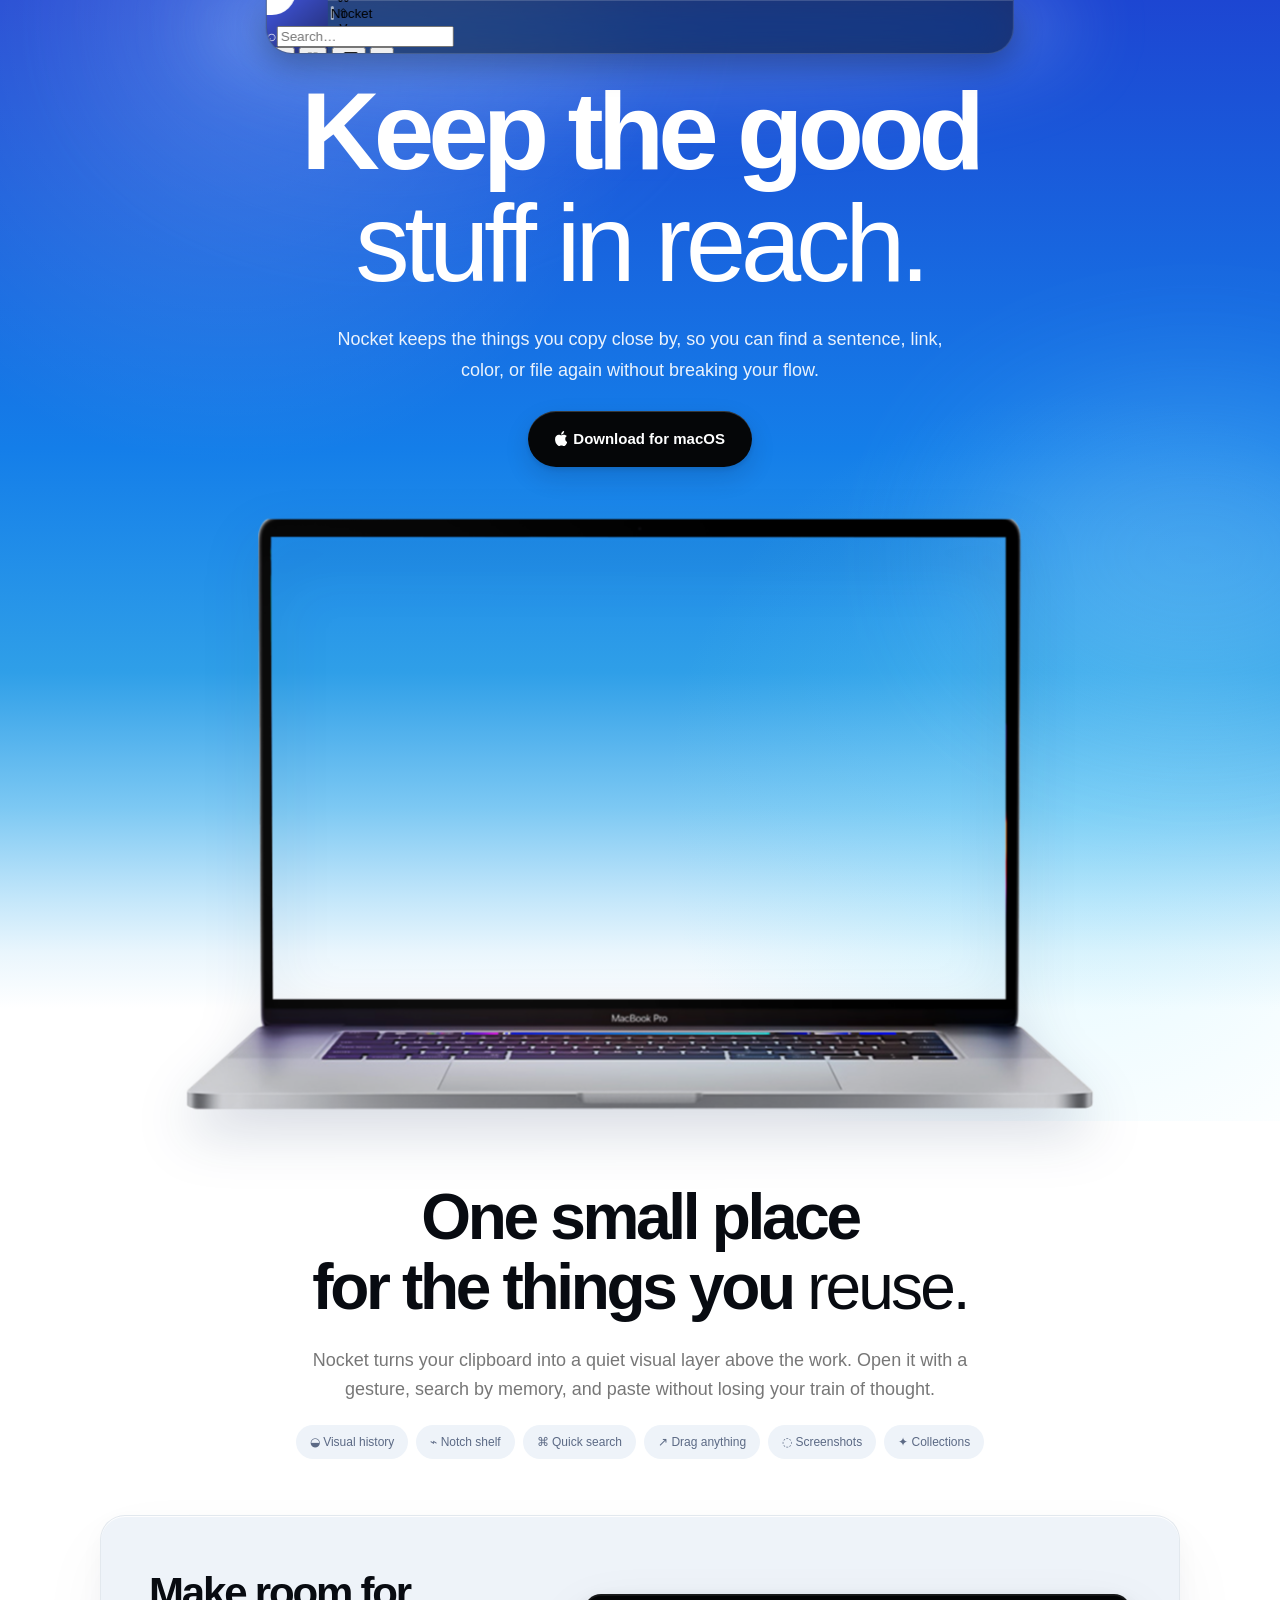
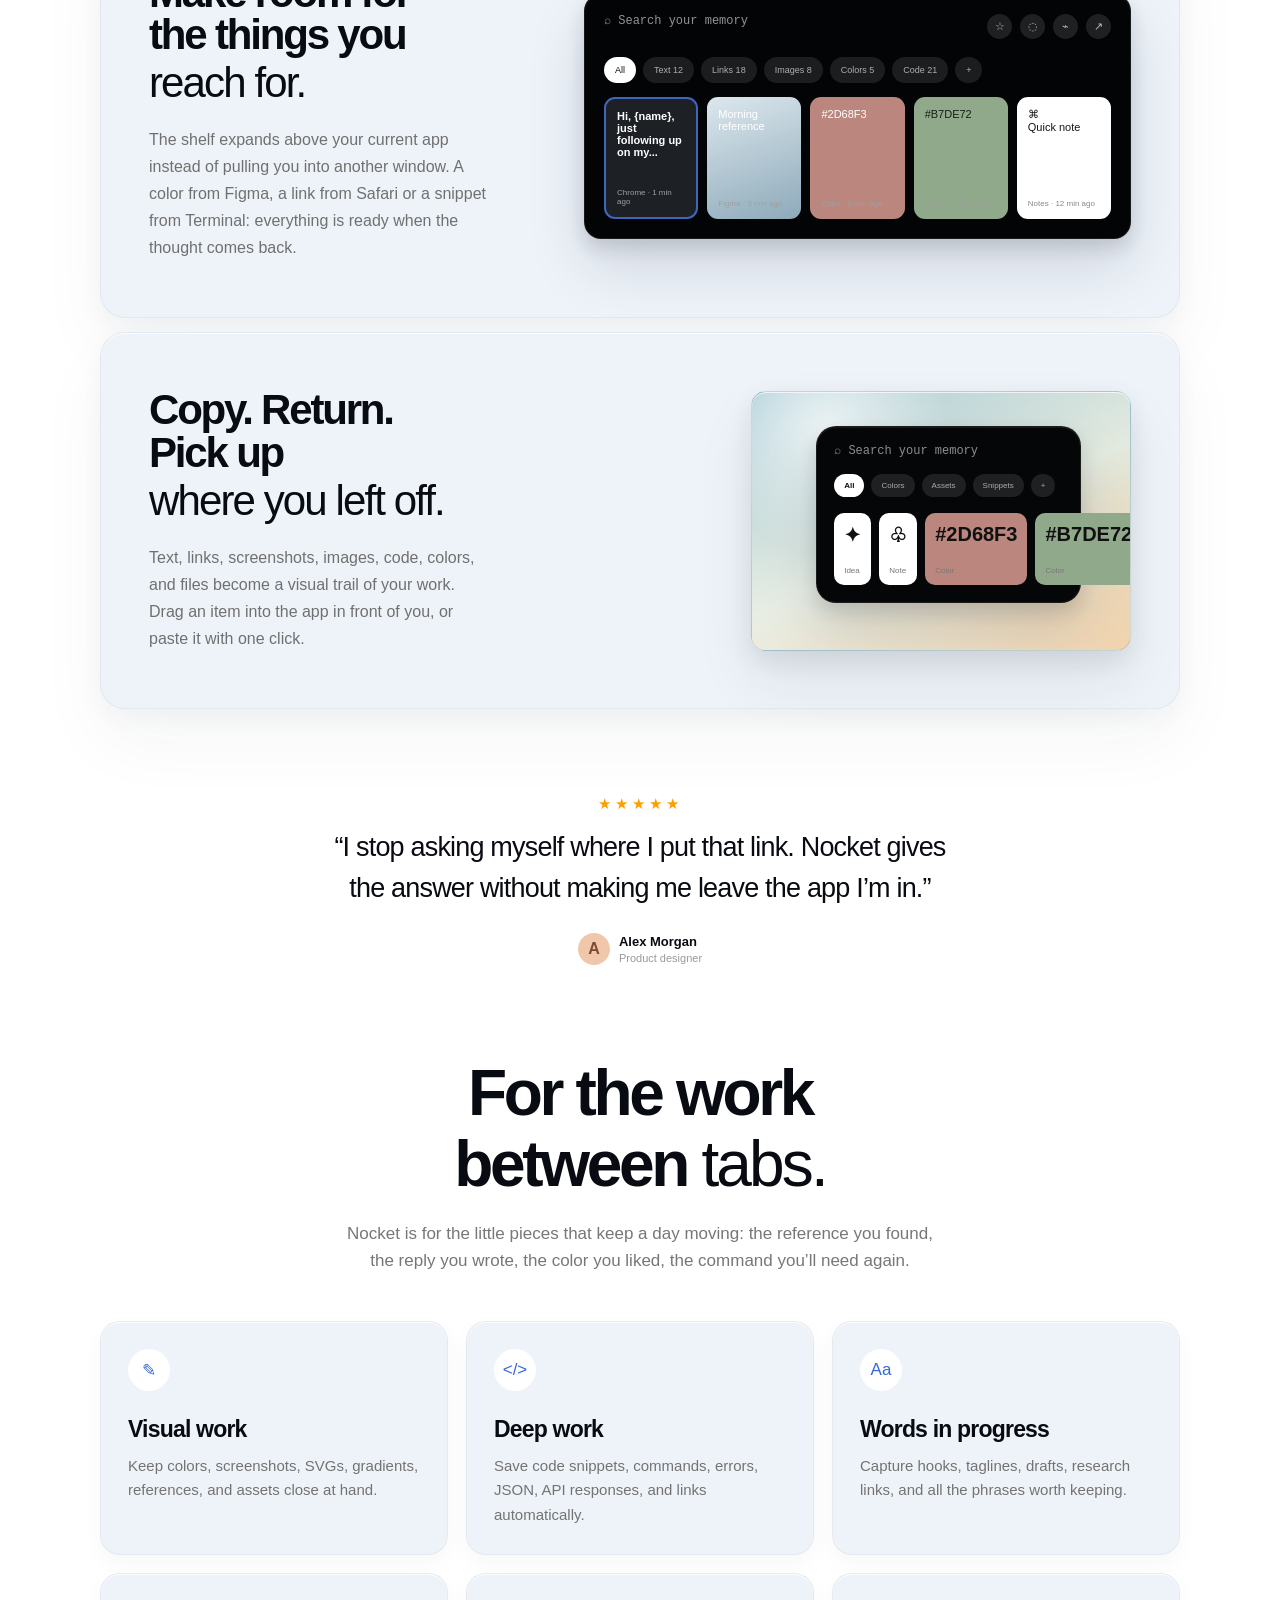
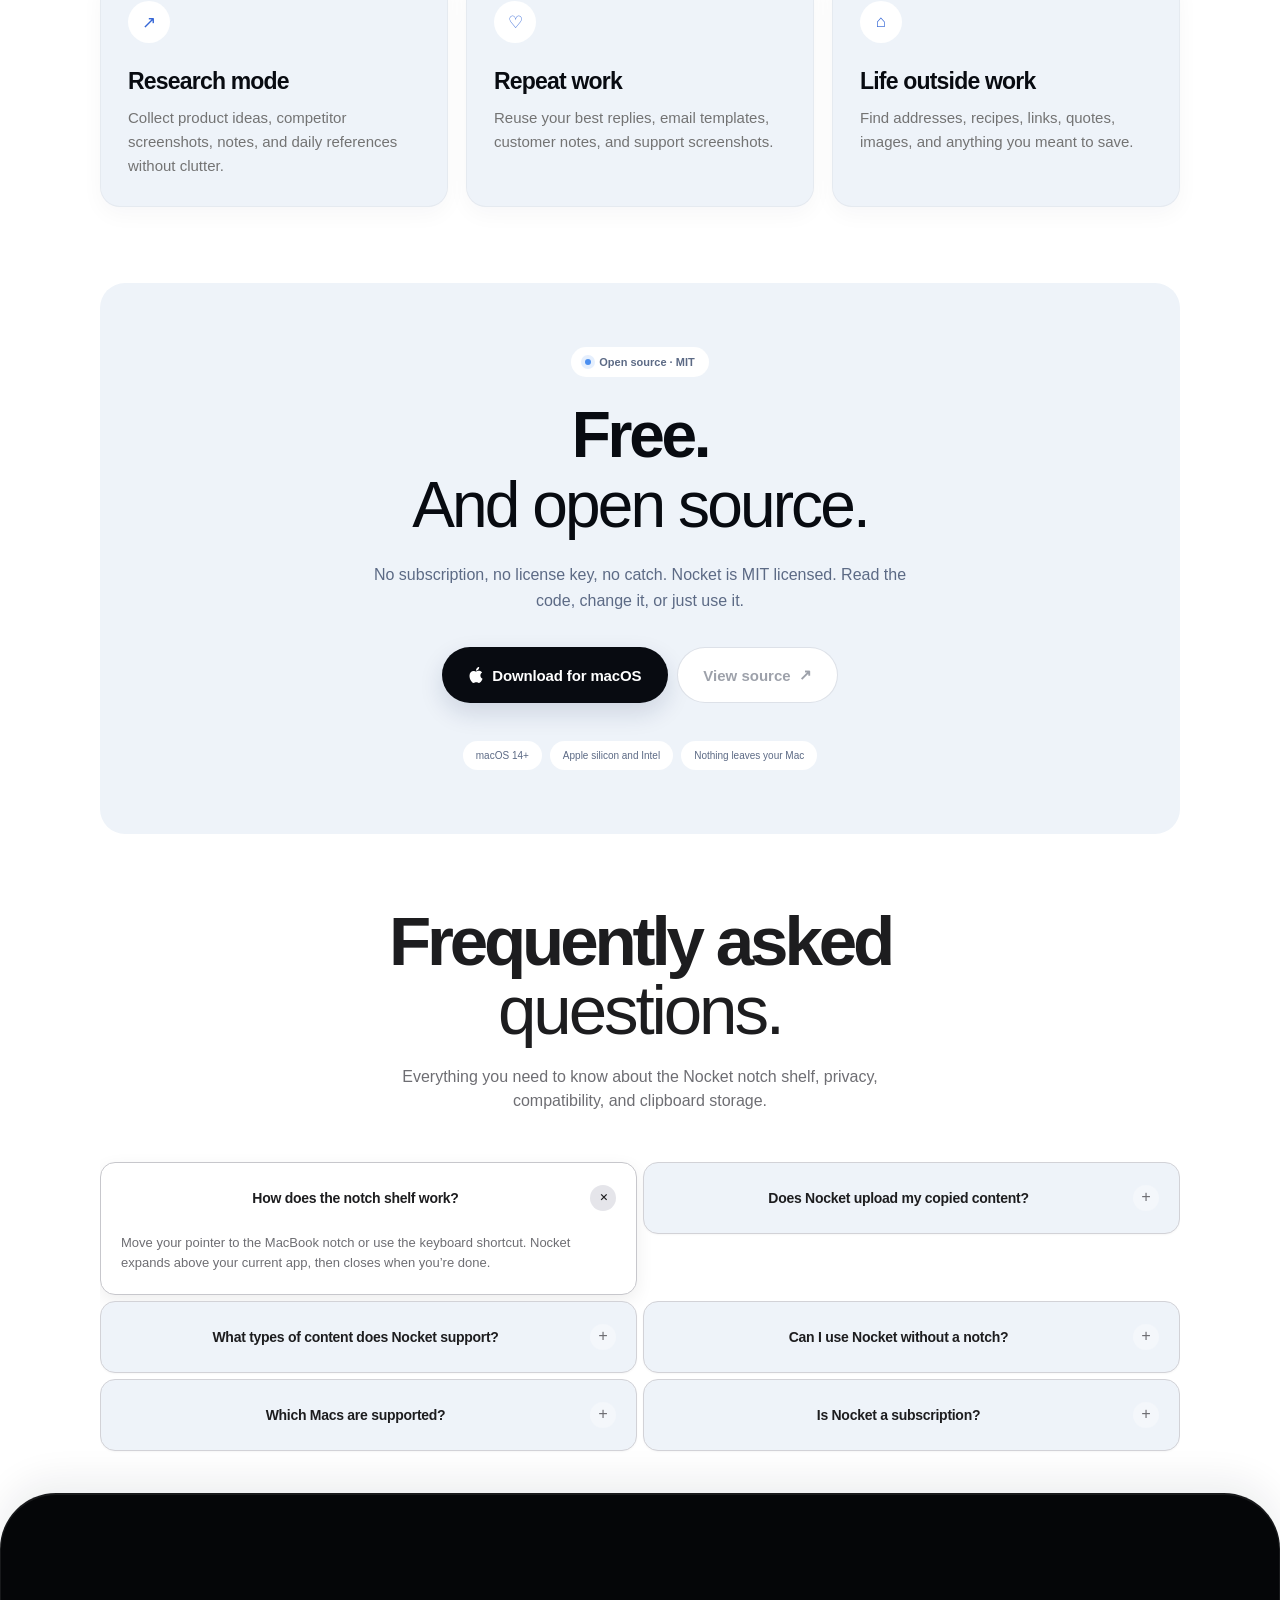
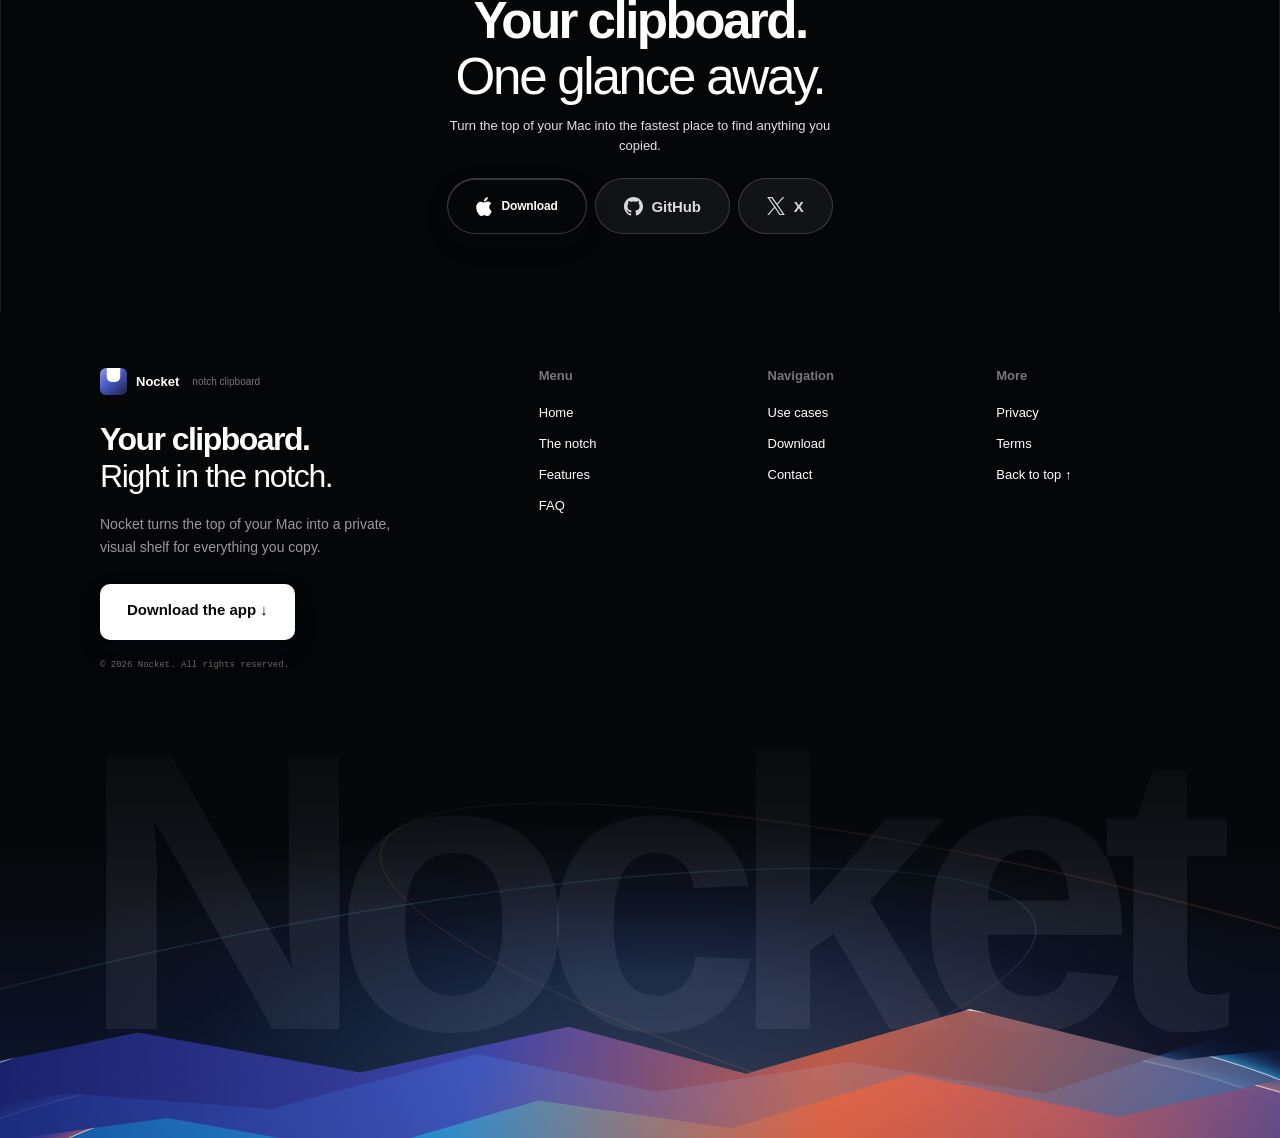
<file: website/index.html>
<!doctype html>
<html lang="en">
  <head>
    <meta charset="UTF-8" />
    <meta name="viewport" content="width=device-width, initial-scale=1.0" />
    <meta name="theme-color" content="#1d46d2" />
    <meta name="description" content="Nocket turns your MacBook notch into a fast, visual clipboard shelf." />
    <title>Nocket: Keep the good stuff in reach.</title>
    <link rel="icon" type="image/svg+xml" href="assets/nocket-icon.svg" />
    <link rel="stylesheet" href="styles.css?v=11" />
  </head>
  <body>
<header class="floating-nav" data-notch-nav>
      <button class="notch-peek-toggle" type="button" aria-expanded="false" aria-controls="notch-nav-shelf" aria-label="Open Nocket shelf">
        <img class="notch-peek-icon" src="assets/nocket-icon.svg" alt="" />
        <span>Nocket</span><kbd>⌘ ⇧ V</kbd>
      </button>
      <section class="notch-nav-shelf" id="notch-nav-shelf" aria-hidden="true" aria-label="Nocket shelf demo">
        <div class="notch-demo-toolbar">
          <label class="notch-demo-search"><span aria-hidden="true">⌕</span><input data-shelf-search type="search" placeholder="Search…" aria-label="Search demo clips" /></label>
          <div class="notch-demo-actions" aria-label="Shelf controls">
            <button type="button" data-shelf-pin aria-pressed="false" title="Pinned clips only">☆</button>
            <button type="button" data-shelf-view aria-pressed="false" title="List view">☷</button>
            <button type="button" data-shelf-clear title="Clear demo history">⌫</button>
            <button type="button" data-shelf-close title="Close shelf" aria-label="Close shelf">×</button>
          </div>
        </div>
        <div class="notch-demo-filters" role="toolbar" aria-label="Demo filters">
          <button class="is-active" type="button" data-shelf-filter="all">History <small>24</small></button>
          <button type="button" data-shelf-filter="text">Text <small>12</small></button>
          <button type="button" data-shelf-filter="link">Links <small>7</small></button>
          <button type="button" data-shelf-filter="color">Colors <small>5</small></button>
          <i aria-hidden="true"></i>
          <button type="button" data-shelf-filter="image">Images <small>3</small></button>
          <button type="button" data-shelf-filter="code">Code <small>4</small></button>
        </div>
        <div class="notch-demo-cards" data-shelf-cards>
          <button class="notch-demo-card demo-text is-pinned" type="button" data-kind="text" data-search="launch notes product copy text"><strong>Launch notes</strong><small>Notes · now</small></button>
          <button class="notch-demo-card demo-image" type="button" data-kind="image" data-search="morning reference image figma"><span>Morning<br />reference</span><small>Figma · 3m</small></button>
          <button class="notch-demo-card demo-color is-pinned" type="button" data-kind="color" data-search="blue color hex 2d68f3"><strong>#2D68F3</strong><small>Color · 6m</small></button>
          <button class="notch-demo-card demo-code" type="button" data-kind="code" data-search="swift command code shelf"><code>⌘ ⇧ V<br />toggleShelf()</code><small>Terminal · 9m</small></button>
          <button class="notch-demo-card demo-link" type="button" data-kind="link" data-search="design handoff figma link"><strong>Design handoff<br />in Figma</strong><small>Safari · 12m</small></button>
        </div>
        <p class="notch-demo-empty" hidden>Copy something and it shows up here.</p>
        <div class="notch-demo-confirm" data-shelf-confirm hidden><span>Clear demo history?</span><small>Only this preview is affected.</small><button type="button" data-shelf-cancel>Cancel</button><button type="button" data-shelf-confirm-clear>Clear</button></div>
      </section>
      <div class="nav-bar" aria-hidden="true">
        <a class="nav-brand" href="#top"><img class="app-icon" src="assets/nocket-icon.svg" alt="" /><strong>Nocket</strong></a><div class="nav-social"><a href="https://x.com/adriannviziteu" target="_blank" rel="noopener" aria-label="Nocket on X"><svg class="cta-icon cta-icon-x" viewBox="0 0 24 24" aria-hidden="true" focusable="false"><path d="M14.234 10.162 22.977 0h-2.072l-7.591 8.824L7.251 0H.258l9.168 13.343L.258 24H2.33l8.016-9.318L16.749 24h6.993zm-2.837 3.299-.929-1.329L3.076 1.56h3.182l5.965 8.532.929 1.329 7.754 11.09h-3.182z"/></svg></a><a href="https://github.com/adrianxviziteu/iPaste" target="_blank" rel="noopener" aria-label="Nocket on GitHub"><svg class="cta-icon cta-icon-github" viewBox="0 0 1024 1024" aria-hidden="true" focusable="false"><path fill-rule="evenodd" clip-rule="evenodd" d="M8 0C3.58 0 0 3.58 0 8C0 11.54 2.29 14.53 5.47 15.59C5.87 15.66 6.02 15.42 6.02 15.21C6.02 15.02 6.01 14.39 6.01 13.72C4 14.09 3.48 13.23 3.32 12.78C3.23 12.55 2.84 11.84 2.5 11.65C2.22 11.5 1.82 11.13 2.49 11.12C3.12 11.11 3.57 11.7 3.72 11.94C4.44 13.15 5.59 12.81 6.05 12.6C6.12 12.08 6.33 11.73 6.56 11.53C4.78 11.33 2.92 10.64 2.92 7.58C2.92 6.71 3.23 5.99 3.74 5.43C3.66 5.23 3.38 4.41 3.82 3.31C3.82 3.31 4.49 3.1 6.02 4.13C6.66 3.95 7.34 3.86 8.02 3.86C8.7 3.86 9.38 3.95 10.02 4.13C11.55 3.09 12.22 3.31 12.22 3.31C12.66 4.41 12.38 5.23 12.3 5.43C12.81 5.99 13.12 6.7 13.12 7.58C13.12 10.65 11.25 11.33 9.47 11.53C9.76 11.78 10.01 12.26 10.01 13.01C10.01 14.08 10 14.94 10 15.21C10 15.42 10.15 15.67 10.55 15.59C13.71 14.53 16 11.53 16 8C16 3.58 12.42 0 8 0Z" transform="scale(64)"/></svg></a></div>
        <nav class="nav-links"><a href="#notch" data-i18n="nav.idea">The idea</a><a href="#features" data-i18n="nav.inside">Inside Nocket</a><a href="#faq" data-i18n="nav.faq">FAQ</a></nav>
        <a class="download-pill download-link" data-download-link href="https://github.com/adrianxviziteu/iPaste/releases/latest/download/iPaste.zip"><svg class="apple-logo" viewBox="0 0 814 1000" aria-hidden="true" focusable="false"><path d="M788.1 340.9c-5.8 4.5-108.2 62.2-108.2 190.5 0 148.4 130.3 200.9 134.2 202.2-.6 3.2-20.7 71.9-68.7 141.9-42.8 61.6-87.5 123.1-155.5 123.1s-85.5-39.5-164-39.5c-76.5 0-103.7 40.8-165.9 40.8s-105.6-57-155.5-127C46.7 790.7 0 663 0 541.8c0-194.4 126.4-297.5 250.8-297.5 66.1 0 121.2 43.4 162.7 43.4 39.5 0 101.1-46 176.3-46 28.5 0 130.9 2.6 198.3 99.2zm-234-181.5c31.1-36.9 53.1-88.1 53.1-139.3 0-7.1-.6-14.3-1.9-20.1-50.6 1.9-110.8 33.7-147.1 75.8-28.5 32.4-55.1 83.6-55.1 135.5 0 7.8 1.3 15.6 1.9 18.1 3.2.6 8.4 1.3 13.6 1.3 45.4 0 102.5-30.4 135.5-71.3z"/></svg><span data-i18n="nav.download">Download</span> <span class="download-arrow">↓</span></a>
              </div>
    </header>

    <main id="top">
      <section class="hero">
        <div class="hero-glow hero-glow-one"></div><div class="hero-glow hero-glow-two"></div>
        <div class="hero-content">
          <h1 data-i18n="hero.title">Keep the good<br /><em>stuff in reach.</em></h1>
          <p data-i18n="hero.lead">Nocket keeps the things you copy close by, so you can find a sentence, link, color, or file again without breaking your flow.</p>
          <a class="hero-button download-link" data-download-link href="https://github.com/adrianxviziteu/iPaste/releases/latest/download/iPaste.zip"><svg class="apple-logo" viewBox="0 0 814 1000" aria-hidden="true" focusable="false"><path d="M788.1 340.9c-5.8 4.5-108.2 62.2-108.2 190.5 0 148.4 130.3 200.9 134.2 202.2-.6 3.2-20.7 71.9-68.7 141.9-42.8 61.6-87.5 123.1-155.5 123.1s-85.5-39.5-164-39.5c-76.5 0-103.7 40.8-165.9 40.8s-105.6-57-155.5-127C46.7 790.7 0 663 0 541.8c0-194.4 126.4-297.5 250.8-297.5 66.1 0 121.2 43.4 162.7 43.4 39.5 0 101.1-46 176.3-46 28.5 0 130.9 2.6 198.3 99.2zm-234-181.5c31.1-36.9 53.1-88.1 53.1-139.3 0-7.1-.6-14.3-1.9-20.1-50.6 1.9-110.8 33.7-147.1 75.8-28.5 32.4-55.1 83.6-55.1 135.5 0 7.8 1.3 15.6 1.9 18.1 3.2.6 8.4 1.3 13.6 1.3 45.4 0 102.5-30.4 135.5-71.3z"/></svg><span data-i18n="hero.cta">Download for macOS</span> <span class="download-arrow">↓</span></a>
        </div>
        <div class="image-macbook" data-macbook-image data-i18n-aria="hero.mockupAria" aria-label="Nocket MacBook mockup">
          <img src="assets/macbook-mockup.png" data-i18n-alt="hero.mockupAlt" alt="MacBook mockup showing Nocket" />
          <div class="image-screen-overlay" aria-hidden="true">
            <div class="overlay-top"><span></span><b>Nocket</b><small>⌘ ⇧ V</small></div>
            <div class="overlay-content"><small data-i18n="overlay.label">CLIPBOARD</small><strong data-i18n="overlay.title">Keep the good<br />stuff in reach.</strong><div class="overlay-search">⌕ <span data-i18n="overlay.search">Search your clipboard</span><i>⌘ K</i></div><div class="overlay-item"><b>Aa</b><span data-i18n="overlay.itemOne">Launch notes</span><small data-i18n="overlay.itemOneTime">now</small></div><div class="overlay-item"><b>↗</b><span data-i18n="overlay.itemTwo">Design handoff in Figma</span><small data-i18n="overlay.itemTwoTime">3m</small></div></div>
          </div>
        </div>
      </section>

      <section class="intro section-white" id="notch"><h2 data-i18n="intro.title">One small place<br />for the things you <em>reuse.</em></h2><p data-i18n="intro.lead">Nocket turns your clipboard into a quiet visual layer above the work. Open it with a gesture, search by memory, and paste without losing your train of thought.</p><div class="feature-tags"><span data-i18n="tag.history">◒ Visual history</span><span data-i18n="tag.shelf">⌁ Notch shelf</span><span data-i18n="tag.search">⌘ Quick search</span><span data-i18n="tag.drag">↗ Drag anything</span><span data-i18n="tag.shots">◌ Screenshots</span><span data-i18n="tag.collections">✦ Collections</span></div></section>

      <section class="feature-panel section-white" id="features"><div class="panel-copy"><h2 data-i18n="features.title">Make room for<br />the things you<br /><em>reach for.</em></h2><p data-i18n="features.lead">The shelf expands above your current app instead of pulling you into another window. A color from Figma, a link from Safari or a snippet from Terminal: everything is ready when the thought comes back.</p></div><div class="wide-app-preview"><div class="wide-toolbar"><span data-i18n="wide.search">⌕ Search your memory</span><div><i>☆</i><i>◌</i><i>⌁</i><i>↗</i></div></div><div class="wide-filters"><span data-i18n="wide.all">All</span><b data-i18n="wide.text">Text 12</b><b data-i18n="wide.links">Links 18</b><b data-i18n="wide.images">Images 8</b><b data-i18n="wide.colors">Colors 5</b><b data-i18n="wide.code">Code 21</b><b>+</b></div><div class="wide-grid"><div class="wide-clip selected"><strong data-i18n="clip.one">Hi, {name},<br />just following up on my...</strong><small data-i18n="clip.oneMeta">Chrome · 1 min ago</small></div><div class="wide-clip sky-clip"><span data-i18n="clip.two">Morning<br />reference</span><small data-i18n="clip.twoMeta">Figma · 3 min ago</small></div><div class="wide-clip pink-clip"><span>#2D68F3</span><small data-i18n="clip.threeMeta">Color · 6 min ago</small></div><div class="wide-clip green-clip"><span>#B7DE72</span><small data-i18n="clip.fourMeta">Color · 8 min ago</small></div><div class="wide-clip white-clip"><span data-i18n="clip.five">⌘<br />Quick note</span><small data-i18n="clip.fiveMeta">Notes · 12 min ago</small></div></div></div></section>

      <section class="feature-panel section-white reverse-panel"><div class="panel-copy"><h2 data-i18n="reverse.title">Copy. Return.<br />Pick up<br /><em>where you left off.</em></h2><p data-i18n="reverse.lead">Text, links, screenshots, images, code, colors, and files become a visual trail of your work. Drag an item into the app in front of you, or paste it with one click.</p></div><div class="notch-preview"><div class="notch-glow"></div><div class="notch-window"><div class="notch-search">⌕ <span data-i18n="notch.search">Search your memory</span></div><div class="notch-pills"><b data-i18n="notch.all">All</b><span data-i18n="notch.colors">Colors</span><span data-i18n="notch.assets">Assets</span><span data-i18n="notch.snippets">Snippets</span><span>+</span></div><div class="notch-items"><div class="notch-item light"><strong>✦</strong><small data-i18n="notch.idea">Idea</small></div><div class="notch-item light"><strong>♧</strong><small data-i18n="notch.note">Note</small></div><div class="notch-item pink"><strong>#2D68F3</strong><small data-i18n="notch.color">Color</small></div><div class="notch-item lime"><strong>#B7DE72</strong><small data-i18n="notch.color">Color</small></div></div></div></div></section>

      <section class="testimonial section-white"><div class="stars">★★★★★</div><blockquote data-i18n="quote.text">“I stop asking myself where I put that link. Nocket gives the answer without making me leave the app I’m in.”</blockquote><div class="testimonial-person"><span class="avatar">A</span><div><strong>Alex Morgan</strong><small data-i18n="quote.role">Product designer</small></div></div></section>

      <section class="audiences section-white" id="use-cases"><h2 data-i18n="use.title">For the work<br />between <em>tabs.</em></h2><p data-i18n="use.lead">Nocket is for the little pieces that keep a day moving: the reference you found, the reply you wrote, the color you liked, the command you’ll need again.</p><div class="audience-grid"><article><span class="audience-icon">✎</span><h3 data-i18n="use.oneTitle">Visual work</h3><p data-i18n="use.oneBody">Keep colors, screenshots, SVGs, gradients, references, and assets close at hand.</p></article><article><span class="audience-icon">&lt;/&gt;</span><h3 data-i18n="use.twoTitle">Deep work</h3><p data-i18n="use.twoBody">Save code snippets, commands, errors, JSON, API responses, and links automatically.</p></article><article><span class="audience-icon">Aa</span><h3 data-i18n="use.threeTitle">Words in progress</h3><p data-i18n="use.threeBody">Capture hooks, taglines, drafts, research links, and all the phrases worth keeping.</p></article><article><span class="audience-icon">↗</span><h3 data-i18n="use.fourTitle">Research mode</h3><p data-i18n="use.fourBody">Collect product ideas, competitor screenshots, notes, and daily references without clutter.</p></article><article><span class="audience-icon">♡</span><h3 data-i18n="use.fiveTitle">Repeat work</h3><p data-i18n="use.fiveBody">Reuse your best replies, email templates, customer notes, and support screenshots.</p></article><article><span class="audience-icon">⌂</span><h3 data-i18n="use.sixTitle">Life outside work</h3><p data-i18n="use.sixBody">Find addresses, recipes, links, quotes, images, and anything you meant to save.</p></article></div></section>

      <section class="pricing" id="pricing"><div class="section-white"><div class="oss-inner"><span class="oss-eyebrow"><i class="oss-dot"></i><span data-i18n="oss.eyebrow">Open source · MIT</span></span><h2 data-i18n="oss.title">Free.<br /><em>And open source.</em></h2><p class="oss-lead" data-i18n="oss.lead">No subscription, no license key, no catch. Nocket is MIT licensed. Read the code, change it, or just use it.</p><div class="oss-actions"><a class="oss-cta download-link" data-download-link href="https://github.com/adrianxviziteu/iPaste/releases/latest/download/iPaste.zip"><svg class="apple-logo" viewBox="0 0 814 1000" aria-hidden="true" focusable="false"><path d="M788.1 340.9c-5.8 4.5-108.2 62.2-108.2 190.5 0 148.4 130.3 200.9 134.2 202.2-.6 3.2-20.7 71.9-68.7 141.9-42.8 61.6-87.5 123.1-155.5 123.1s-85.5-39.5-164-39.5c-76.5 0-103.7 40.8-165.9 40.8s-105.6-57-155.5-127C46.7 790.7 0 663 0 541.8c0-194.4 126.4-297.5 250.8-297.5 66.1 0 121.2 43.4 162.7 43.4 39.5 0 101.1-46 176.3-46 28.5 0 130.9 2.6 198.3 99.2zm-234-181.5c31.1-36.9 53.1-88.1 53.1-139.3 0-7.1-.6-14.3-1.9-20.1-50.6 1.9-110.8 33.7-147.1 75.8-28.5 32.4-55.1 83.6-55.1 135.5 0 7.8 1.3 15.6 1.9 18.1 3.2.6 8.4 1.3 13.6 1.3 45.4 0 102.5-30.4 135.5-71.3z"/></svg><span data-i18n="oss.cta">Download for macOS</span></a><a class="oss-ghost" href="https://github.com/adrianxviziteu/iPaste" target="_blank" rel="noopener"><span data-i18n="oss.source">View source</span> <span>↗</span></a></div><div class="oss-meta"><span data-i18n="oss.metaOne">macOS 14+</span><span data-i18n="oss.metaTwo">Apple silicon and Intel</span><span data-i18n="oss.metaThree">Nothing leaves your Mac</span></div></div></div></section>

      <section class="faq section-white" id="faq"><h2 data-i18n="faq.title">Frequently asked<br /><em>questions.</em></h2><p data-i18n="faq.lead">Everything you need to know about the Nocket notch shelf, privacy, compatibility, and clipboard storage.</p><div class="faq-grid"><details open><summary><span class="faq-q" data-i18n="faq.oneQ">How does the notch shelf work?</span><span>+</span></summary><p data-i18n="faq.oneA">Move your pointer to the MacBook notch or use the keyboard shortcut. Nocket expands above your current app, then closes when you’re done.</p></details><details><summary><span class="faq-q" data-i18n="faq.twoQ">Does Nocket upload my copied content?</span><span>+</span></summary><p data-i18n="faq.twoA">No. Your clipboard history stays on your Mac. Nocket is local first and private by default.</p></details><details><summary><span class="faq-q" data-i18n="faq.threeQ">What types of content does Nocket support?</span><span>+</span></summary><p data-i18n="faq.threeA">Text, links, screenshots, images, code, colors, and files, all organized in a visual history.</p></details><details><summary><span class="faq-q" data-i18n="faq.fourQ">Can I use Nocket without a notch?</span><span>+</span></summary><p data-i18n="faq.fourA">Yes. The notch shelf is the signature experience, while a keyboard shortcut keeps Nocket fast on Macs with any display.</p></details><details><summary><span class="faq-q" data-i18n="faq.fiveQ">Which Macs are supported?</span><span>+</span></summary><p data-i18n="faq.fiveA">Nocket is being built for modern Macs running macOS Sonoma 14 or later.</p></details><details><summary><span class="faq-q" data-i18n="faq.sixQ">Is Nocket a subscription?</span><span>+</span></summary><p data-i18n="faq.sixA">No. Nocket is free and open source under the MIT license: no payment, no account, no catch.</p></details></div></section>

      <section class="download-section" id="download"><div class="download-inner"><h2 data-i18n="dl.title">Your clipboard.<br /><em>One glance away.</em></h2><p data-i18n="dl.lead">Turn the top of your Mac into the fastest place to find anything you copied.</p><div class="download-actions" data-i18n-aria="dl.actionsAria" aria-label="Nocket links"><a class="hero-button cta-action cta-action-primary download-link" data-download-link href="https://github.com/adrianxviziteu/iPaste/releases/latest/download/iPaste.zip"><svg class="cta-icon cta-icon-apple" viewBox="0 0 814 1000" aria-hidden="true" focusable="false"><path d="M788.1 340.9c-5.8 4.5-108.2 62.2-108.2 190.5 0 148.4 130.3 200.9 134.2 202.2-.6 3.2-20.7 71.9-68.7 141.9-42.8 61.6-87.5 123.1-155.5 123.1s-85.5-39.5-164-39.5c-76.5 0-103.7 40.8-165.9 40.8s-105.6-57-155.5-127C46.7 790.7 0 663 0 541.8c0-194.4 126.4-297.5 250.8-297.5 66.1 0 121.2 43.4 162.7 43.4 39.5 0 101.1-46 176.3-46 28.5 0 130.9 2.6 198.3 99.2zm-234-181.5c31.1-36.9 53.1-88.1 53.1-139.3 0-7.1-.6-14.3-1.9-20.1-50.6 1.9-110.8 33.7-147.1 75.8-28.5 32.4-55.1 83.6-55.1 135.5 0 7.8 1.3 15.6 1.9 18.1 3.2.6 8.4 1.3 13.6 1.3 45.4 0 102.5-30.4 135.5-71.3z"/></svg><span data-i18n="dl.cta">Download</span></a><a class="cta-action" href="https://github.com/adrianxviziteu/iPaste" target="_blank" rel="noopener"><svg class="cta-icon cta-icon-github" viewBox="0 0 1024 1024" aria-hidden="true" focusable="false"><path fill-rule="evenodd" clip-rule="evenodd" d="M8 0C3.58 0 0 3.58 0 8C0 11.54 2.29 14.53 5.47 15.59C5.87 15.66 6.02 15.42 6.02 15.21C6.02 15.02 6.01 14.39 6.01 13.72C4 14.09 3.48 13.23 3.32 12.78C3.23 12.55 2.84 11.84 2.5 11.65C2.22 11.5 1.82 11.13 2.49 11.12C3.12 11.11 3.57 11.7 3.72 11.94C4.44 13.15 5.59 12.81 6.05 12.6C6.12 12.08 6.33 11.73 6.56 11.53C4.78 11.33 2.92 10.64 2.92 7.58C2.92 6.71 3.23 5.99 3.74 5.43C3.66 5.23 3.38 4.41 3.82 3.31C3.82 3.31 4.49 3.1 6.02 4.13C6.66 3.95 7.34 3.86 8.02 3.86C8.7 3.86 9.38 3.95 10.02 4.13C11.55 3.09 12.22 3.31 12.22 3.31C12.66 4.41 12.38 5.23 12.3 5.43C12.81 5.99 13.12 6.7 13.12 7.58C13.12 10.65 11.25 11.33 9.47 11.53C9.76 11.78 10.01 12.26 10.01 13.01C10.01 14.08 10 14.94 10 15.21C10 15.42 10.15 15.67 10.55 15.59C13.71 14.53 16 11.53 16 8C16 3.58 12.42 0 8 0Z" transform="scale(64)"/></svg>GitHub</a><a class="cta-action" href="https://x.com/adriannviziteu" target="_blank" rel="noopener" data-i18n-aria="dl.xAria" aria-label="Nocket on X"><svg class="cta-icon cta-icon-x" viewBox="0 0 24 24" aria-hidden="true" focusable="false"><path d="M14.234 10.162 22.977 0h-2.072l-7.591 8.824L7.251 0H.258l9.168 13.343L.258 24H2.33l8.016-9.318L16.749 24h6.993zm-2.837 3.299-.929-1.329L3.076 1.56h3.182l5.965 8.532.929 1.329 7.754 11.09h-3.182z"/></svg>X</a></div><small data-i18n="dl.note">macOS Sonoma 14 or later · Latest build</small></div></section>
    </main>

      <footer class="footer"><div class="footer-inner section-white"><div class="footer-product"><div class="price-title"><img class="app-icon" src="assets/nocket-icon.svg" alt="" /><strong>Nocket</strong><small data-i18n="footer.tagline">notch clipboard</small></div><h2 data-i18n="footer.title">Your clipboard.<br /><em>Right in the notch.</em></h2><p data-i18n="footer.lead">Nocket turns the top of your Mac into a private, visual shelf for everything you copy.</p><a class="footer-button download-link" data-download-link href="https://github.com/adrianxviziteu/iPaste/releases/latest/download/iPaste.zip"><span data-i18n="footer.cta">Download the app</span> ↓</a><small data-i18n="footer.copy">© 2026 Nocket. All rights reserved.</small></div><div class="footer-column"><strong data-i18n="footer.menu">Menu</strong><a href="#top" data-i18n="footer.home">Home</a><a href="#notch" data-i18n="footer.notch">The notch</a><a href="#features" data-i18n="footer.features">Features</a><a href="#faq" data-i18n="footer.faq">FAQ</a></div><div class="footer-column"><strong data-i18n="footer.nav">Navigation</strong><a href="#use-cases" data-i18n="footer.useCases">Use cases</a><a href="#download" data-i18n="footer.download">Download</a><a href="mailto:hello@ipaste.app" data-i18n="footer.contact">Contact</a></div><div class="footer-column"><strong data-i18n="footer.more">More</strong><a href="privacy.html" data-i18n="footer.privacy">Privacy</a><a href="terms.html" data-i18n="footer.terms">Terms</a><a href="#top" data-i18n="footer.top">Back to top ↑</a></div></div><div class="footer-stage" aria-hidden="true"><div class="footer-word">Nocket</div><i class="footer-orbit footer-orbit-one"></i><i class="footer-orbit footer-orbit-two"></i><i class="footer-flow footer-flow-one"></i><i class="footer-flow footer-flow-two"></i><i class="footer-flow footer-flow-three"></i></div></footer>
    <script src="script.js?v=11"></script>
  </body>
</html>
</file>
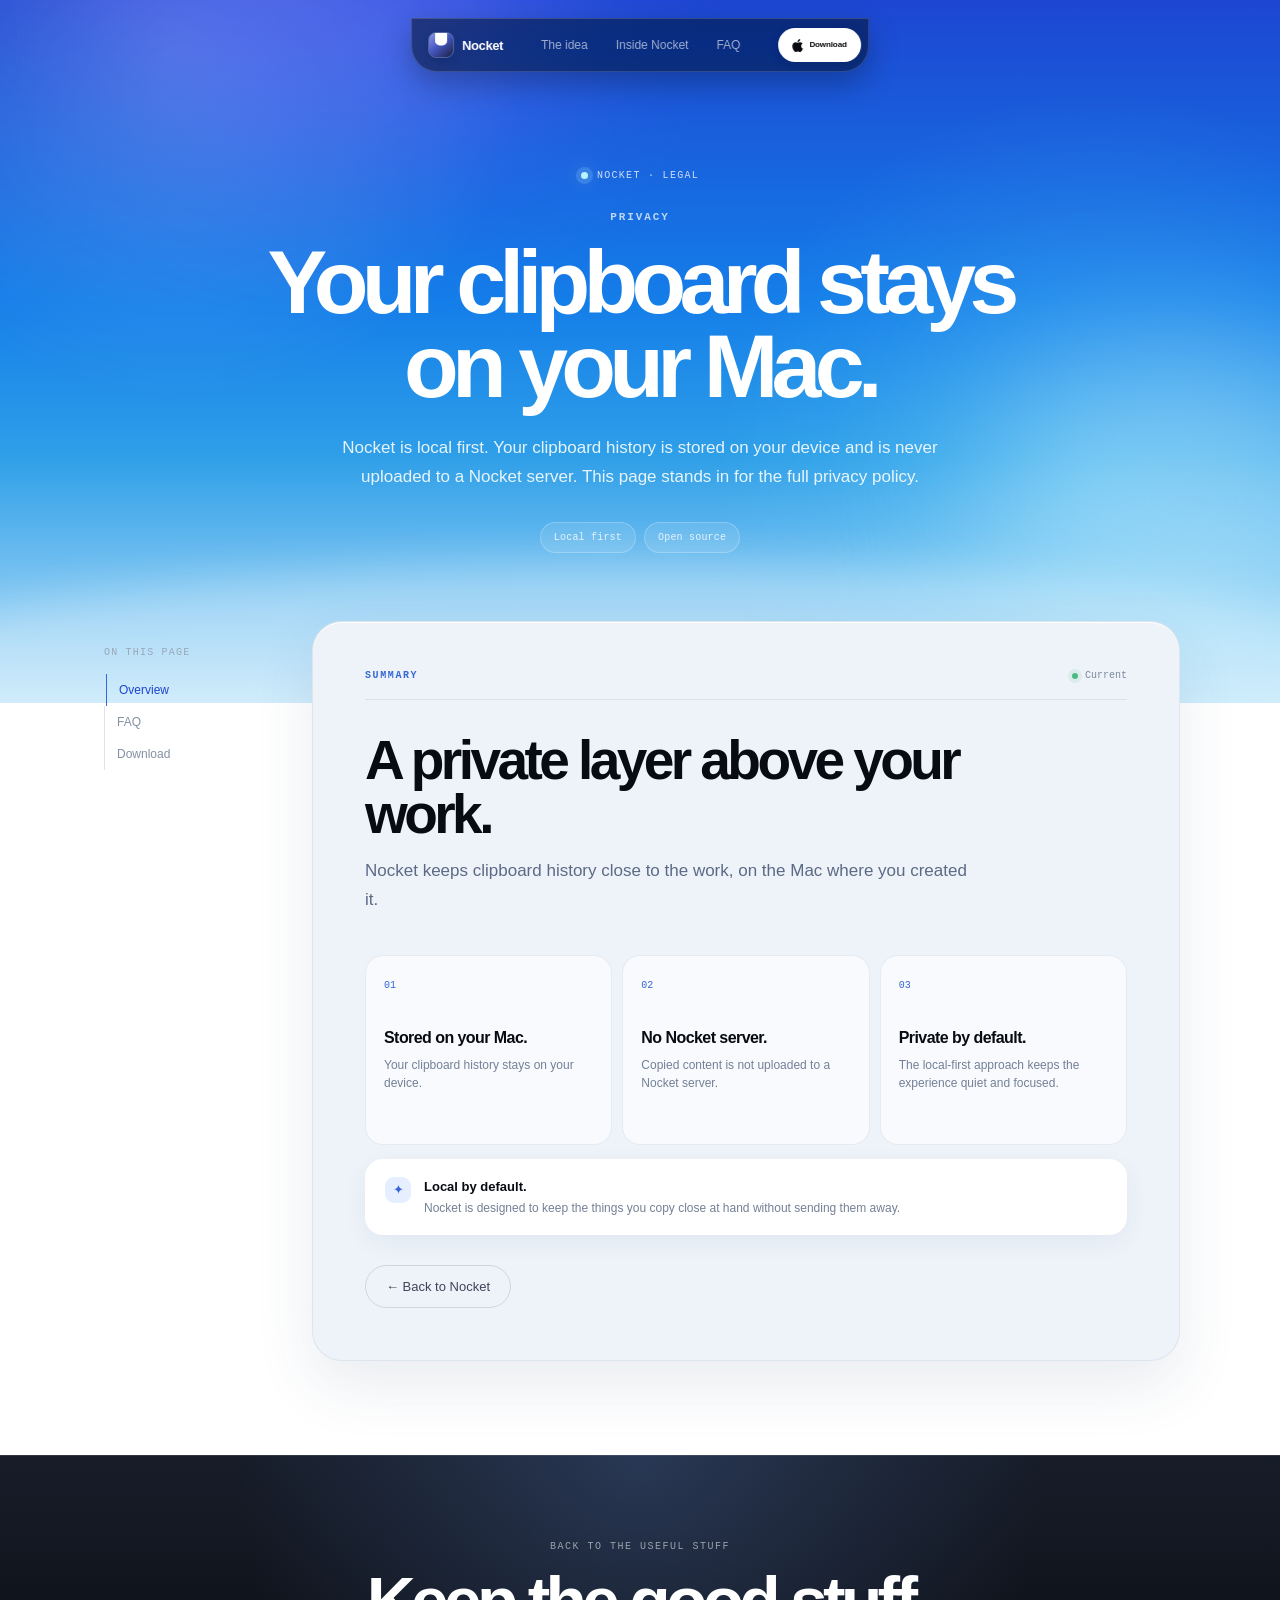
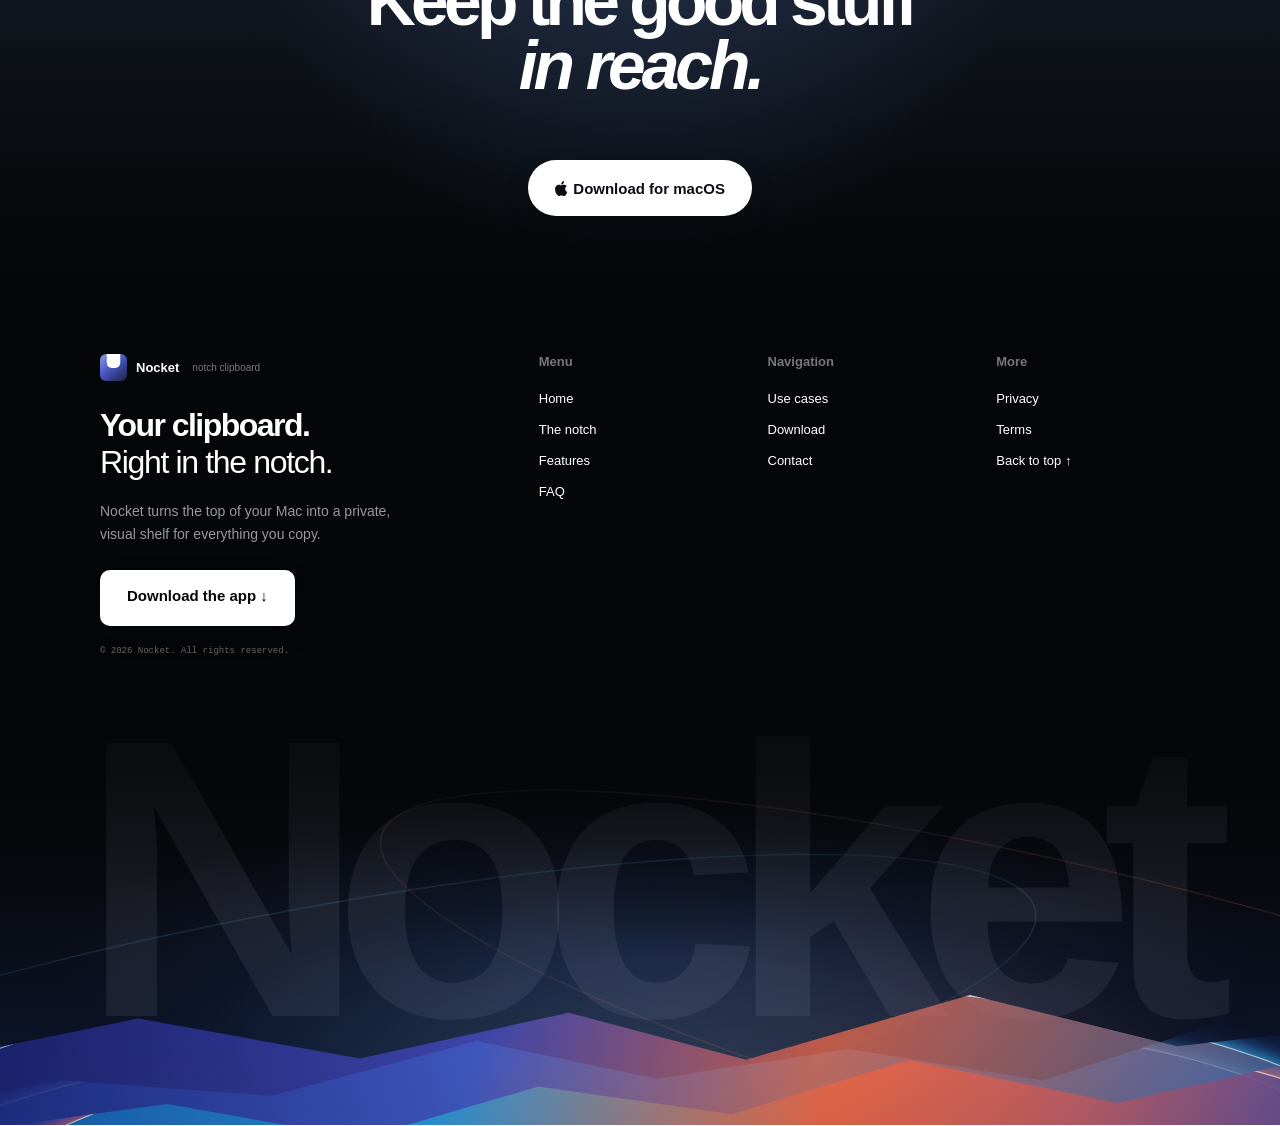
<file: website/privacy.html>
<!doctype html>
<html lang="en">
  <head>
    <meta charset="UTF-8" />
    <meta name="viewport" content="width=device-width,initial-scale=1" />
    <meta name="theme-color" content="#1d46d2" />
    <meta name="description" content="Nocket privacy overview." />
    <title>Nocket: Privacy</title>
    <link rel="icon" type="image/svg+xml" href="assets/nocket-icon.svg" />
    <link rel="stylesheet" href="styles.css?v=11" />
  </head>
  <body class="legal-page legal-privacy">
    <header class="floating-nav legal-nav">
      <div class="nav-bar">
        <a class="nav-brand" href="index.html"><img class="app-icon" src="assets/nocket-icon.svg" alt="" /><strong>Nocket</strong></a>
        <nav class="nav-links"><a href="index.html#notch" data-i18n="nav.idea">The idea</a><a href="index.html#features" data-i18n="nav.inside">Inside Nocket</a><a href="index.html#faq" data-i18n="nav.faq">FAQ</a></nav>
        <a class="download-pill download-link" data-download-link href="https://github.com/adrianxviziteu/iPaste/releases/latest/download/iPaste.zip"><svg class="apple-logo" viewBox="0 0 814 1000" aria-hidden="true" focusable="false"><path d="M788.1 340.9c-5.8 4.5-108.2 62.2-108.2 190.5 0 148.4 130.3 200.9 134.2 202.2-.6 3.2-20.7 71.9-68.7 141.9-42.8 61.6-87.5 123.1-155.5 123.1s-85.5-39.5-164-39.5c-76.5 0-103.7 40.8-165.9 40.8s-105.6-57-155.5-127C46.7 790.7 0 663 0 541.8c0-194.4 126.4-297.5 250.8-297.5 66.1 0 121.2 43.4 162.7 43.4 39.5 0 101.1-46 176.3-46 28.5 0 130.9 2.6 198.3 99.2zm-234-181.5c31.1-36.9 53.1-88.1 53.1-139.3 0-7.1-.6-14.3-1.9-20.1-50.6 1.9-110.8 33.7-147.1 75.8-28.5 32.4-55.1 83.6-55.1 135.5 0 7.8 1.3 15.6 1.9 18.1 3.2.6 8.4 1.3 13.6 1.3 45.4 0 102.5-30.4 135.5-71.3z"/></svg><span data-i18n="nav.download">Download</span></a>
      </div>
    </header>

    <main>
      <section class="legal-hero"><div class="legal-glow legal-glow-one"></div><div class="legal-glow legal-glow-two"></div><div class="legal-hero-inner"><p class="legal-kicker"><span class="legal-kicker-dot"></span><span data-i18n="legal.kicker">Nocket · Legal</span></p><p class="legal-eyebrow" data-i18n="privacy.eyebrow">Privacy</p><h1 data-i18n="privacy.title">Your clipboard stays on your Mac.</h1><p class="legal-lead" data-i18n="privacy.body">Nocket is local first. Your clipboard history is stored on your device and is never uploaded to a Nocket server. This page stands in for the full privacy policy.</p><div class="legal-hero-meta"><span data-i18n="legal.local">Local first</span><span data-i18n="legal.open">Open source</span></div></div></section>

      <section class="legal-content section-white"><div class="legal-layout"><aside class="legal-sidebar"><p data-i18n="legal.onThisPage">On this page</p><a class="is-active" href="#overview" data-i18n="legal.overview">Overview</a><a href="index.html#faq" data-i18n="footer.faq">FAQ</a><a href="index.html#download" data-i18n="footer.download">Download</a></aside><article class="legal-article" id="overview"><div class="legal-article-head"><span class="legal-article-label" data-i18n="legal.summary">Summary</span><span class="legal-article-status"><i></i><span data-i18n="legal.current">Current</span></span></div><h2 data-i18n="privacy.summaryTitle">A private layer above your work.</h2><p class="legal-article-intro" data-i18n="privacy.summaryBody">Nocket keeps clipboard history close to the work, on the Mac where you created it.</p><div class="legal-points"><div><span>01</span><h3 data-i18n="privacy.pointOneTitle">Stored on your Mac.</h3><p data-i18n="privacy.pointOneBody">Your clipboard history stays on your device.</p></div><div><span>02</span><h3 data-i18n="privacy.pointTwoTitle">No Nocket server.</h3><p data-i18n="privacy.pointTwoBody">Copied content is not uploaded to a Nocket server.</p></div><div><span>03</span><h3 data-i18n="privacy.pointThreeTitle">Private by default.</h3><p data-i18n="privacy.pointThreeBody">The local-first approach keeps the experience quiet and focused.</p></div></div><div class="legal-note"><span class="legal-note-mark">✦</span><div><strong data-i18n="privacy.noteTitle">Local by default.</strong><p data-i18n="privacy.noteBody">Nocket is designed to keep the things you copy close at hand without sending them away.</p></div></div><a class="legal-back" href="index.html" data-i18n="legal.back">← Back to Nocket</a></article></div></section>

      <section class="legal-cta"><div class="legal-cta-inner"><p class="legal-cta-label" data-i18n="legal.ctaLabel">Back to the useful stuff</p><h2 data-i18n="legal.ctaTitle">Keep the good stuff<br /><em>in reach.</em></h2><p data-i18n="legal.ctaBody">Your clipboard, one glance away.</p><a class="hero-button" href="index.html#download"><svg class="apple-logo" viewBox="0 0 814 1000" aria-hidden="true" focusable="false"><path d="M788.1 340.9c-5.8 4.5-108.2 62.2-108.2 190.5 0 148.4 130.3 200.9 134.2 202.2-.6 3.2-20.7 71.9-68.7 141.9-42.8 61.6-87.5 123.1-155.5 123.1s-85.5-39.5-164-39.5c-76.5 0-103.7 40.8-165.9 40.8s-105.6-57-155.5-127C46.7 790.7 0 663 0 541.8c0-194.4 126.4-297.5 250.8-297.5 66.1 0 121.2 43.4 162.7 43.4 39.5 0 101.1-46 176.3-46 28.5 0 130.9 2.6 198.3 99.2zm-234-181.5c31.1-36.9 53.1-88.1 53.1-139.3 0-7.1-.6-14.3-1.9-20.1-50.6 1.9-110.8 33.7-147.1 75.8-28.5 32.4-55.1 83.6-55.1 135.5 0 7.8 1.3 15.6 1.9 18.1 3.2.6 8.4 1.3 13.6 1.3 45.4 0 102.5-30.4 135.5-71.3z"/></svg><span data-i18n="nav.downloadMac">Download for macOS</span></a></div></section>
    </main>

    <footer class="footer legal-footer"><div class="footer-inner section-white"><div class="footer-product"><div class="price-title"><img class="app-icon" src="assets/nocket-icon.svg" alt="" /><strong>Nocket</strong><small data-i18n="footer.tagline">notch clipboard</small></div><h2 data-i18n="footer.title">Your clipboard.<br /><em>Right in the notch.</em></h2><p data-i18n="footer.lead">Nocket turns the top of your Mac into a private, visual shelf for everything you copy.</p><a class="footer-button download-link" data-download-link href="https://github.com/adrianxviziteu/iPaste/releases/latest/download/iPaste.zip"><span data-i18n="footer.cta">Download the app</span> ↓</a><small data-i18n="footer.copy">© 2026 Nocket. All rights reserved.</small></div><div class="footer-column"><strong data-i18n="footer.menu">Menu</strong><a href="index.html" data-i18n="footer.home">Home</a><a href="index.html#notch" data-i18n="footer.notch">The notch</a><a href="index.html#features" data-i18n="footer.features">Features</a><a href="index.html#faq" data-i18n="footer.faq">FAQ</a></div><div class="footer-column"><strong data-i18n="footer.nav">Navigation</strong><a href="index.html#use-cases" data-i18n="footer.useCases">Use cases</a><a href="index.html#download" data-i18n="footer.download">Download</a><a href="mailto:hello@ipaste.app" data-i18n="footer.contact">Contact</a></div><div class="footer-column"><strong data-i18n="footer.more">More</strong><a href="privacy.html" data-i18n="footer.privacy">Privacy</a><a href="terms.html" data-i18n="footer.terms">Terms</a><a href="index.html" data-i18n="footer.top">Back to top ↑</a></div></div><div class="footer-stage" aria-hidden="true"><div class="footer-word">Nocket</div><i class="footer-orbit footer-orbit-one"></i><i class="footer-orbit footer-orbit-two"></i><i class="footer-flow footer-flow-one"></i><i class="footer-flow footer-flow-two"></i><i class="footer-flow footer-flow-three"></i></div></footer>
    <script src="script.js?v=11"></script>
  </body>
</html>
</file>
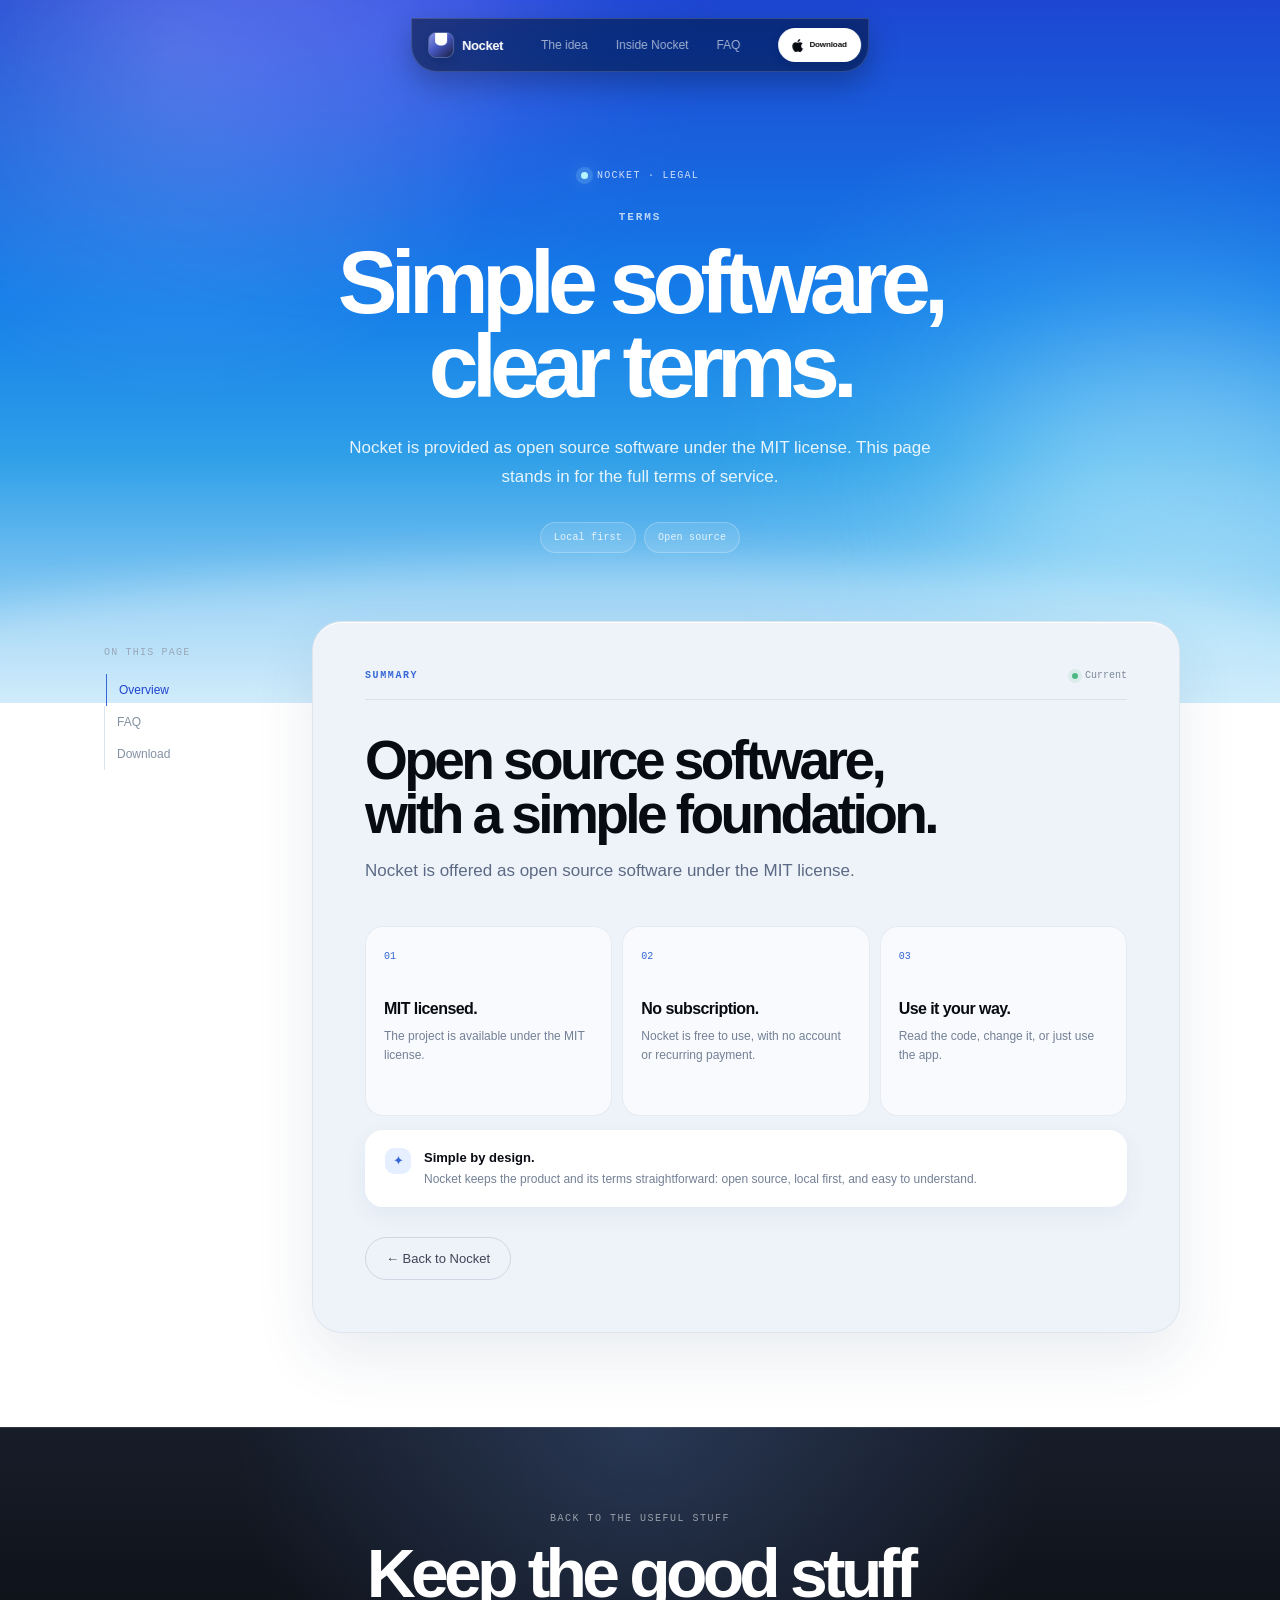
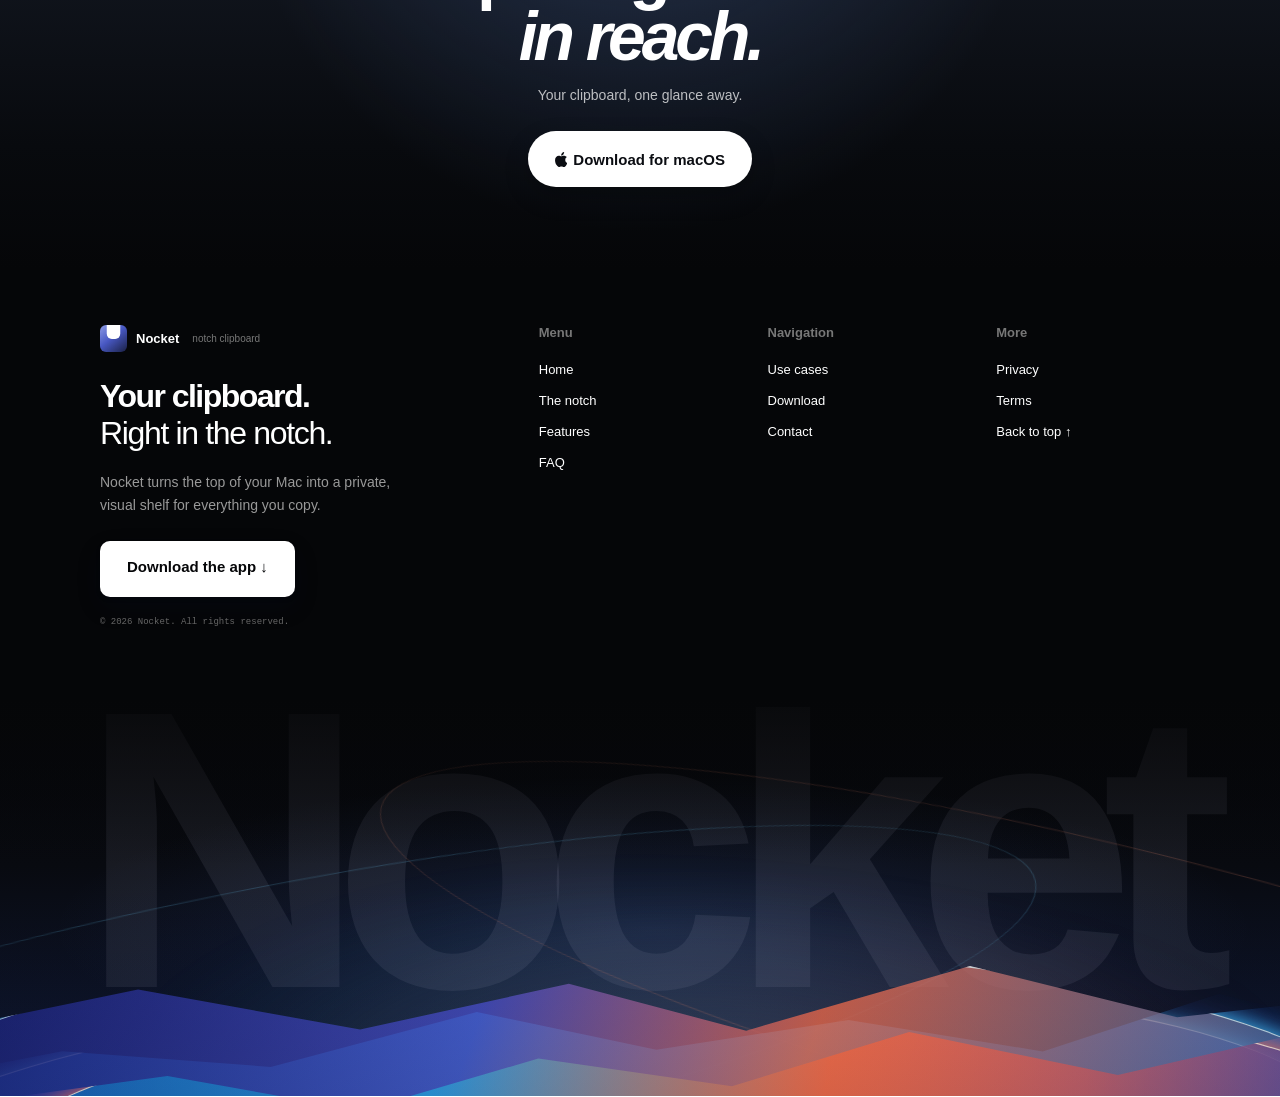
<file: website/terms.html>
<!doctype html>
<html lang="en">
  <head>
    <meta charset="UTF-8" />
    <meta name="viewport" content="width=device-width,initial-scale=1" />
    <meta name="theme-color" content="#1d46d2" />
    <meta name="description" content="Nocket terms overview." />
    <title>Nocket: Terms</title>
    <link rel="icon" type="image/svg+xml" href="assets/nocket-icon.svg" />
    <link rel="stylesheet" href="styles.css?v=11" />
  </head>
  <body class="legal-page legal-terms">
    <header class="floating-nav legal-nav"><div class="nav-bar"><a class="nav-brand" href="index.html"><img class="app-icon" src="assets/nocket-icon.svg" alt="" /><strong>Nocket</strong></a><nav class="nav-links"><a href="index.html#notch" data-i18n="nav.idea">The idea</a><a href="index.html#features" data-i18n="nav.inside">Inside Nocket</a><a href="index.html#faq" data-i18n="nav.faq">FAQ</a></nav><a class="download-pill download-link" data-download-link href="https://github.com/adrianxviziteu/iPaste/releases/latest/download/iPaste.zip"><svg class="apple-logo" viewBox="0 0 814 1000" aria-hidden="true" focusable="false"><path d="M788.1 340.9c-5.8 4.5-108.2 62.2-108.2 190.5 0 148.4 130.3 200.9 134.2 202.2-.6 3.2-20.7 71.9-68.7 141.9-42.8 61.6-87.5 123.1-155.5 123.1s-85.5-39.5-164-39.5c-76.5 0-103.7 40.8-165.9 40.8s-105.6-57-155.5-127C46.7 790.7 0 663 0 541.8c0-194.4 126.4-297.5 250.8-297.5 66.1 0 121.2 43.4 162.7 43.4 39.5 0 101.1-46 176.3-46 28.5 0 130.9 2.6 198.3 99.2zm-234-181.5c31.1-36.9 53.1-88.1 53.1-139.3 0-7.1-.6-14.3-1.9-20.1-50.6 1.9-110.8 33.7-147.1 75.8-28.5 32.4-55.1 83.6-55.1 135.5 0 7.8 1.3 15.6 1.9 18.1 3.2.6 8.4 1.3 13.6 1.3 45.4 0 102.5-30.4 135.5-71.3z"/></svg><span data-i18n="nav.download">Download</span></a></div></header>

    <main>
      <section class="legal-hero"><div class="legal-glow legal-glow-one"></div><div class="legal-glow legal-glow-two"></div><div class="legal-hero-inner"><p class="legal-kicker"><span class="legal-kicker-dot"></span><span data-i18n="legal.kicker">Nocket · Legal</span></p><p class="legal-eyebrow" data-i18n="terms.eyebrow">Terms</p><h1 data-i18n="terms.title">Simple software, clear terms.</h1><p class="legal-lead" data-i18n="terms.body">Nocket is provided as open source software under the MIT license. This page stands in for the full terms of service.</p><div class="legal-hero-meta"><span data-i18n="legal.local">Local first</span><span data-i18n="legal.open">Open source</span></div></div></section>

      <section class="legal-content section-white"><div class="legal-layout"><aside class="legal-sidebar"><p data-i18n="legal.onThisPage">On this page</p><a class="is-active" href="#overview" data-i18n="legal.overview">Overview</a><a href="index.html#faq" data-i18n="footer.faq">FAQ</a><a href="index.html#download" data-i18n="footer.download">Download</a></aside><article class="legal-article" id="overview"><div class="legal-article-head"><span class="legal-article-label" data-i18n="legal.summary">Summary</span><span class="legal-article-status"><i></i><span data-i18n="legal.current">Current</span></span></div><h2 data-i18n="terms.summaryTitle">Open source software, with a simple foundation.</h2><p class="legal-article-intro" data-i18n="terms.summaryBody">Nocket is offered as open source software under the MIT license.</p><div class="legal-points"><div><span>01</span><h3 data-i18n="terms.pointOneTitle">MIT licensed.</h3><p data-i18n="terms.pointOneBody">The project is available under the MIT license.</p></div><div><span>02</span><h3 data-i18n="terms.pointTwoTitle">No subscription.</h3><p data-i18n="terms.pointTwoBody">Nocket is free to use, with no account or recurring payment.</p></div><div><span>03</span><h3 data-i18n="terms.pointThreeTitle">Use it your way.</h3><p data-i18n="terms.pointThreeBody">Read the code, change it, or just use the app.</p></div></div><div class="legal-note"><span class="legal-note-mark">✦</span><div><strong data-i18n="terms.noteTitle">Simple by design.</strong><p data-i18n="terms.noteBody">Nocket keeps the product and its terms straightforward: open source, local first, and easy to understand.</p></div></div><a class="legal-back" href="index.html" data-i18n="legal.back">← Back to Nocket</a></article></div></section>

      <section class="legal-cta"><div class="legal-cta-inner"><p class="legal-cta-label" data-i18n="legal.ctaLabel">Back to the useful stuff</p><h2 data-i18n="legal.ctaTitle">Keep the good stuff<br /><em>in reach.</em></h2><p data-i18n="legal.ctaBody">Your clipboard, one glance away.</p><a class="hero-button" href="index.html#download"><svg class="apple-logo" viewBox="0 0 814 1000" aria-hidden="true" focusable="false"><path d="M788.1 340.9c-5.8 4.5-108.2 62.2-108.2 190.5 0 148.4 130.3 200.9 134.2 202.2-.6 3.2-20.7 71.9-68.7 141.9-42.8 61.6-87.5 123.1-155.5 123.1s-85.5-39.5-164-39.5c-76.5 0-103.7 40.8-165.9 40.8s-105.6-57-155.5-127C46.7 790.7 0 663 0 541.8c0-194.4 126.4-297.5 250.8-297.5 66.1 0 121.2 43.4 162.7 43.4 39.5 0 101.1-46 176.3-46 28.5 0 130.9 2.6 198.3 99.2zm-234-181.5c31.1-36.9 53.1-88.1 53.1-139.3 0-7.1-.6-14.3-1.9-20.1-50.6 1.9-110.8 33.7-147.1 75.8-28.5 32.4-55.1 83.6-55.1 135.5 0 7.8 1.3 15.6 1.9 18.1 3.2.6 8.4 1.3 13.6 1.3 45.4 0 102.5-30.4 135.5-71.3z"/></svg><span data-i18n="nav.downloadMac">Download for macOS</span></a></div></section>
    </main>

    <footer class="footer legal-footer"><div class="footer-inner section-white"><div class="footer-product"><div class="price-title"><img class="app-icon" src="assets/nocket-icon.svg" alt="" /><strong>Nocket</strong><small data-i18n="footer.tagline">notch clipboard</small></div><h2 data-i18n="footer.title">Your clipboard.<br /><em>Right in the notch.</em></h2><p data-i18n="footer.lead">Nocket turns the top of your Mac into a private, visual shelf for everything you copy.</p><a class="footer-button download-link" data-download-link href="https://github.com/adrianxviziteu/iPaste/releases/latest/download/iPaste.zip"><span data-i18n="footer.cta">Download the app</span> ↓</a><small data-i18n="footer.copy">© 2026 Nocket. All rights reserved.</small></div><div class="footer-column"><strong data-i18n="footer.menu">Menu</strong><a href="index.html" data-i18n="footer.home">Home</a><a href="index.html#notch" data-i18n="footer.notch">The notch</a><a href="index.html#features" data-i18n="footer.features">Features</a><a href="index.html#faq" data-i18n="footer.faq">FAQ</a></div><div class="footer-column"><strong data-i18n="footer.nav">Navigation</strong><a href="index.html#use-cases" data-i18n="footer.useCases">Use cases</a><a href="index.html#download" data-i18n="footer.download">Download</a><a href="mailto:hello@ipaste.app" data-i18n="footer.contact">Contact</a></div><div class="footer-column"><strong data-i18n="footer.more">More</strong><a href="privacy.html" data-i18n="footer.privacy">Privacy</a><a href="terms.html" data-i18n="footer.terms">Terms</a><a href="index.html" data-i18n="footer.top">Back to top ↑</a></div></div><div class="footer-stage" aria-hidden="true"><div class="footer-word">Nocket</div><i class="footer-orbit footer-orbit-one"></i><i class="footer-orbit footer-orbit-two"></i><i class="footer-flow footer-flow-one"></i><i class="footer-flow footer-flow-two"></i><i class="footer-flow footer-flow-three"></i></div></footer>
    <script src="script.js?v=11"></script>
  </body>
</html>
</file>
<file: website/styles.css>
:root{--blue:#1f44cf;--blue2:#42b9fa;--ink:#080b11;--gray:#f5f5f5;--line:#e7e7e7;--muted:#747474;--serif:"Playfair Display",Georgia,serif;--sans:"DM Sans",-apple-system,BlinkMacSystemFont,"Segoe UI",sans-serif;--mono:"DM Mono",monospace}*{box-sizing:border-box}html{scroll-behavior:smooth}body{margin:0;color:var(--ink);background:#fff;font-family:var(--sans);-webkit-font-smoothing:antialiased}a{color:inherit}.section-white{width:min(1080px,calc(100% - 64px));margin:0 auto}.floating-nav{position:absolute;top:0;left:50%;z-index:10;display:flex;align-items:center;gap:29px;width:min(710px,calc(100% - 32px));height:54px;padding:7px 10px 7px 14px;border-radius:0 0 19px 19px;background:#050608;color:#fff;transform:translateX(-50%);box-shadow:0 8px 20px rgba(0,0,0,.12)}.nav-brand{display:flex;align-items:center;gap:9px;font-size:14px;text-decoration:none;white-space:nowrap}.app-icon{display:grid;place-items:center;width:31px;height:31px;border-radius:9px;background:linear-gradient(160deg,#aeeeff 0%,#4ec3ff 30%,#1368e7 67%,#2a2cdb 100%);color:#fff;font:italic 23px var(--serif);line-height:1;box-shadow:inset 0 1px 2px rgba(255,255,255,.65)}.nav-links{display:flex;align-items:center;gap:23px;margin-left:auto}.nav-links a{color:#9b9b9b;text-decoration:none;font-size:12px;transition:color .2s}.nav-links a:hover{color:#fff}.download-pill{display:flex;align-items:center;gap:7px;padding:10px 14px;border-radius:10px;background:#fff;color:#080808;text-decoration:none;font-size:11px;font-weight:700;white-space:nowrap}.download-pill span{color:#080808;font-size:8px}.menu-toggle,.mobile-nav{display:none}.hero{position:relative;min-height:950px;padding:80px 24px 0;overflow:hidden;background:linear-gradient(155deg,#2734be 0%,#165fe3 37%,#2fa5f6 70%,#94ddfb 100%);color:#fff;text-align:center}.hero:after{content:"";position:absolute;right:-10%;bottom:-23%;width:120%;height:52%;border-radius:50% 50% 0 0/30% 30% 0 0;background:linear-gradient(180deg,rgba(255,255,255,.12),rgba(255,255,255,.32));filter:blur(14px);pointer-events:none}.hero-glow{position:absolute;border-radius:50%;filter:blur(80px);opacity:.35}.hero-glow-one{top:-140px;left:10%;width:500px;height:320px;background:#746cff}.hero-glow-two{top:400px;right:-140px;width:450px;height:310px;background:#ecf7ff}.hero-content{position:relative;z-index:2}.hero-eyebrow{display:flex;align-items:center;justify-content:center;gap:9px;margin-bottom:25px;font-size:20px;font-weight:600;letter-spacing:-.04em}.apple-mark{font-size:13px;color:#fff}.hero h1{margin:0 auto 27px;font-size:clamp(62px,8.5vw,112px);line-height:.85;letter-spacing:-.09em;font-weight:700}.hero h1 em{font-family:var(--serif);font-style:italic;font-weight:600;letter-spacing:-.08em}.hero-content>p{max-width:570px;margin:0 auto 25px;font-size:16px;line-height:1.65;color:rgba(255,255,255,.9)}.hero-button{display:inline-flex;align-items:center;justify-content:center;gap:6px;border:0;border-radius:100px;padding:15px 21px;background:#050608;color:#fff;cursor:pointer;text-decoration:none;font:600 13px var(--sans);box-shadow:0 4px 0 rgba(255,255,255,.5),0 9px 18px rgba(0,0,0,.16);transition:transform .2s,box-shadow .2s}.hero-button:hover{transform:translateY(-2px);box-shadow:0 5px 0 rgba(255,255,255,.5),0 12px 24px rgba(0,0,0,.2)}.hero-meta{display:flex;justify-content:center;gap:22px;margin-top:23px;color:rgba(9,29,81,.58);font:10px var(--mono)}.hero-shelf{position:absolute;z-index:2;bottom:0;left:50%;width:min(1000px,calc(100% - 64px));height:235px;border-radius:31px 31px 0 0;background:#020304;box-shadow:0 -20px 40px rgba(0,0,0,.13);transform:translateX(-50%);text-align:left;overflow:hidden}.shelf-sides{position:absolute;top:13px;color:#fff;font-size:11px}.shelf-left{left:20px}.shelf-right{right:20px;display:flex;gap:14px;color:#d1e9fb}.shelf-content{margin:20px 145px 0}.shelf-search{display:flex;gap:11px;align-items:center;color:#939393;font-size:13px}.shelf-tabs{display:flex;gap:8px;align-items:center;margin-top:19px}.shelf-tabs span{padding:10px 14px;border-radius:100px;background:#1b1c1d;color:#9b9b9b;font-size:11px;white-space:nowrap}.shelf-tabs span.active{background:#fff;color:#111}.shelf-tabs b{font-weight:400;opacity:.58}.shelf-tabs .add{width:32px;padding:8px;text-align:center;font-size:19px}.shelf-cards{display:flex;gap:10px;margin-top:21px;overflow:hidden}.shelf-card{flex:0 0 150px;height:100px;border-radius:13px;overflow:hidden;background:#242526;color:#fff;position:relative}.shelf-card small{position:absolute;bottom:8px;left:9px;color:#b8b8b8;font-size:8px}.fake-photo{height:100%;padding:13px 10px;background:linear-gradient(150deg,#df9c72,#eecc89 44%,#98c8a9 45%,#5a8b76);font:600 9px var(--mono);color:#fff;line-height:1.3}.photo-two{background:linear-gradient(135deg,#08776e,#2caf91 36%,#e4b75f 37%,#f5dda7 100%)}.text-card{padding:12px}.fake-text{font-size:15px;line-height:1.02}.fake-text em{font-family:var(--serif);font-size:20px}.color-card{background:#1d81f2}.fake-color{height:100%;display:grid;place-items:center;font:11px var(--mono)}.code-card{padding:13px;background:#17223b}.fake-code{font:10px var(--mono);line-height:1.55;color:#b9d3ff}.hero-caption{position:absolute;z-index:3;bottom:12px;left:50%;width:min(1000px,calc(100% - 64px));display:flex;justify-content:space-between;color:rgba(255,255,255,.5);font:9px var(--mono);transform:translateX(-50%)}
.intro{padding:100px 0 85px;text-align:center}.award-row{display:flex;justify-content:center;gap:26px;margin-bottom:56px;color:#b0b0b0;font:9px var(--mono)}.intro h2,.feature-panel h2,.audiences h2,.pricing h2,.faq h2,.download-inner h2{margin:0;font-size:clamp(43px,5vw,69px);line-height:.94;letter-spacing:-.09em}.intro h2 em,.feature-panel h2 em,.audiences h2 em,.pricing h2 em,.faq h2 em,.download-inner h2 em{font-family:var(--serif);font-style:italic;font-weight:600}.intro>p{max-width:640px;margin:26px auto 20px;color:#777;font-size:17px;line-height:1.5}.feature-tags{display:flex;justify-content:center;flex-wrap:wrap;gap:8px;max-width:770px;margin:0 auto}.feature-tags span{padding:9px 13px;border-radius:100px;background:#f5f5f5;color:#7c7c7c;font-size:10px}.feature-panel{display:grid;grid-template-columns:.82fr 1.18fr;gap:55px;align-items:center;padding:78px 48px;margin-bottom:20px;border-radius:25px;background:#f5f5f5}.panel-copy{align-self:start}.panel-copy h2{font-size:42px;line-height:1.02}.panel-copy p{max-width:340px;margin:22px 0 0;color:#707070;font-size:14px;line-height:1.6}.wide-app-preview{min-width:0;padding:19px;border-radius:17px;background:#030405;color:#fff;box-shadow:0 12px 28px rgba(0,0,0,.14)}.wide-toolbar{display:flex;justify-content:space-between;color:#929292;font:12px var(--mono)}.wide-toolbar div{display:flex;gap:8px}.wide-toolbar i{display:grid;place-items:center;width:25px;height:25px;border-radius:50%;background:#1e2022;color:#b9b9b9;font-style:normal;font-size:11px}.wide-filters{display:flex;gap:7px;margin:18px 0 14px;overflow:hidden}.wide-filters>*{padding:8px 11px;border-radius:100px;background:#1b1d1f;color:#aeaeae;font-size:9px;white-space:nowrap;font-weight:400}.wide-filters span{background:#fff;color:#111}.wide-grid{display:grid;grid-template-columns:repeat(5,1fr);gap:9px}.wide-clip{height:122px;display:flex;flex-direction:column;justify-content:space-between;padding:11px;border-radius:11px;background:#1d1f21;font-size:11px}.wide-clip small{color:#a0a0a0;font-size:8px}.wide-clip.selected{border:2px solid #2a83ff;background:#1c2027}.sky-clip{background:linear-gradient(160deg,#c9e5f2,#6eafc9)}.pink-clip{background:#d6688b}.green-clip{background:#b7de72;color:#17300b}.white-clip{background:#fff;color:#151515}.white-clip small{color:#888}.reverse-panel{grid-template-columns:1.18fr .82fr}.notch-preview{height:260px;position:relative;overflow:hidden;border-radius:15px;background:linear-gradient(165deg,#82c6d9,#e1eed0 52%,#f3c78e);box-shadow:0 12px 28px rgba(0,0,0,.11)}.notch-glow{position:absolute;inset:0;background:radial-gradient(circle at 20% 15%,rgba(255,255,255,.75),transparent 33%),linear-gradient(180deg,transparent 50%,rgba(255,255,255,.25))}.notch-window{position:absolute;left:17%;top:34px;width:70%;padding:17px;border-radius:20px;background:#050607;color:#fff;box-shadow:0 18px 30px rgba(0,0,0,.22)}.notch-search{color:#8d8d8d;font:12px var(--mono)}.notch-pills{display:flex;gap:7px;margin:16px 0;overflow:hidden}.notch-pills>*{padding:7px 10px;border-radius:100px;background:#1e2021;color:#ababab;font-size:8px;white-space:nowrap}.notch-pills b{background:#fff;color:#111}.notch-items{display:flex;gap:8px}.notch-item{flex:1;height:72px;display:flex;flex-direction:column;justify-content:space-between;padding:10px;border-radius:10px;background:#fff;color:#111}.notch-item strong{font-size:20px}.notch-item small{font-size:8px;color:#777}.notch-item.pink{background:#d6688b}.notch-item.lime{background:#b7de72}.testimonial{padding:115px 0;text-align:center}.stars{margin-bottom:14px;color:#ff9e00;letter-spacing:4px;font-size:15px}.testimonial blockquote{max-width:620px;margin:0 auto 25px;font-family:var(--serif);font-size:24px;line-height:1.35}.testimonial-person{display:flex;justify-content:center;align-items:center;gap:9px;text-align:left}.avatar{display:grid;place-items:center;width:32px;height:32px;border-radius:50%;background:#f0c7aa;color:#7c4a35;font-weight:700}.testimonial-person strong,.testimonial-person small{display:block}.testimonial-person strong{font-size:11px}.testimonial-person small{margin-top:3px;color:#999;font-size:9px}.audiences{padding:50px 0 125px;text-align:center}.audiences>p{max-width:610px;margin:23px auto 47px;color:#777;font-size:15px;line-height:1.6}.audience-grid{display:grid;grid-template-columns:repeat(3,1fr);gap:18px;text-align:left}.audience-grid article{min-height:220px;padding:27px;border-radius:20px;background:#f5f5f5}.audience-icon{display:grid;place-items:center;width:42px;height:42px;margin-bottom:26px;border-radius:50%;background:#fff;font-size:17px}.audience-grid h3{margin:0 0 11px;font-size:20px;letter-spacing:-.06em}.audience-grid p{margin:0;color:#737373;font-size:13px;line-height:1.55}.pricing{padding:0 0 110px;background:linear-gradient(180deg,#fff 0%,#fff 18%,#afe4fa 59%,#2b45d1 100%)}.pricing-inner{padding-top:110px;text-align:center;background:transparent}.pricing-inner>p{max-width:470px;margin:24px auto 48px;color:#777;font-size:16px;line-height:1.55}.price-card{width:min(400px,100%);margin:0 auto;padding:20px 30px 30px;border-radius:24px;background:#fff;box-shadow:0 15px 45px rgba(23,75,153,.14);text-align:left}.price-title{display:flex;align-items:center;gap:9px;justify-content:center;margin:-8px auto 25px;width:max-content;padding:7px 15px;border-radius:0 0 16px 16px;background:#050608;color:#fff;font-size:13px}.price-title .app-icon{width:27px;height:27px;font-size:19px}.price-title small{margin-left:4px;color:#8d8d8d;font-size:10px}.device-pills{display:flex;overflow:hidden;margin-bottom:18px;border-radius:100px;background:#f3f3f3}.device-pills>*{flex:1;padding:10px 5px;text-align:center;color:#555;font-size:10px;font-weight:400}.device-pills b{border-radius:100px;background:#050608;color:#fff}.price-value{display:flex;justify-content:center;align-items:flex-start;margin:15px 0 13px}.price-value small{margin-top:9px;font:17px var(--mono)}.price-value strong{font-size:75px;letter-spacing:-.12em;line-height:1}.price-note{text-align:center;color:#777;font-size:12px;line-height:1.45}.price-card ul{display:grid;gap:11px;margin:25px 0;padding:0;list-style:none;color:#555;font-size:12px}.price-card li:before{content:"✓";display:inline-grid;place-items:center;width:18px;height:18px;margin-right:8px;border:1px solid #d4d4d4;border-radius:50%;color:#8aa344;font-size:10px}.price-card .hero-button{width:100%;justify-content:center}.faq{padding:120px 0 130px;text-align:center}.faq>p{max-width:580px;margin:23px auto 48px;color:#777;font-size:16px;line-height:1.5}.faq-grid{display:grid;grid-template-columns:1fr 1fr;gap:16px;text-align:left}.faq-grid details{padding:20px 21px;border-radius:12px;background:#f5f5f5}.faq-grid summary{display:flex;justify-content:space-between;cursor:pointer;list-style:none;font-size:12px}.faq-grid summary::-webkit-details-marker{display:none}.faq-grid summary span{font:19px var(--mono)}.faq-grid details[open] summary span{transform:rotate(45deg)}.faq-grid p{margin:14px 20px 0 0;color:#777;font-size:11px;line-height:1.55}.download-section{padding:0 0 0;background:#fff}.download-inner{position:relative;overflow:hidden;padding:90px 20px 100px;background:linear-gradient(145deg,#2761e3,#4bc4fa);color:#fff;text-align:center}.download-inner:before,.download-inner:after{content:"";position:absolute;width:490px;height:230px;border-radius:50%;border:1px solid rgba(255,255,255,.25)}.download-inner:before{top:-105px;left:-100px}.download-inner:after{right:-140px;bottom:-100px}.download-inner>.app-icon{width:43px;height:43px;margin:0 auto 25px;font-size:29px}.download-label{position:relative;z-index:1;color:rgba(255,255,255,.67);font:10px var(--mono);text-transform:uppercase;letter-spacing:.12em}.download-inner h2{position:relative;z-index:1;margin:23px 0 18px;font-size:66px}.download-inner p{position:relative;z-index:1;margin-bottom:25px;color:rgba(255,255,255,.83);font-size:16px}.download-inner .hero-button{position:relative;z-index:1}.download-inner>small{position:relative;z-index:1;display:block;margin-top:15px;color:rgba(255,255,255,.6);font:9px var(--mono)}.footer{overflow:hidden;background:#050608;color:#fff}.footer-inner{display:grid;grid-template-columns:1.5fr .7fr .7fr .7fr;gap:45px;padding:75px 0 100px;background:#050608}.footer-product .price-title{justify-content:flex-start;margin:0 0 28px;padding:0;background:transparent}.footer-product .price-title small{color:#777}.footer-product h2{margin:0 0 21px;font-size:32px;line-height:.93;letter-spacing:-.08em}.footer-product h2 em{font-family:var(--serif);font-style:italic}.footer-product>p{max-width:310px;color:#999;font-size:12px;line-height:1.55}.footer-button{display:inline-block;margin:10px 0 20px;padding:11px 14px;border-radius:10px;background:#fff;color:#050608;text-decoration:none;font-size:11px;font-weight:700}.footer-product>small{display:block;color:#666;font:9px var(--mono)}.footer-column{display:flex;flex-direction:column;gap:16px}.footer-column strong{margin-bottom:6px;color:#777;font-size:12px}.footer-column a{color:#fff;text-decoration:none;font-size:12px}.footer-word{margin:0 auto;color:#111215;font-size:clamp(150px,28vw,400px);font-weight:700;line-height:.72;letter-spacing:-.11em;white-space:nowrap}.modal{position:fixed;inset:0;z-index:20;display:grid;place-items:center;background:rgba(0,0,0,.45);backdrop-filter:blur(5px);opacity:0;pointer-events:none;transition:opacity .2s}.modal.is-open{opacity:1;pointer-events:auto}.modal-card{width:min(420px,calc(100% - 32px));padding:30px;border-radius:20px;background:#fff;box-shadow:0 25px 70px rgba(0,0,0,.2);position:relative}.modal-close{position:absolute;top:12px;right:18px;border:0;background:none;color:#999;font-size:25px;cursor:pointer}.modal-card h2{margin:20px 0 10px;font-size:34px;letter-spacing:-.08em}.modal-card>p{color:#777;font-size:13px;line-height:1.5}.notify-form{margin-top:23px}.notify-form label{display:block;margin-bottom:8px;color:#999;font:9px var(--mono);text-transform:uppercase}.notify-form>div{display:flex;gap:7px}.notify-form input{min-width:0;flex:1;border:1px solid #ddd;border-radius:100px;padding:13px 14px;outline:0;font:12px var(--sans)}.notify-form .hero-button{padding:12px 16px;white-space:nowrap}.notify-form>small{display:block;margin-top:11px;color:#999;font-size:10px}.form-success{margin-top:20px;padding:14px;border-radius:10px;background:#c7f365;font-size:13px;font-weight:700}
@media(max-width:850px){.section-white{width:min(100% - 40px,650px)}.floating-nav{width:calc(100% - 32px)}.nav-links,.download-pill{display:none}.menu-toggle{display:block;margin-left:auto;border:0;background:none;color:#fff;font:600 12px var(--sans)}.mobile-nav{position:absolute;top:61px;right:16px;z-index:15;display:none;flex-direction:column;gap:5px;padding:13px;border-radius:13px;background:#050608;color:#fff;box-shadow:0 15px 30px rgba(0,0,0,.18)}.mobile-nav.is-open{display:flex}.mobile-nav a{padding:7px 9px;text-decoration:none;font-size:12px}.hero{min-height:850px;padding-top:125px}.hero-shelf{width:calc(100% - 40px);height:190px}.shelf-content{margin:16px 65px 0}.shelf-tabs span{padding:8px 10px}.shelf-card{flex-basis:125px;height:80px}.hero-caption{width:calc(100% - 40px);font-size:7px}.award-row{flex-wrap:wrap;gap:15px}.feature-panel{grid-template-columns:1fr;padding:38px 28px}.reverse-panel{grid-template-columns:1fr}.panel-copy h2{font-size:42px}.wide-grid{grid-template-columns:repeat(5,110px);overflow:hidden}.audience-grid{grid-template-columns:1fr 1fr}.footer-inner{grid-template-columns:1.5fr 1fr 1fr;gap:30px}.footer-column:last-child{display:none}}
@media(max-width:600px){.section-white{width:calc(100% - 32px)}.hero{min-height:760px;padding:115px 16px 0}.hero-eyebrow{font-size:16px}.hero h1{font-size:57px}.hero-content>p{font-size:14px}.hero-meta{gap:9px;flex-wrap:wrap;font-size:8px}.hero-shelf{width:calc(100% - 32px);height:155px;border-radius:18px 18px 0 0}.shelf-sides{top:8px;font-size:8px}.shelf-right{right:9px;gap:8px}.shelf-content{margin:14px 24px 0}.shelf-search{font-size:9px}.shelf-tabs{margin-top:12px}.shelf-tabs span{padding:6px 8px;font-size:8px}.shelf-tabs span:nth-child(n+4){display:none}.shelf-cards{margin-top:12px;gap:6px}.shelf-card{flex-basis:92px;height:62px;border-radius:8px}.fake-photo,.fake-text{font-size:7px;padding:7px}.fake-text em{font-size:10px}.shelf-card small{left:6px;bottom:4px;font-size:6px}.hero-caption{bottom:6px;gap:8px}.intro{padding:72px 0}.award-row{font-size:7px;margin-bottom:38px}.intro h2,.feature-panel h2,.audiences h2,.pricing h2,.faq h2{font-size:43px}.intro>p{font-size:14px}.feature-tags span{font-size:8px;padding:8px 9px}.feature-panel{padding:28px 18px;margin-bottom:12px;border-radius:17px}.panel-copy h2{font-size:35px}.panel-copy p{font-size:12px}.wide-app-preview{padding:11px}.wide-filters{margin:12px 0 10px}.wide-filters>*{padding:6px 8px;font-size:7px}.wide-grid{gap:5px}.wide-clip{height:83px;padding:7px;font-size:8px}.wide-clip small{font-size:6px}.notch-preview{height:200px}.notch-window{top:20px;padding:11px}.notch-pills{margin:10px 0}.notch-pills>*{padding:5px 6px;font-size:6px}.notch-item{height:55px;padding:6px}.notch-item strong{font-size:13px}.notch-item small{font-size:6px}.testimonial{padding:70px 0}.testimonial blockquote{font-size:19px}.audiences{padding:30px 0 80px}.audiences>p{font-size:13px}.audience-grid{grid-template-columns:1fr;gap:10px}.audience-grid article{min-height:0;padding:21px}.audience-icon{margin-bottom:15px}.audience-grid h3{font-size:18px}.audience-grid p{font-size:12px}.pricing-inner{padding-top:75px}.pricing-inner>p{font-size:14px}.price-card{padding:18px 20px 24px}.faq{padding:75px 0 90px}.faq>p{font-size:14px}.faq-grid{grid-template-columns:1fr;gap:9px}.faq-grid details{padding:16px}.faq-grid summary{font-size:11px}.download-inner{padding:67px 15px 76px}.download-inner h2{font-size:47px}.footer-inner{grid-template-columns:1fr 1fr;gap:28px;padding:52px 0 75px}.footer-product{grid-column:span 2}.footer-column:last-child{display:flex}.footer-word{font-size:150px}.modal-card{padding:26px 22px}.notify-form>div{flex-direction:column}.notify-form .hero-button{width:100%}}

/* Nocket brand and motion layer */
:root{--brand-midnight:#11183f;--brand-indigo:#5968e9;--brand-cyan:#50d5df;--brand-coral:#ff7a68}
.app-icon{display:block;object-fit:cover;background:none;color:transparent;font-size:0;box-shadow:0 3px 10px rgba(23,31,88,.3)}
.floating-nav{position:fixed;top:14px;border:1px solid rgba(255,255,255,.1);border-radius:18px;background:rgba(5,6,10,.82);box-shadow:0 12px 34px rgba(9,12,28,.17);backdrop-filter:blur(18px) saturate(150%);transition:top .35s ease,width .35s ease,background .35s ease,box-shadow .35s ease}
.floating-nav.is-scrolled{top:9px;width:min(665px,calc(100% - 32px));background:rgba(7,9,17,.94);box-shadow:0 16px 42px rgba(9,12,28,.26)}
.nav-brand strong{letter-spacing:-.045em}
.nav-links a,.download-pill,.footer-column a{transition:color .2s ease,transform .2s ease,opacity .2s ease}
.nav-links a:hover,.footer-column a:hover{transform:translateY(-1px)}
.hero{background:radial-gradient(circle at 13% 12%,rgba(255,122,104,.34),transparent 29%),radial-gradient(circle at 88% 70%,rgba(80,213,223,.4),transparent 33%),linear-gradient(145deg,var(--brand-midnight) 0%,#344397 46%,#4979b7 72%,#75cbd0 100%)}
.hero-glow-one{background:var(--brand-coral);animation:auroraOne 12s ease-in-out infinite alternate}
.hero-glow-two{background:var(--brand-cyan);animation:auroraTwo 15s ease-in-out infinite alternate}
.hero-content{animation:heroArrive .9s cubic-bezier(.2,.8,.2,1) both}
.hero-shelf{animation:shelfArrive 1s .22s cubic-bezier(.2,.8,.2,1) both}
.shelf-card{transition:transform .28s ease,box-shadow .28s ease,filter .28s ease;animation:shelfDrift 5.8s ease-in-out infinite;will-change:translate,transform}
.shelf-card:nth-child(2){animation-delay:-1.2s}.shelf-card:nth-child(3){animation-delay:-2.6s}.shelf-card:nth-child(4){animation-delay:-3.7s}.shelf-card:nth-child(5){animation-delay:-4.8s}
.shelf-card:hover{z-index:2;transform:translateY(-6px) scale(1.035);box-shadow:0 14px 25px rgba(0,0,0,.35);filter:saturate(1.08)}
.shelf-tabs span,.feature-tags span,.wide-clip,.notch-item,.audience-grid article,.faq-grid details,.price-card{transition:transform .28s ease,box-shadow .28s ease,background .28s ease,border-color .28s ease}
.shelf-tabs span:not(.add):hover{transform:translateY(-2px);background:#292c31;color:#fff}.shelf-tabs span.active:hover{background:#fff;color:#111}
.feature-tags span:hover{transform:translateY(-2px);background:#eceeff}
.wide-clip:hover,.notch-item:hover{z-index:2;transform:translateY(-6px) scale(1.025);box-shadow:0 13px 24px rgba(0,0,0,.17)}
.audience-grid article:hover{transform:translateY(-7px);background:#f1f2f8;box-shadow:0 18px 35px rgba(17,24,63,.09)}
.faq-grid details:hover{transform:translateY(-2px);background:#f1f2f8}
.price-card:hover{transform:translateY(-5px);box-shadow:0 24px 58px rgba(28,45,110,.2)}
.pricing{background:linear-gradient(180deg,#fff 0%,#fff 18%,#d9dbff 56%,#5968e9 100%)}
.download-inner{background:radial-gradient(circle at 18% 5%,rgba(255,122,104,.5),transparent 32%),linear-gradient(145deg,var(--brand-midnight),var(--brand-indigo) 58%,#4bbec9)}
.reveal{opacity:0;transform:translateY(30px) scale(.985);transition:opacity .72s cubic-bezier(.2,.8,.2,1),transform .72s cubic-bezier(.2,.8,.2,1);transition-delay:var(--reveal-delay,0ms)}
.reveal.is-visible{opacity:1;transform:translateY(0) scale(1)}
@keyframes heroArrive{from{opacity:0;transform:translateY(22px)}to{opacity:1;transform:translateY(0)}}
@keyframes shelfArrive{from{opacity:0;transform:translate(-50%,48px) scale(.97)}to{opacity:1;transform:translate(-50%,0) scale(1)}}
@keyframes shelfDrift{0%,100%{translate:0 0}50%{translate:0 -5px}}
@keyframes auroraOne{from{transform:translate(-4%,-2%) scale(.95)}to{transform:translate(16%,14%) scale(1.12)}}
@keyframes auroraTwo{from{transform:translate(4%,4%) scale(.96)}to{transform:translate(-15%,-9%) scale(1.08)}}
@media(max-width:850px){.floating-nav{top:10px}.floating-nav.is-scrolled{top:7px}.mobile-nav{position:fixed;top:72px}.app-icon{object-fit:cover}}
@media(prefers-reduced-motion:reduce){html{scroll-behavior:auto}.hero-content,.hero-shelf,.hero-glow,.shelf-card{animation:none!important}.reveal{opacity:1;transform:none;transition:none}.wide-clip,.notch-item,.audience-grid article,.faq-grid details,.price-card,.shelf-tabs span,.feature-tags span{transition:none}}

/* Responsive finishing */
#features,#use-cases,#pricing,#faq,#download{scroll-margin-top:88px}
@media(max-width:850px){
  .floating-nav{z-index:17}
  body.mobile-menu-open{overflow:hidden}
  body.mobile-menu-open:before{content:"";position:fixed;inset:0;z-index:14;background:rgba(8,11,22,.46);backdrop-filter:blur(6px);animation:menuFade .22s ease both}
  .mobile-nav{left:20px;right:20px;top:76px;z-index:16;width:auto;padding:10px;grid-template-columns:1fr 1fr;gap:8px;border:1px solid rgba(255,255,255,.12);border-radius:18px;background:rgba(8,10,18,.94);box-shadow:0 24px 60px rgba(4,6,14,.34);backdrop-filter:blur(20px) saturate(150%)}
  .mobile-nav.is-open{display:grid;animation:menuDrop .28s cubic-bezier(.2,.8,.2,1) both}
  .mobile-nav a{display:flex;align-items:center;justify-content:space-between;min-height:52px;padding:14px;border-radius:12px;background:#141722;color:#f3f4f8;font-size:13px;font-weight:600;letter-spacing:-.02em;transition:background .2s ease,transform .2s ease}
  .mobile-nav a:after{content:"↗";color:#7d88a8;font-size:14px}
  .mobile-nav a:hover{transform:translateY(-1px);background:#1c2030}
  .mobile-nav a:last-child{grid-column:1/-1;background:linear-gradient(115deg,#4d5bd3,#3baeb9)}
  .mobile-nav a:last-child:after{color:#fff}
}
@media(max-width:600px){
  .mobile-nav{left:16px;right:16px;top:72px}
  .mobile-nav a{min-height:48px;padding:12px;font-size:12px}
  .shelf-cards{display:grid;grid-template-columns:repeat(3,minmax(0,1fr));gap:6px;overflow:visible}
  .shelf-card{width:auto;min-width:0;flex-basis:auto}
  .shelf-card:nth-child(n+4){display:none}
  .wide-grid{grid-template-columns:repeat(3,minmax(0,1fr));overflow:visible}
  .wide-clip{width:auto;min-width:0}
  .wide-clip:nth-child(n+4){display:none}
  .wide-filters b:nth-of-type(n+4){display:none}
  .wide-toolbar i:nth-child(n+3){display:none}
  .notch-item:nth-child(n+4){display:none}
  .notch-window{left:12%;width:76%}
  .hero-meta span:first-child{display:none}
}
@media(min-width:700px) and (max-width:850px){
  .floating-nav,.floating-nav.is-scrolled{width:min(710px,calc(100% - 32px))}
  .nav-links{display:flex;gap:17px}
  .download-pill{display:flex}
  .menu-toggle,.mobile-nav{display:none!important}
}
@keyframes menuFade{from{opacity:0}to{opacity:1}}
@keyframes menuDrop{from{opacity:0;transform:translateY(-10px) scale(.98)}to{opacity:1;transform:translateY(0) scale(1)}}
@media(prefers-reduced-motion:reduce){body.mobile-menu-open:before,.mobile-nav.is-open{animation:none!important}}

/* Restrained Nocket palette */
:root{--brand-accent:#3156c7;--brand-ink:#0d1117;--brand-paper:#f3f1ec;--brand-steel:#dbe1e4}
.app-icon{filter:saturate(.78)}
.hero{background:radial-gradient(circle at 18% 8%,rgba(49,86,199,.08),transparent 30%),linear-gradient(180deg,#f4f2ed 0%,#e9ecec 66%,#d7dee1 100%);color:var(--brand-ink)}
.hero:after{background:linear-gradient(180deg,rgba(255,255,255,.08),rgba(255,255,255,.28))}
.hero-glow-one{background:#b8c2cd;opacity:.11}.hero-glow-two{background:#9cabb8;opacity:.1}
.hero-eyebrow,.apple-mark{color:var(--brand-ink)}
.hero-content>p{color:#626b74}
.hero-meta{color:#899199}
.hero-button .apple-mark{color:#fff}
.hero-shelf{box-shadow:0 -18px 45px rgba(13,17,23,.14)}
.shelf-cards,.wide-grid,.notch-items{filter:saturate(.58)}
.fake-photo{background:linear-gradient(150deg,#b9a58f,#d3c7ac 44%,#91a399 45%,#667b71)}
.photo-two{background:linear-gradient(135deg,#567973,#8fa79b 38%,#c0ad8d 39%,#ddd3bf)}
.color-card{background:#3156c7}.pink-clip{background:#a97983}.green-clip{background:#91a27d;color:#172015}.sky-clip{background:linear-gradient(160deg,#d5dcdf,#8ca0aa)}
.notch-preview{background:linear-gradient(165deg,#aebbc0,#e2e3dc 54%,#c9c3b8)}
.notch-item.pink{background:#a97983}.notch-item.lime{background:#91a27d}
.feature-tags span:hover,.audience-grid article:hover,.faq-grid details:hover{background:#efefec}
.wide-clip.selected{border-color:var(--brand-accent)}
.pricing{background:linear-gradient(180deg,#fff 0%,#fff 20%,#f0f1f2 62%,#d9dee2 100%)}
.download-inner{background:var(--brand-ink)}
.download-inner:before,.download-inner:after{border-color:rgba(255,255,255,.11)}
.mobile-nav a:last-child{background:var(--brand-accent)}
@media(max-width:600px){.hero{background:radial-gradient(circle at 50% 2%,rgba(49,86,199,.08),transparent 32%),linear-gradient(180deg,#f4f2ed,#e7ebeb 68%,#d7dee1)}}

/* The navbar is the closed notch; it becomes a floating shelf control on scroll. */
.floating-nav{top:0;border-width:0 1px 1px;border-radius:0 0 23px 23px;background:#07090d;box-shadow:0 10px 26px rgba(13,17,23,.16);transition:top .35s ease,width .35s ease,border-radius .35s ease,background .35s ease,box-shadow .35s ease}
.floating-nav.is-scrolled{top:9px;border-width:1px;border-radius:18px}
.floating-nav:before{content:"";position:absolute;top:8px;left:50%;width:7px;height:7px;border-radius:50%;background:#1e2632;box-shadow:inset 0 0 0 2px #0e1117;transform:translateX(-50%);opacity:.9;pointer-events:none}
.notch-mini,.notch-button-icon{position:relative;display:inline-block;width:26px;height:11px;border-radius:0 0 7px 7px;background:var(--brand-ink)}
.notch-mini:after,.notch-button-icon:after{content:"";position:absolute;top:3px;left:50%;width:3px;height:3px;border-radius:50%;background:#647184;transform:translateX(-50%)}
.notch-button-icon{width:22px;height:9px;background:#fff}
.notch-button-icon:after{top:2px;width:3px;height:3px;background:#8791a0}
.hero-shelf:before{content:"";position:absolute;top:0;left:50%;z-index:3;width:92px;height:11px;border-radius:0 0 10px 10px;background:#15181d;transform:translateX(-50%)}
#notch{scroll-margin-top:88px}
@media(max-width:850px){.floating-nav{top:0}.floating-nav.is-scrolled{top:7px}.mobile-nav{top:64px}}
@media(max-width:600px){.hero h1{font-size:52px}.hero-eyebrow{font-size:14px}.notch-mini{width:23px;height:10px}.mobile-nav{top:64px}}

/* Balanced color: one cool family, one warm accent */
:root{--brand-accent:#3567d6;--brand-warm:#ee9b67;--brand-pale-blue:#e9f0fa;--brand-pale-sand:#f6eee5;--brand-pale-mint:#e8f1ee}
.hero{background:radial-gradient(circle at 13% 10%,rgba(53,103,214,.2),transparent 31%),radial-gradient(circle at 88% 28%,rgba(238,155,103,.18),transparent 30%),linear-gradient(180deg,#f5f1e9 0%,#eaf0f2 63%,#ccdae1 100%)}
.hero-glow-one{background:var(--brand-warm);opacity:.16}.hero-glow-two{background:#6e9ed0;opacity:.16}
.hero h1 em{color:#2f58b2}
.shelf-cards,.wide-grid,.notch-items{filter:saturate(.78)}
.feature-tags span:nth-child(3n+1){background:var(--brand-pale-blue);color:#48628d}
.feature-tags span:nth-child(3n+2){background:var(--brand-pale-sand);color:#83644e}
.feature-tags span:nth-child(3n){background:var(--brand-pale-mint);color:#4d7167}
.feature-panel#features{background:#eef3f9}
.feature-panel.reverse-panel{background:#f6f0e8}
.fake-photo{background:linear-gradient(150deg,#c8a079,#e2c895 44%,#8daf9e 45%,#51786a)}
.photo-two{background:linear-gradient(135deg,#3f746d,#85aa99 38%,#d2aa73 39%,#ead4ad)}
.pink-clip,.notch-item.pink{background:#c78378}.green-clip,.notch-item.lime{background:#8cab85}.sky-clip{background:linear-gradient(160deg,#d9e8ef,#87abc0)}
.notch-preview{background:linear-gradient(155deg,#a8cbd7,#e3eadf 52%,#edc694)}
.audience-grid article:nth-child(3n+1){background:#eef3f9}.audience-grid article:nth-child(3n+2){background:#f7f1e9}.audience-grid article:nth-child(3n){background:#edf3f1}
.audience-grid article:nth-child(3n+1) .audience-icon{color:#3567d6}.audience-grid article:nth-child(3n+2) .audience-icon{color:#bd714b}.audience-grid article:nth-child(3n) .audience-icon{color:#4f8175}
.pricing{background:linear-gradient(180deg,#fff 0%,#fff 18%,#e6eef9 58%,#85a6dc 100%)}
.download-inner{background:radial-gradient(circle at 16% 12%,rgba(53,103,214,.42),transparent 31%),radial-gradient(circle at 86% 80%,rgba(238,155,103,.25),transparent 28%),#0d1117}
.mobile-nav a:last-child{background:#3567d6}
@media(max-width:600px){.hero{background:radial-gradient(circle at 10% 5%,rgba(53,103,214,.18),transparent 32%),radial-gradient(circle at 92% 25%,rgba(238,155,103,.15),transparent 28%),linear-gradient(180deg,#f5f1e9,#e8eef0 68%,#cddbe1)}}

/* Native macOS typography */
:root{--sans:-apple-system,BlinkMacSystemFont,"SF Pro Display","Helvetica Neue",Arial,sans-serif;--serif:-apple-system,BlinkMacSystemFont,"SF Pro Display","Helvetica Neue",Arial,sans-serif;--mono:"SFMono-Regular",SFMono-Regular,Menlo,Monaco,Consolas,monospace}
body{font-family:var(--sans);font-kerning:normal;font-feature-settings:"kern" 1,"liga" 1}
em{font-style:normal}
h1,h2,h3,.footer-product h2{font-weight:700;letter-spacing:-.065em}
h1 em,h2 em,h3 em,.hero h1 em,.intro h2 em,.feature-panel h2 em,.audiences h2 em,.pricing h2 em,.faq h2 em,.download-inner h2 em,.footer-product h2 em{font-family:inherit;font-style:normal;font-weight:500;letter-spacing:-.065em}
.hero h1 em{color:#2f58b2}
.testimonial blockquote{font-family:inherit;font-style:normal;font-weight:500;letter-spacing:-.03em}
.nav-brand,.nav-links,.hero-button,.download-pill{font-family:var(--sans)}

/* Blue hero and relaxed type rhythm */
.hero{background:radial-gradient(circle at 18% 4%,rgba(255,255,255,.16),transparent 28%),radial-gradient(circle at 84% 72%,rgba(120,226,255,.24),transparent 31%),linear-gradient(180deg,#1d46d2 0%,#147ee9 49%,#2f9fe8 100%);color:#fff}
.hero:after{display:none}
.hero-glow-one{background:#69a7ff;opacity:.2}.hero-glow-two{background:#c7f3ff;opacity:.2}
.hero-eyebrow{color:#fff}.hero-eyebrow .notch-mini{background:#fff}.hero-eyebrow .notch-mini:after{background:#7190ae}
.hero h1{line-height:.96;letter-spacing:-.055em}
.hero h1 em{display:inline-block;margin-top:8px;color:#fff;letter-spacing:-.05em}
.hero-content>p{color:rgba(255,255,255,.91);line-height:1.72}
.hero-meta{color:rgba(18,62,113,.58)}
.intro h2,.feature-panel h2,.audiences h2,.pricing h2,.faq h2,.download-inner h2{line-height:1.02;letter-spacing:-.052em}
.intro h2 em,.feature-panel h2 em,.audiences h2 em,.pricing h2 em,.faq h2 em,.download-inner h2 em{display:inline-block;margin-top:5px;letter-spacing:-.045em}
.footer-product h2{line-height:1.02;letter-spacing:-.048em}
.footer-product h2 em{display:inline-block;margin-top:4px;letter-spacing:-.042em}
.audience-grid h3{line-height:1.12;letter-spacing:-.035em}
.testimonial blockquote{line-height:1.5}
@media(max-width:600px){.hero{background:radial-gradient(circle at 15% 5%,rgba(255,255,255,.14),transparent 26%),linear-gradient(180deg,#1d46d2 0%,#1886eb 52%,#64c4ef 100%)}.hero h1{font-size:52px;line-height:.98;letter-spacing:-.05em}.hero h1 em{margin-top:6px}.intro h2,.feature-panel h2,.audiences h2,.pricing h2,.faq h2,.download-inner h2{line-height:1.04;letter-spacing:-.045em}}

/* Readability and download CTA */
.nav-links a{font-size:13px}.download-pill{font-size:12px}
.hero-content>p{max-width:640px;font-size:18px}
.hero-button{min-height:50px;padding:15px 24px;font-size:14px}
.download-arrow{display:none}.apple-logo{width:.82em;height:1em;flex-shrink:0;fill:currentColor}
.hero-meta{font-size:11px}
.award-row{font-size:11px}
.intro>p{max-width:690px;font-size:18px;line-height:1.62}
.feature-tags span{padding:10px 14px;font-size:12px}
.panel-copy p{font-size:16px;line-height:1.68}
.testimonial blockquote{font-size:27px}.testimonial-person strong{font-size:13px}.testimonial-person small{font-size:11px}
.audiences>p{font-size:17px}.audience-grid h3{font-size:23px}.audience-grid p{font-size:15px;line-height:1.62}
.pricing-inner>p,.faq>p{font-size:17px}
.faq-grid summary{font-size:14px}.faq-grid p{font-size:13px;line-height:1.62}
.footer-product>p{font-size:14px;line-height:1.65}.footer-column a{font-size:13px}.footer-column strong{font-size:13px}
@media(max-width:600px){.hero-content>p{font-size:15px;line-height:1.65}.hero-button{min-height:48px;font-size:13px}.hero-meta{font-size:9px}.award-row{font-size:8px}.intro>p{font-size:16px}.feature-tags span{font-size:10px}.panel-copy p{font-size:14px}.testimonial blockquote{font-size:22px}.audiences>p{font-size:15px}.audience-grid p{font-size:14px}.faq>p{font-size:15px}.faq-grid summary{font-size:13px}.faq-grid p{font-size:12px}}

/* Navbar stays a notch at every scroll position */
.floating-nav,.floating-nav.is-scrolled{top:0;width:min(710px,calc(100% - 32px));border-width:0 1px 1px;border-radius:0 0 23px 23px;background:#07090d;box-shadow:0 10px 26px rgba(13,17,23,.16)}
@media(max-width:850px){.floating-nav,.floating-nav.is-scrolled{top:0}}

/* Full-width responsive footer wordmark */
.footer-word{width:100%;max-width:100%;margin:0;padding:0 1.5vw;overflow:hidden;color:#111215;font-size:clamp(120px,40vw,680px);font-weight:700;line-height:.68;letter-spacing:-.085em;text-align:center;white-space:nowrap}
@media(max-width:600px){.footer-word{padding:0 2vw;font-size:40vw;line-height:.72;letter-spacing:-.08em}}

/* Premium depth: fine material texture, local notch light, realistic surfaces */
body{background:#fbfbfa}
body:after{content:"";position:fixed;inset:0;z-index:100;pointer-events:none;opacity:.027;background-image:url("data:image/svg+xml,%3Csvg viewBox='0 0 180 180' xmlns='http://www.w3.org/2000/svg'%3E%3Cfilter id='n'%3E%3CfeTurbulence type='fractalNoise' baseFrequency='.82' numOctaves='3' stitchTiles='stitch'/%3E%3C/filter%3E%3Crect width='100%25' height='100%25' filter='url(%23n)' opacity='.58'/%3E%3C/svg%3E");background-size:180px 180px;mix-blend-mode:soft-light}
.hero:before{content:"";position:absolute;top:-48px;left:50%;z-index:1;width:min(880px,86vw);height:150px;border-radius:50%;background:rgba(205,233,255,.2);filter:blur(38px);transform:translateX(-50%);pointer-events:none}
.floating-nav,.floating-nav.is-scrolled{isolation:isolate;border-color:rgba(255,255,255,.12);box-shadow:0 1px 0 rgba(255,255,255,.08) inset,0 7px 14px rgba(5,12,29,.16),0 22px 54px rgba(8,28,77,.2)}
.floating-nav:after{content:"";position:absolute;top:-18px;left:5%;z-index:-1;width:90%;height:86px;border-radius:50%;background:rgba(185,225,255,.2);filter:blur(30px);pointer-events:none}
.hero-shelf{border:1px solid rgba(255,255,255,.11);border-bottom:0;box-shadow:0 -1px 0 rgba(255,255,255,.08),0 -16px 38px rgba(12,57,112,.14),0 30px 80px rgba(5,26,64,.24),inset 0 1px 0 rgba(255,255,255,.05)}
.wide-app-preview,.notch-window{border:1px solid rgba(255,255,255,.09);box-shadow:0 1px 0 rgba(255,255,255,.07) inset,0 9px 18px rgba(19,28,45,.14),0 28px 58px rgba(19,31,57,.13)}
.notch-preview{border:1px solid rgba(20,31,43,.08);box-shadow:0 1px 0 rgba(255,255,255,.7) inset,0 10px 24px rgba(25,38,49,.09),0 30px 60px rgba(25,38,49,.08)}
.feature-panel{border:1px solid rgba(24,35,53,.055);box-shadow:0 1px 0 rgba(255,255,255,.88) inset,0 10px 24px rgba(25,39,66,.035),0 32px 72px rgba(25,39,66,.045)}
.audience-grid article,.faq-grid details{border:1px solid rgba(25,36,54,.045);box-shadow:0 1px 0 rgba(255,255,255,.85) inset,0 8px 22px rgba(24,37,61,.035)}
.price-card{border:1px solid rgba(37,67,124,.08);box-shadow:0 2px 0 rgba(255,255,255,.85) inset,0 12px 28px rgba(23,75,153,.1),0 38px 90px rgba(20,62,139,.14)}
.download-inner{box-shadow:0 -1px 0 rgba(255,255,255,.08) inset,0 -36px 90px rgba(4,10,24,.18) inset}
.hero-button,.download-pill,.footer-button{box-shadow:0 1px 0 rgba(255,255,255,.2) inset,0 2px 5px rgba(5,10,20,.1),0 10px 24px rgba(5,19,48,.15)}
.hero-button:hover{box-shadow:0 1px 0 rgba(255,255,255,.24) inset,0 3px 7px rgba(5,10,20,.12),0 15px 32px rgba(5,19,48,.2)}
@media(max-width:600px){body:after{opacity:.02;background-size:150px 150px}.hero:before{top:-34px;height:120px;filter:blur(32px)}.floating-nav:after{height:68px;filter:blur(24px)}.feature-panel,.audience-grid article,.faq-grid details{box-shadow:0 1px 0 rgba(255,255,255,.82) inset,0 8px 22px rgba(25,39,66,.04)}.hero-shelf{box-shadow:0 -1px 0 rgba(255,255,255,.08),0 -10px 24px rgba(12,57,112,.12),0 20px 46px rgba(5,26,64,.2)}}
@media(prefers-reduced-transparency:reduce){body:after,.floating-nav:after,.hero:before{display:none}}

/* Interactive navbar notch shelf */
.floating-nav,.floating-nav.is-scrolled{display:block;height:54px;padding:0;overflow:visible;transition:height .48s cubic-bezier(.22,.82,.22,1),width .48s cubic-bezier(.22,.82,.22,1),border-radius .42s ease,box-shadow .42s ease}
.floating-nav.is-expanded{width:min(760px,calc(100% - 32px));height:224px;border-radius:0 0 29px 29px;box-shadow:0 1px 0 rgba(255,255,255,.09) inset,0 13px 26px rgba(5,12,29,.19),0 38px 78px rgba(8,28,77,.27)}
.nav-bar{position:relative;z-index:2;display:flex;align-items:center;gap:20px;width:100%;height:54px;padding:7px 10px 7px 14px}
.notch-peek-toggle{display:flex;align-items:center;justify-content:center;gap:3px;width:30px;height:26px;margin-left:-7px;padding:0;border:0;border-radius:9px;background:#151820;cursor:pointer;transition:background .2s ease,transform .2s ease}
.notch-peek-toggle:hover,.notch-peek-toggle:focus-visible{background:#232833;outline:none;transform:translateY(1px)}
.notch-peek-toggle span{width:3px;height:10px;border-radius:2px;background:#768092;transition:height .3s ease,background .3s ease}
.notch-peek-toggle span:nth-child(2){height:14px;background:#a8b4c7}.notch-peek-toggle span:nth-child(3){height:7px}
.floating-nav.is-expanded .notch-peek-toggle span{height:5px;background:#dce7f7}.floating-nav.is-expanded .notch-peek-toggle span:nth-child(2){height:5px}.floating-nav.is-expanded .notch-peek-toggle span:nth-child(3){height:5px}
.nav-shelf{position:absolute;top:54px;left:0;width:100%;height:170px;padding:8px 14px 12px;color:#fff;opacity:0;visibility:hidden;transform:translateY(-9px) scale(.985);transform-origin:50% 0;pointer-events:none;transition:opacity .24s ease,transform .42s cubic-bezier(.22,.82,.22,1),visibility 0s linear .42s}
.floating-nav.is-expanded .nav-shelf{opacity:1;visibility:visible;transform:none;pointer-events:auto;transition-delay:.08s,0s,0s}
.nav-shelf-head,.nav-shelf-foot{display:flex;align-items:center;justify-content:space-between;color:#7d8592;font-size:10px}
.nav-shelf-head{height:23px;padding:0 3px 7px;border-bottom:1px solid rgba(255,255,255,.07)}
.nav-shelf-head>span{display:flex;align-items:center;gap:7px;color:#c5cad2;font-weight:600}.nav-shelf-head i{width:6px;height:6px;border-radius:50%;background:#65b9ff;box-shadow:0 0 12px rgba(101,185,255,.75)}
.nav-shelf-head kbd{padding:4px 7px;border:1px solid rgba(255,255,255,.09);border-radius:6px;background:#11151c;color:#7d8592;font:9px var(--mono);box-shadow:0 1px 0 rgba(255,255,255,.05) inset}
.nav-shelf-clips{display:grid;grid-template-columns:1.15fr 1fr .8fr;gap:8px;margin-top:9px}
.nav-shelf-clip{position:relative;display:flex;flex-direction:column;align-items:flex-start;justify-content:space-between;height:91px;padding:11px;border:1px solid rgba(255,255,255,.07);border-radius:13px;background:#171a20;color:#f7f8fa;text-align:left;cursor:pointer;overflow:hidden;box-shadow:0 8px 18px rgba(0,0,0,.19),0 1px 0 rgba(255,255,255,.05) inset;opacity:0;transform:translateY(9px);transition:opacity .32s ease,transform .28s ease,border-color .28s ease,background .28s ease,box-shadow .28s ease}
.floating-nav.is-expanded .nav-shelf-clip{opacity:1;transform:none}.floating-nav.is-expanded .nav-shelf-clip:nth-child(1){transition-delay:.14s}.floating-nav.is-expanded .nav-shelf-clip:nth-child(2){transition-delay:.19s}.floating-nav.is-expanded .nav-shelf-clip:nth-child(3){transition-delay:.24s}
.nav-shelf-clip:hover,.nav-shelf-clip:focus-visible{z-index:2;outline:none;border-color:rgba(135,191,255,.35);background:#20252e;box-shadow:0 13px 26px rgba(0,0,0,.28),0 0 0 1px rgba(97,165,255,.13) inset;transform:translateY(-3px)}
.nav-shelf-clip .clip-kind{color:#737d8d;font:8px var(--mono);letter-spacing:.08em}.nav-shelf-clip strong{font-size:13px;line-height:1.25;letter-spacing:-.025em}.nav-shelf-clip small{color:#737b87;font-size:8px}
.nav-shelf-clip:after{content:"";position:absolute;right:-24px;bottom:-34px;width:88px;height:88px;border-radius:50%;background:rgba(67,117,220,.14);filter:blur(2px)}
.nav-shelf-clip.clip-link:after{background:rgba(84,168,154,.13)}.nav-shelf-clip.clip-color{background:#254eaa}.nav-shelf-clip.clip-color:after{background:rgba(117,186,255,.24)}.nav-shelf-clip.clip-color .clip-kind,.nav-shelf-clip.clip-color small{color:rgba(255,255,255,.62)}
.nav-shelf-foot{padding:7px 3px 0;font-size:8px;color:#5e6673}
@media(max-width:850px){.nav-bar{gap:13px}.notch-peek-toggle{margin-left:0}.floating-nav.is-expanded{height:224px}.floating-nav.is-expanded+.mobile-nav{display:none}}
@media(max-width:600px){.floating-nav.is-expanded{height:211px;border-radius:0 0 23px 23px}.nav-bar{padding-left:10px}.notch-peek-toggle{width:29px}.nav-shelf{height:157px;padding:7px 9px 10px}.nav-shelf-head{padding-inline:2px}.nav-shelf-clips{gap:6px;margin-top:8px}.nav-shelf-clip{height:82px;padding:9px;border-radius:11px}.nav-shelf-clip strong{font-size:10px}.nav-shelf-clip small{font-size:7px}.nav-shelf-clip .clip-kind{font-size:7px}.nav-shelf-foot{font-size:7px}.nav-shelf-foot span:last-child{display:none}}
@media(prefers-reduced-motion:reduce){.floating-nav,.nav-shelf,.notch-peek-toggle,.notch-peek-toggle span,.nav-shelf-clip{transition:none!important}}

/* Hero-to-intro shelf handoff */
.hero{overflow:clip;overflow-clip-margin:78px;z-index:3}
.hero:after{bottom:-7%;height:42%}
.hero-shelf{bottom:-58px;border-radius:31px;transform:translateX(-50%) translateY(var(--shelf-shift,0px)) scale(var(--shelf-scale,1));transform-origin:50% 100%;opacity:var(--handoff-opacity,1);transition:box-shadow .35s ease;will-change:transform}
.hero-shelf:after{content:"";position:absolute;left:7%;right:7%;bottom:0;height:1px;background:rgba(133,208,255,.17);box-shadow:0 0 24px rgba(84,173,255,.22);pointer-events:none}
.intro{position:relative;z-index:2;padding-top:110px;background:#fff}
.shelf-continuation{position:relative;display:flex;flex-direction:column;align-items:center;gap:9px;width:190px;height:70px;margin:-52px auto 34px;color:#78879a}
.continuation-line{display:block;width:1px;height:36px;background:#b7c7db;box-shadow:0 0 14px rgba(53,103,214,.18)}
.continuation-line:before{content:"";position:absolute;top:-4px;left:50%;width:7px;height:7px;border:2px solid #eaf3ff;border-radius:50%;background:#3567d6;box-shadow:0 0 0 1px rgba(53,103,214,.18),0 0 17px rgba(53,103,214,.3);transform:translateX(-50%)}
.continuation-label{font:8px var(--mono);letter-spacing:.15em;white-space:nowrap}
.shelf-continuation:after{content:"";position:absolute;top:-14px;left:50%;z-index:-1;width:260px;height:90px;border-radius:50%;background:rgba(76,143,220,.055);filter:blur(22px);transform:translateX(-50%)}
.shelf-continuation+.award-row{margin-bottom:48px}
@media(max-width:850px){.hero{overflow-clip-margin:58px}.hero-shelf{bottom:-42px}.intro{padding-top:96px}.shelf-continuation{margin-top:-46px}}
@media(max-width:600px){.hero{overflow-clip-margin:52px}.hero:after{bottom:-4%;height:36%}.hero-shelf{bottom:-30px}.intro{padding-top:82px}.shelf-continuation{height:58px;margin:-38px auto 27px;gap:7px}.continuation-line{height:28px}.shelf-continuation+.award-row{margin-bottom:35px}}
@media(prefers-reduced-motion:reduce){.hero-shelf{transform:translateX(-50%);will-change:auto}}


/* Static adaptation of the supplied MacbookScroll component. The page is
   intentionally dependency-free, but keeps the same perspective, lid reveal,
   keyboard base and scroll-driven motion in the hero. */
.macbook-scroll{position:absolute;bottom:-252px;left:50%;z-index:3;width:min(900px,calc(100% - 64px));perspective:1250px;transform:translateX(-50%);filter:drop-shadow(0 32px 34px rgba(4,29,83,.22))}.macbook-lid{position:relative;width:100%;height:414px;padding:12px;border-radius:30px 30px 7px 7px;background:#050505;transform:rotateX(-19deg);transform-origin:bottom;box-shadow:0 0 0 1px rgba(255,255,255,.18) inset,0 18px 35px rgba(0,0,0,.22);transition:transform .15s linear}.macbook-screen{position:relative;height:100%;overflow:hidden;border-radius:20px;background:linear-gradient(145deg,#152d9b 0%,#1d65df 50%,#b6efff 100%);box-shadow:0 0 0 1px rgba(255,255,255,.13) inset}.macbook-screen:before{content:"";position:absolute;top:0;left:50%;z-index:3;width:130px;height:20px;border-radius:0 0 15px 15px;background:#050505;transform:translateX(-50%)}.macbook-screen:after{content:"";position:absolute;right:-13%;bottom:-40%;width:78%;height:85%;border-radius:50%;background:rgba(255,255,255,.17);filter:blur(28px)}.mac-window{position:absolute;top:55px;right:7%;left:7%;z-index:4;overflow:hidden;border:1px solid rgba(255,255,255,.76);border-radius:19px;background:rgba(250,252,255,.92);box-shadow:0 20px 46px rgba(10,35,107,.24);color:#11182c}.mac-window-top{display:flex;align-items:center;gap:6px;height:35px;padding:0 13px;border-bottom:1px solid #e2e8f3;color:#8490a6;font-size:10px}.mac-window-top b{margin-left:7px;color:#27375d;font-size:10px}.mac-window-top kbd{margin-left:auto;border:1px solid #d9e1ef;border-radius:5px;padding:3px 5px;color:#8592aa;font-size:8px}.mac-traffic{width:7px;height:7px;border-radius:50%;background:#c7d1e2}.mac-traffic.red{background:#ff9f99}.mac-traffic.yellow{background:#ffd777}.mac-traffic.green{background:#8be6b0}.mac-search{display:flex;align-items:center;gap:10px;margin:14px 15px 10px;padding:10px 12px;border-radius:9px;background:#edf2fa;color:#98a4b8;font-size:11px}.mac-search span:first-child{color:#2568ef;font-size:19px;line-height:.5}.mac-search kbd{margin-left:auto;color:#8996ad;font-size:9px}.mac-filters{display:flex;gap:7px;padding:0 15px 11px;color:#8996ab;font-size:9px}.mac-filters>*{padding:6px 9px;border-radius:999px;white-space:nowrap}.mac-filters b{color:#1d5ee1;background:#e1ebff}.mac-filters i{font-style:normal;opacity:.65}.mac-results{padding:0 9px}.mac-result{display:grid;grid-template-columns:1fr auto;gap:3px;padding:10px 11px;border-top:1px solid #e6ebf3}.mac-result.selected{border-radius:9px;background:#e6efff}.mac-result strong{font-size:10px}.mac-result small{color:#9ba7bb;font-size:8px}.mac-result span{grid-column:2;grid-row:1 / span 2;color:#9ba7bb;font-size:12px}.mac-window-foot{display:flex;justify-content:space-between;margin-top:5px;padding:9px 15px;border-top:1px solid #e2e8f3;color:#9ca8ba;font-size:8px}.mac-window-foot span:first-child{display:flex;align-items:center;gap:5px}.mac-window-foot i{width:5px;height:5px;border-radius:50%;background:#4cc77d}.macbook-base{position:relative;width:88%;height:220px;margin:-2px auto 0;border-radius:0 0 30px 30px;background:linear-gradient(180deg,#dfe4ec 0%,#aeb8c5 70%,#8d99a8 100%);transform:perspective(1250px) rotateX(10deg);transform-origin:top;box-shadow:0 9px 0 rgba(55,70,90,.2),0 18px 25px rgba(8,25,61,.2);transition:transform .15s linear}.mac-hinge{position:absolute;top:0;left:50%;width:74%;height:8px;border-radius:0 0 10px 10px;background:#718092;transform:translateX(-50%)}.mac-keyboard{position:absolute;top:22px;right:7%;bottom:18px;left:7%;border-radius:8px;background:#c1cad6;box-shadow:0 2px 0 rgba(255,255,255,.5) inset}.mac-speakers{position:absolute;top:16px;bottom:64px;left:8px;width:7%;opacity:.6;background:radial-gradient(circle,#69798d 1px,transparent 1px);background-size:5px 5px}.mac-speakers:after{content:"";position:absolute;right:-1130%;width:100%;height:100%;background:radial-gradient(circle,#69798d 1px,transparent 1px);background-size:5px 5px}.mac-keys{position:absolute;top:13px;right:10%;bottom:53px;left:10%;display:grid;grid-template-columns:repeat(12,1fr);grid-auto-rows:12px;gap:4px}.mac-keys i{border-radius:3px;background:linear-gradient(180deg,#f2f4f7,#b4bfcd);box-shadow:0 1px 1px rgba(71,87,106,.24);}.mac-trackpad{position:absolute;right:27%;bottom:-46px;left:27%;height:62px;border:1px solid rgba(104,119,137,.28);border-radius:7px;background:rgba(233,237,243,.5)}
.hero{overflow:clip;overflow-clip-margin:260px}
@media(max-width:850px){.macbook-scroll{bottom:-180px;width:calc(100% - 38px)}.macbook-lid{height:300px;padding:8px;border-radius:22px 22px 5px 5px}.macbook-screen{border-radius:14px}.macbook-screen:before{width:86px;height:13px;border-radius:0 0 10px 10px}.mac-window{top:35px;border-radius:13px}.mac-window-top{height:24px;padding-inline:9px;font-size:7px}.mac-window-top b,.mac-window-top kbd{font-size:7px}.mac-traffic{width:5px;height:5px}.mac-search{margin:9px 10px 7px;padding:7px 8px;font-size:7px}.mac-search span:first-child{font-size:13px}.mac-search kbd,.mac-filters,.mac-window-foot{font-size:6px}.mac-filters{gap:3px;padding:0 10px 7px}.mac-filters>*{padding:4px 6px}.mac-results{padding-inline:5px}.mac-result{padding:7px 8px}.mac-result strong{font-size:7px}.mac-result small{font-size:6px}.mac-result span{font-size:9px}.mac-window-foot{margin-top:2px;padding:6px 10px}.macbook-base{height:145px;border-radius:0 0 20px 20px}.mac-keyboard{top:14px;bottom:12px}.mac-keys{top:8px;bottom:34px;grid-auto-rows:7px;gap:2px}.mac-trackpad{bottom:-25px;height:34px}}
@media(max-width:600px){.macbook-scroll{bottom:-132px;width:calc(100% - 28px)}.macbook-lid{height:220px;padding:6px}.mac-window{top:25px;right:5%;left:5%}.mac-filters span:nth-last-child(-n+2){display:none}.macbook-base{height:105px}.mac-keyboard{top:9px}.mac-keys{top:6px;bottom:24px;grid-auto-rows:5px;gap:1px}.mac-trackpad{bottom:-16px;height:22px}.mac-speakers{display:none}}
@media(prefers-reduced-motion:reduce){.macbook-lid,.macbook-base{transition:none!important}}
@media(max-width:850px){.hero{overflow-clip-margin:190px}}
@media(max-width:600px){.hero{overflow-clip-margin:140px}}

/* Minimal MacBook finish */
.macbook-scroll{bottom:-192px;width:min(820px,calc(100% - 80px));filter:drop-shadow(0 24px 28px rgba(4,29,83,.18))}.macbook-lid{height:370px;padding:10px;border-radius:26px 26px 5px 5px;background:#111318;box-shadow:0 0 0 1px rgba(255,255,255,.16) inset,0 13px 25px rgba(0,0,0,.18)}.macbook-screen{border-radius:17px;background:linear-gradient(145deg,#1941bd,#2f7ef2 58%,#aeeaff)}.mac-window{top:48px;right:11%;left:11%;border-radius:15px;box-shadow:0 14px 30px rgba(10,35,107,.17)}.macbook-base{width:84%;height:155px;border-radius:0 0 25px 25px;background:linear-gradient(180deg,#e7ebf1,#bdc6d1);box-shadow:0 6px 0 rgba(55,70,90,.13),0 13px 20px rgba(8,25,61,.14)}.mac-keyboard{top:18px;right:10%;bottom:14px;left:10%;background:transparent;box-shadow:none}.mac-speakers{display:none}.mac-keys-minimal{top:18px;right:18%;bottom:auto;left:18%;height:12px;display:grid;grid-template-columns:repeat(12,1fr);gap:6px}.mac-keys-minimal i{height:10px;border-radius:5px;background:rgba(101,115,132,.32);box-shadow:none}.mac-trackpad{right:31%;bottom:12px;left:31%;height:45px;border-color:rgba(104,119,137,.22);background:rgba(248,250,253,.43)}
@media(max-width:850px){.macbook-scroll{bottom:-145px;width:calc(100% - 52px)}.macbook-lid{height:270px}.mac-window{top:32px}.macbook-base{height:112px;border-radius:0 0 19px 19px}.mac-keyboard{top:12px}.mac-keys-minimal{top:12px;height:8px;gap:3px}.mac-keys-minimal i{height:6px}.mac-trackpad{bottom:9px;height:31px}}
@media(max-width:600px){.macbook-scroll{bottom:-106px;width:calc(100% - 34px)}.macbook-lid{height:195px;padding:6px;border-radius:18px 18px 4px 4px}.mac-window{top:22px;right:7%;left:7%;border-radius:10px}.macbook-base{height:80px;border-radius:0 0 14px 14px}.mac-keyboard{top:8px}.mac-keys-minimal{top:8px;height:5px;gap:2px}.mac-keys-minimal i{height:4px}.mac-trackpad{bottom:6px;height:21px}}

/* Final minimal MacBook mockup */
.minimal-macbook{position:absolute;bottom:-178px;left:50%;z-index:3;width:min(820px,calc(100% - 80px));perspective:1400px;transform:translateX(-50%);filter:drop-shadow(0 26px 24px rgba(8,34,90,.18))}.minimal-lid{position:relative;width:100%;height:390px;padding:13px;border-radius:27px 27px 7px 7px;background:linear-gradient(145deg,#f4f6f9,#bcc5d0);transform:rotateX(-16deg);transform-origin:bottom;box-shadow:0 0 0 1px rgba(255,255,255,.95) inset,0 15px 23px rgba(8,25,61,.16);transition:transform .15s linear}.minimal-screen{position:relative;height:100%;overflow:hidden;border:8px solid #17191e;border-radius:16px 16px 10px 10px;background:linear-gradient(145deg,#eaf2ff,#c8dcff 52%,#fff)}.minimal-notch{position:absolute;top:-1px;left:50%;z-index:2;width:112px;height:17px;border-radius:0 0 12px 12px;background:#17191e;transform:translateX(-50%)}.minimal-app{position:absolute;top:56px;right:11%;left:11%;overflow:hidden;border:1px solid rgba(255,255,255,.95);border-radius:16px;background:rgba(255,255,255,.9);box-shadow:0 16px 30px rgba(33,75,155,.14);color:#121a2c}.minimal-app-bar{display:flex;align-items:center;gap:8px;height:34px;padding:0 14px;border-bottom:1px solid #e5eaf2;color:#94a0b3;font-size:10px}.minimal-app-dot{width:7px;height:7px;border-radius:50%;background:#2d68f3;box-shadow:0 0 0 4px #e8efff}.minimal-app-bar b{margin-left:2px;color:#1a2c56;font-size:10px}.minimal-app-bar span:last-child{margin-left:auto;font-size:8px}.minimal-app-content{padding:22px 24px 25px}.minimal-app-content small{color:#2d68f3;font:800 8px var(--mono);letter-spacing:.14em}.minimal-app-content h3{margin:13px 0 19px;font-size:31px;line-height:.95;letter-spacing:-.07em}.minimal-search{display:flex;align-items:center;gap:9px;padding:11px 12px;border-radius:9px;background:#f0f4fa;color:#9aa6ba;font-size:10px}.minimal-search span:first-child{color:#2d68f3;font-size:18px;line-height:.5}.minimal-search kbd{margin-left:auto;font-size:8px}.minimal-items{margin-top:12px}.minimal-items>div{display:grid;grid-template-columns:22px 1fr auto;align-items:center;gap:9px;padding:9px 0;border-top:1px solid #e9edf3;font-size:10px}.minimal-items i{display:grid;width:22px;height:22px;place-items:center;border-radius:7px;color:#fff;background:#2d68f3;font-style:normal;font-size:9px}.minimal-items>div:nth-child(2) i{background:#9bbcff}.minimal-items>div:nth-child(3) i{background:#cadbff;color:#2d68f3}.minimal-items b{color:#a3adbc;font-size:8px;font-weight:500}.minimal-base{position:relative;width:91%;height:146px;margin:-2px auto 0;border-radius:0 0 25px 25px;background:linear-gradient(180deg,#e0e5eb,#b7c1cc);transform:perspective(1400px) rotateX(10deg);transform-origin:top;box-shadow:0 7px 0 rgba(55,70,90,.13),0 15px 20px rgba(8,25,61,.14);transition:transform .15s linear}.minimal-hinge{position:absolute;top:0;left:50%;width:72%;height:7px;border-radius:0 0 9px 9px;background:#9ca8b5;transform:translateX(-50%)}.minimal-keyboard-line{position:absolute;top:22px;right:22%;left:22%;height:17px;border:1px solid rgba(113,127,143,.26);border-radius:5px;background:repeating-linear-gradient(90deg,rgba(93,107,122,.3) 0 14px,transparent 14px 18px);opacity:.75}.minimal-trackpad{position:absolute;right:31%;bottom:15px;left:31%;height:47px;border:1px solid rgba(104,119,137,.24);border-radius:8px;background:rgba(247,249,252,.44)}
@media(max-width:850px){.minimal-macbook{bottom:-139px;width:calc(100% - 52px)}.minimal-lid{height:280px;padding:9px;border-radius:20px 20px 5px 5px}.minimal-screen{border-width:5px;border-radius:12px 12px 7px 7px}.minimal-notch{width:78px;height:12px;border-radius:0 0 8px 8px}.minimal-app{top:36px;border-radius:11px}.minimal-app-bar{height:24px;padding-inline:9px;font-size:7px}.minimal-app-dot{width:5px;height:5px;box-shadow:0 0 0 3px #e8efff}.minimal-app-bar b,.minimal-app-bar span:last-child{font-size:7px}.minimal-app-content{padding:14px 15px 17px}.minimal-app-content small{font-size:6px}.minimal-app-content h3{margin:8px 0 12px;font-size:21px}.minimal-search{padding:7px 8px;font-size:7px}.minimal-search span:first-child{font-size:13px}.minimal-search kbd{font-size:6px}.minimal-items{margin-top:7px}.minimal-items>div{gap:6px;padding:6px 0;font-size:7px}.minimal-items i{width:16px;height:16px;border-radius:5px;font-size:7px}.minimal-items b{font-size:6px}.minimal-base{height:105px;border-radius:0 0 18px 18px}.minimal-keyboard-line{top:14px;height:11px;background:repeating-linear-gradient(90deg,rgba(93,107,122,.3) 0 9px,transparent 9px 12px)}.minimal-trackpad{bottom:10px;height:32px}}
@media(max-width:600px){.minimal-macbook{bottom:-102px;width:calc(100% - 34px)}.minimal-lid{height:202px;padding:6px;border-radius:15px 15px 4px 4px}.minimal-screen{border-width:4px;border-radius:9px 9px 5px 5px}.minimal-notch{width:57px;height:9px;border-radius:0 0 6px 6px}.minimal-app{top:24px;right:7%;left:7%;border-radius:8px}.minimal-app-bar{height:18px;padding-inline:6px;font-size:6px}.minimal-app-dot{width:4px;height:4px;box-shadow:0 0 0 2px #e8efff}.minimal-app-bar b,.minimal-app-bar span:last-child{font-size:6px}.minimal-app-content{padding:9px 10px 11px}.minimal-app-content small{font-size:5px}.minimal-app-content h3{margin:5px 0 8px;font-size:14px}.minimal-search{gap:5px;padding:5px 6px;font-size:5px}.minimal-search span:first-child{font-size:9px}.minimal-search kbd{font-size:5px}.minimal-items{margin-top:4px}.minimal-items>div{gap:4px;padding:4px 0;font-size:5px}.minimal-items i{width:11px;height:11px;border-radius:3px;font-size:5px}.minimal-items b{font-size:5px}.minimal-base{height:72px;border-radius:0 0 13px 13px}.minimal-keyboard-line{top:9px;right:20%;left:20%;height:7px;background:repeating-linear-gradient(90deg,rgba(93,107,122,.3) 0 6px,transparent 6px 8px)}.minimal-trackpad{bottom:6px;height:20px}}

/* User-provided MacBook image used as the single hero mockup. */
.image-macbook{position:absolute;bottom:-180px;left:50%;z-index:3;width:min(1100px,calc(100% - 16px));aspect-ratio:1;transform:translateX(-50%);filter:drop-shadow(0 25px 28px rgba(4,29,83,.16));animation:imageMockupIn 1s .3s cubic-bezier(.2,.8,.2,1) both}.image-macbook>img{display:block;width:100%;height:auto}.image-screen-overlay{display:none}.image-screen-overlay{position:absolute;top:20.6%;left:15.8%;width:68.3%;height:43%;overflow:hidden;border-radius:1.2%;background:linear-gradient(145deg,#f9fbff,#f1f5fb);color:#11182c;opacity:.97}.overlay-top{display:flex;align-items:center;gap:7px;height:10%;padding:0 3%;border-bottom:1px solid #e8edf4;color:#94a0b3;font-size:clamp(7px,.8vw,12px)}.overlay-top>span{width:clamp(5px,.55vw,8px);height:clamp(5px,.55vw,8px);border-radius:50%;background:#2d68f3;box-shadow:0 0 0 3px #e6efff}.overlay-top b{color:#1d2d52}.overlay-top small{margin-left:auto;font-size:.78em}.overlay-content{padding:6% 8%}.overlay-content>small{color:#2d68f3;font:800 clamp(6px,.65vw,10px) var(--mono);letter-spacing:.14em}.overlay-content>strong{display:block;margin:3% 0 5%;font-size:clamp(13px,2.2vw,31px);line-height:.94;letter-spacing:-.07em}.overlay-search{display:flex;align-items:center;gap:2%;padding:3.2% 3.5%;border-radius:7px;background:#edf2f8;color:#98a4b8;font-size:clamp(6px,.8vw,11px)}.overlay-search:first-letter{color:#2d68f3}.overlay-search i{margin-left:auto;font-style:normal;font-size:.8em}.overlay-item{display:grid;grid-template-columns:7% 1fr auto;align-items:center;gap:3%;padding:3.1% 0;border-top:1px solid #e8edf3;font-size:clamp(6px,.75vw,11px)}.overlay-item:first-of-type{margin-top:4%}.overlay-item>b{display:grid;width:100%;aspect-ratio:1;place-items:center;border-radius:5px;color:#fff;background:#2d68f3;font-size:.8em}.overlay-item:nth-of-type(3)>b{background:#b6ccfa;color:#2d68f3}.overlay-item>small{color:#a2adbd;font-size:.8em}@keyframes imageMockupIn{from{opacity:0;transform:translateX(-50%) translateY(42px) scale(.96)}to{opacity:1;transform:translateX(-50%) translateY(0) scale(1)}}
@media(max-width:850px){.image-macbook{bottom:-135px;width:calc(100% + 40px)}.image-screen-overlay{top:20.6%;left:15.8%;width:68.3%;height:43%}.overlay-content{padding:5.5% 7%}}
@media(max-width:600px){.image-macbook{bottom:-96px;width:calc(100% + 42px)}.overlay-top{gap:4px}.overlay-content>strong{margin:2.5% 0 4%}.overlay-search{border-radius:4px}.overlay-item>b{border-radius:3px}}
@media(prefers-reduced-motion:reduce){.image-macbook{animation:none}}
/* Keep the supplied laptop clearly below the hero copy. */
.image-macbook{bottom:-390px}
@media(max-width:850px){.image-macbook{bottom:-285px}}
@media(max-width:600px){.image-macbook{bottom:-205px}}

/* Place the supplied image in normal document flow, directly below the hero copy. */
.image-macbook{position:relative;bottom:auto;left:auto;width:min(1100px,calc(100% - 16px));height:min(620px,calc((100vw - 16px) * .56));margin:34px auto 0;transform:none;overflow:hidden;filter:drop-shadow(0 25px 28px rgba(4,29,83,.16));animation:none}.image-macbook>img{position:absolute;top:0;left:0;transform:translateY(-19%)}.image-screen-overlay{top:3%;height:76%}
@media(max-width:850px){.image-macbook{width:calc(100% + 40px);height:calc((100vw + 40px) * .56);margin-top:28px}.image-screen-overlay{top:3%;height:76%}}
@media(max-width:600px){.image-macbook{width:100%;height:calc(100vw * .56);margin-top:23px;margin-left:auto;margin-right:auto}.image-screen-overlay{top:20.6%;left:15.8%;width:68.3%;height:43%}}
@media(max-width:600px){.image-macbook{width:100vw !important;height:calc(100vw * .56) !important;margin-left:calc(-50vw + 50%) !important;margin-right:calc(-50vw + 50%) !important}}
/* Let the white section rise under the laptop instead of starting after it. */
.image-macbook{margin-bottom:-170px}
@media(max-width:850px){.image-macbook{margin-bottom:-115px}}
@media(max-width:600px){.image-macbook{margin-bottom:-100px}}

/* Minimal glass navigation that matches the blue hero. */
.floating-nav,.floating-nav.is-scrolled{position:absolute;top:18px;left:50%;display:block;width:min(760px,calc(100% - 32px));height:60px;padding:0;border:1px solid rgba(255,255,255,.22);border-radius:20px;background:rgba(20,61,177,.32);box-shadow:0 14px 34px rgba(9,39,112,.16),0 1px 0 rgba(255,255,255,.2) inset;backdrop-filter:blur(18px) saturate(145%);transform:translateX(-50%);overflow:visible}.floating-nav:before,.floating-nav:after{display:none}.nav-bar{height:60px;padding:8px 10px 8px 12px}.nav-brand{gap:8px;color:#fff}.nav-brand strong{font-size:13px;letter-spacing:-.03em}.nav-brand .app-icon{width:34px;height:34px;border:1px solid rgba(255,255,255,.24);box-shadow:0 5px 13px rgba(5,25,85,.22),inset 0 1px 2px rgba(255,255,255,.7)}.nav-links{gap:4px}.nav-links a{padding:9px 12px;border-radius:10px;color:rgba(255,255,255,.72);font-size:11px}.nav-links a:hover{color:#fff;background:rgba(255,255,255,.13)}.lang-toggle{border-color:rgba(255,255,255,.25);padding:8px 9px;color:#fff;background:rgba(255,255,255,.1)}.lang-toggle:hover{color:#1f44cf;background:#fff}.download-pill{padding:10px 14px;border-radius:12px;color:#1f44cf;background:#fff;box-shadow:0 5px 15px rgba(5,25,85,.16)}.download-pill .apple-logo{fill:#1f44cf}
@media(max-width:850px){.floating-nav,.floating-nav.is-scrolled{top:12px;width:calc(100% - 24px);height:54px;border-radius:17px}.nav-bar{height:54px}.menu-toggle{color:#fff}}

/* Larger actions with the supplied official social marks. */
.download-pill{min-height:48px;padding:13px 18px;border-radius:14px;font-size:13px;gap:8px}
.nav-links a{padding:11px 14px;font-size:12px}
.hero-button,.footer-button{min-height:56px;padding:17px 27px;font-size:15px}
.cta-action{min-height:58px;padding:17px 27px;gap:10px;font-size:15px}
.social-logo{display:inline-block;width:18px;height:18px;flex:0 0 18px;fill:currentColor;color:currentColor}
.price-note a{display:inline-flex;align-items:center;gap:8px}
.price-note .social-logo{width:15px;height:15px;flex-basis:15px}
.download-actions a[href*="github.com"]:before,.download-actions a[href^="https://x.com"]:before{content:"";display:inline-block;width:18px;height:18px;flex:0 0 18px;background:currentColor;mask:center/contain no-repeat;-webkit-mask:center/contain no-repeat}
.download-actions a[href*="github.com"]:before{mask-image:url("assets/logo-github.svg");-webkit-mask-image:url("assets/logo-github.svg")}
.download-actions a[href^="https://x.com"]:before{mask-image:url("assets/logo-x.svg");-webkit-mask-image:url("assets/logo-x.svg")}
@media(max-width:600px){.hero-button,.footer-button{min-height:52px;padding:15px 23px;font-size:14px}.cta-action{min-height:54px;padding:15px 22px;font-size:14px}}

/* Smooth hero-to-intro transition behind the overlapping laptop. */
.intro{
  position:relative;
  isolation:isolate;
  padding-top:250px;
  background:#fff;
}
.intro::before{
  content:"";
  position:absolute;
  top:-150px;
  left:50%;
  z-index:0;
  width:100vw;
  height:390px;
  transform:translateX(-50%);
  background:linear-gradient(
    180deg,
    #2f9fe8 0%,
    #2f9fe8 83%,
    #72c5ef 88%,
    #b9e4f6 94%,
    #fff 100%
  );
  pointer-events:none;
}
.intro > *{position:relative;z-index:1}
@media(max-width:850px){
  .intro{padding-top:230px}
}
@media(max-width:600px){
  .intro{padding-top:20px}
  .intro::before{top:-120px;height:290px}
}

/* Decorative hero glows extend beyond the viewport by design, but must not
   create a horizontal page scrollbar. */
html,body{overflow-x:hidden}

/* Final CTA continues the hero language and resolves into the dark footer. */
.download-section{
  position:relative;
  isolation:isolate;
  padding:0;
  background:#050608;
}
.download-inner{
  min-height:520px;
  padding:112px 20px 132px;
  border-radius:32px 32px 0 0;
  background:
    radial-gradient(circle at 18% 8%,rgba(255,122,104,.3),transparent 29%),
    radial-gradient(circle at 86% 62%,rgba(80,213,223,.3),transparent 34%),
    linear-gradient(160deg,#1d46d2 0%,#147ee9 43%,#0d1117 100%);
  box-shadow:0 1px 0 rgba(255,255,255,.12) inset,0 -70px 100px rgba(5,6,8,.42) inset;
}
.download-inner:before,
.download-inner:after{
  filter:blur(.2px);
  border-color:rgba(255,255,255,.2);
  opacity:.72;
}
.download-inner:before{top:-94px;left:-96px}
.download-inner:after{right:-132px;bottom:-72px}
.download-inner>.app-icon{
  position:relative;
  z-index:1;
  width:48px;
  height:48px;
  margin-bottom:27px;
}
.download-label{color:rgba(255,255,255,.68)}
.download-inner h2{
  margin:23px 0 20px;
  font-size:clamp(54px,7vw,92px);
  line-height:.96;
  letter-spacing:-.055em;
}
.download-inner h2 em{
  margin-top:8px;
  color:#fff;
  font-weight:500;
  letter-spacing:-.05em;
}
.download-inner p{max-width:560px;margin:0 auto 29px;color:rgba(255,255,255,.88);line-height:1.65}
.download-inner>small{color:rgba(255,255,255,.58)}
.footer{position:relative;z-index:1;background:#050608}

@media(max-width:600px){
  .download-inner{min-height:460px;padding:78px 16px 96px;border-radius:22px 22px 0 0}
  .download-inner>.app-icon{width:42px;height:42px;margin-bottom:22px}
  .download-inner h2{font-size:49px;line-height:1.02;letter-spacing:-.05em}
  .download-inner h2 em{margin-top:6px}
  .download-inner p{font-size:15px;line-height:1.6}
}

/* Compact dark handoff: the CTA grows out of the footer instead of
   becoming a second hero. */
.download-section{
  padding-top:0;
  background:linear-gradient(180deg,#fbfbfa 0%,#20242c 22%,#080a0e 44%,#050608 68%);
}
.download-inner{
  width:100%;
  max-width:none;
  min-height:0;
  padding:72px 20px 78px;
  margin:0;
  border-radius:0;
  background:
    radial-gradient(circle at 50% 0%,rgba(56,69,96,.58),transparent 48%),
    linear-gradient(180deg,#171b23 0%,#080a0e 62%,#050608 100%);
  box-shadow:0 1px 0 rgba(255,255,255,.1) inset;
}
.download-inner:before,
.download-inner:after{display:none}
.download-inner>.app-icon{width:38px;height:38px;margin-bottom:18px}
.download-label{font-size:9px}
.download-inner h2{
  margin:18px 0 14px;
  font-size:clamp(36px,4vw,52px);
  line-height:.98;
  letter-spacing:-.05em;
}
.download-inner h2 em{margin-top:5px;letter-spacing:-.045em}
.download-inner p{max-width:420px;margin:0 auto 22px;font-size:13px;line-height:1.55}
.download-actions{display:flex;justify-content:center;align-items:center;flex-wrap:wrap;gap:8px;margin:0 auto}
.cta-action{display:inline-flex;align-items:center;justify-content:center;gap:9px;min-height:56px;padding:16px 28px;border:1px solid rgba(255,255,255,.17);border-radius:999px;background:rgba(255,255,255,.055);color:rgba(255,255,255,.84);text-decoration:none;font:600 15px var(--sans);letter-spacing:-.01em;transition:background .2s ease,border-color .2s ease,color .2s ease,transform .2s ease}
.cta-action:hover{transform:translateY(-1px);border-color:rgba(255,255,255,.35);background:rgba(255,255,255,.12);color:#fff}
.cta-action-primary{border-color:rgba(255,255,255,.2);background:#050608;color:#fff;box-shadow:0 1px 0 rgba(255,255,255,.2) inset,0 10px 24px rgba(5,19,48,.15)}
.cta-action-primary:hover{border-color:rgba(255,255,255,.35);background:#11151d;color:#fff}
.cta-action span{color:rgba(255,255,255,.55);font-size:12px}
.cta-action-primary span{color:inherit}
.cta-icon{display:block;width:19px;height:19px;flex:0 0 auto;fill:currentColor}
.cta-icon-apple{width:16px;height:19px}
.cta-icon-github{width:19px;height:19px}
.cta-icon-x{width:18px;height:18px}
.cta-icon path{fill:currentColor}
.download-actions a::before{display:none!important;content:none!important}
.download-inner>small{display:none!important}
.footer{margin-top:0}

@media(max-width:600px){
  .download-section{background:linear-gradient(180deg,#fbfbfa 0%,#1a1d24 19%,#050608 47%,#050608 100%)}
  .download-inner{width:100%;padding:58px 14px 60px;border-radius:0}
  .download-inner>.app-icon{width:36px;height:36px;margin-bottom:16px}
  .download-inner h2{font-size:36px;line-height:1.02}
  .download-inner p{font-size:14px;line-height:1.55}
  .download-actions{gap:6px}
  .cta-action{min-height:50px;padding:14px 21px;font-size:13px}
  .cta-icon{width:17px;height:17px}
  .cta-icon-apple{width:15px;height:18px}
}

/* Framer-like FAQ: soft depth, one highlighted answer, and restrained motion. */
.faq{
  position:relative;
  isolation:isolate;
  overflow:hidden;
  padding:clamp(108px,12vw,158px) 0 148px;
  background:
    radial-gradient(circle at 10% 18%,rgba(71,123,214,.1),transparent 25%),
    radial-gradient(circle at 90% 76%,rgba(196,207,222,.34),transparent 30%),
    linear-gradient(180deg,#fff 0%,#f7f9fc 100%);
}
.faq:before{
  content:"";
  position:absolute;
  right:-13%;
  bottom:-29%;
  z-index:-1;
  width:44%;
  aspect-ratio:1;
  border-radius:50%;
  background:radial-gradient(circle,rgba(76,132,219,.18),rgba(76,132,219,0) 68%);
  filter:blur(10px);
  animation:faqGlow 12s ease-in-out infinite alternate;
}
.faq:after{
  content:"?";
  position:absolute;
  top:-.3em;
  right:7%;
  z-index:-1;
  color:rgba(29,70,142,.035);
  font-size:clamp(280px,34vw,520px);
  font-weight:700;
  line-height:1;
  letter-spacing:-.14em;
  pointer-events:none;
}
.faq>h2,.faq>p,.faq-grid{position:relative;z-index:1}
.faq>h2{font-size:clamp(48px,6vw,82px);line-height:.92;letter-spacing:-.065em}
.faq>p{max-width:540px;margin:26px auto 58px;color:#697384;font-size:16px;line-height:1.6}
.faq-grid{gap:12px;align-items:start}
.faq-grid details{
  position:relative;
  overflow:hidden;
  padding:0;
  border:1px solid rgba(28,48,78,.1);
  border-radius:21px;
  background:rgba(255,255,255,.72);
  box-shadow:0 10px 26px rgba(29,51,82,.045),0 1px 0 rgba(255,255,255,.9) inset;
  backdrop-filter:blur(12px);
  transition:transform .42s cubic-bezier(.2,.8,.2,1),box-shadow .42s ease,border-color .3s ease,background .3s ease,color .3s ease;
}
.faq-grid details:before{
  content:"";
  position:absolute;
  inset:0;
  background:linear-gradient(120deg,rgba(255,255,255,.42),transparent 48%,rgba(96,146,224,.1));
  opacity:0;
  pointer-events:none;
  transition:opacity .35s ease;
}
.faq-grid details:hover{
  transform:translateY(-5px);
  border-color:rgba(60,111,198,.24);
  background:rgba(255,255,255,.92);
  box-shadow:0 18px 38px rgba(29,51,82,.1),0 1px 0 rgba(255,255,255,.95) inset;
}
.faq-grid details:hover:before{opacity:1}
.faq-grid details[open]{
  transform:translateY(-6px);
  border-color:#101722;
  background:linear-gradient(145deg,#0b111b 0%,#1a2638 100%);
  color:#fff;
  box-shadow:0 22px 48px rgba(11,24,44,.2),0 1px 0 rgba(255,255,255,.1) inset;
}
.faq-grid summary{
  position:relative;
  z-index:1;
  min-height:76px;
  align-items:center;
  padding:22px 22px;
  color:#111722;
  font-size:14px;
  font-weight:650;
  letter-spacing:-.025em;
}
.faq-grid details[open] summary{color:#fff}
.faq-grid summary span{
  display:grid;
  width:30px;
  height:30px;
  place-items:center;
  flex:0 0 30px;
  border:1px solid rgba(27,48,80,.16);
  border-radius:50%;
  color:#55657b;
  font-size:18px;
  line-height:1;
  transition:transform .42s cubic-bezier(.2,.8,.2,1),background .3s ease,color .3s ease,border-color .3s ease;
}
.faq-grid details[open] summary span{
  transform:rotate(45deg);
  border-color:#fff;
  background:#fff;
  color:#101722;
}
.faq-grid p{
  position:relative;
  z-index:1;
  max-height:0;
  margin:0;
  padding:0 22px;
  overflow:hidden;
  color:rgba(255,255,255,.7);
  font-size:13px;
  line-height:1.65;
  opacity:0;
  transform:translateY(-8px);
  transition:max-height .45s ease,padding .45s ease,opacity .3s ease,transform .45s ease;
}
.faq-grid details[open] p{
  max-height:150px;
  padding:0 22px 25px;
  opacity:1;
  transform:none;
}
@keyframes faqGlow{
  from{transform:translate3d(-2%,2%,0) scale(.94)}
  to{transform:translate3d(5%,-5%,0) scale(1.08)}
}
@media(max-width:600px){
  .faq{padding:92px 0 100px}
  .faq>p{margin-bottom:38px;font-size:15px}
  .faq-grid{gap:10px}
  .faq-grid details{border-radius:17px}
  .faq-grid summary{min-height:68px;padding:18px;font-size:13px}
  .faq-grid summary span{width:27px;height:27px;flex-basis:27px;font-size:16px}
  .faq-grid p{padding-inline:18px;font-size:12px}
  .faq-grid details[open] p{padding:0 18px 20px}
}
@media(prefers-reduced-motion:reduce){
  .faq:before{animation:none}
  .faq-grid details,.faq-grid details:before,.faq-grid summary span,.faq-grid p{transition:none!important}
}

/* Apple-like FAQ finish: neutral surfaces and quiet system motion. */
.faq{
  padding:clamp(96px,10vw,132px) 0 44px;
  background:linear-gradient(180deg,#fff 0%,#f5f5f7 100%);
}
.faq:before,.faq:after{display:none}
.faq>h2{color:#1d1d1f;font-size:clamp(46px,5.4vw,72px);letter-spacing:-.06em}
.faq>p{max-width:560px;margin:22px auto 48px;color:#6e6e73;font-size:16px;line-height:1.55}
.faq-grid{gap:6px}
.faq-grid details{
  border:1px solid #d2d2d7;
  border-radius:15px;
  background:rgba(255,255,255,.86);
  box-shadow:0 1px 2px rgba(0,0,0,.035);
  backdrop-filter:none;
  transition:transform .22s ease,box-shadow .22s ease,border-color .22s ease,background-color .22s ease;
}
.faq-grid details:before{display:none}
.faq-grid details:hover{
  transform:translateY(-2px);
  border-color:#b9b9c0;
  background:#fff;
  box-shadow:0 5px 12px rgba(0,0,0,.06);
}
.faq-grid details[open]{
  transform:none;
  border-color:#c7c7cc;
  background:#fff;
  color:#1d1d1f;
  box-shadow:0 6px 18px rgba(0,0,0,.07);
}
.faq-grid summary{
  min-height:70px;
  padding:20px 20px;
  color:#1d1d1f;
  font-size:14px;
  font-weight:600;
  letter-spacing:-.02em;
}
.faq-grid details[open] summary{color:#1d1d1f}
.faq-grid summary span{
  width:26px;
  height:26px;
  flex-basis:26px;
  border:0;
  background:#f2f2f7;
  color:#6e6e73;
  font-size:16px;
  transition:transform .22s ease,background-color .22s ease,color .22s ease;
}
.faq-grid details[open] summary span{
  transform:rotate(45deg);
  border:0;
  background:#e5e5ea;
  color:#1d1d1f;
}
.faq-grid p,
.faq-grid details[open] p{
  max-height:150px;
  padding:0 20px 21px;
  color:#6e6e73;
  font-size:13px;
  line-height:1.55;
  transform:none;
}
.faq-grid p{opacity:0;transition:max-height .22s ease,padding .22s ease,opacity .18s ease}
.faq-grid details[open] p{opacity:1}
@media(max-width:600px){
  .faq{padding:82px 0 32px}
  .faq>p{margin-bottom:34px;font-size:15px}
  .faq-grid details{border-radius:13px}
  .faq-grid summary{min-height:64px;padding:18px;font-size:13px}
  .faq-grid summary span{width:25px;height:25px;flex-basis:25px}
  .faq-grid p,.faq-grid details[open] p{padding-inline:18px;font-size:12px}
  .faq-grid details[open] p{padding-bottom:18px}
}

/* Keep the native details element mounted while its answer closes. */
.faq-grid details[open]:not(.is-expanded) p{
  max-height:0;
  padding:0 20px;
  opacity:0;
  transform:translateY(-4px);
}
.faq-grid details[open]:not(.is-expanded) summary span{
  transform:none;
  background:#f2f2f7;
  color:#6e6e73;
}
.faq-grid details.is-expanded p{
  max-height:150px;
  padding:0 20px 21px;
  opacity:1;
  transform:none;
}
.faq-grid details.is-expanded summary span{
  transform:rotate(45deg);
  background:#e5e5ea;
  color:#1d1d1f;
}
@media(max-width:600px){
  .faq-grid details[open]:not(.is-expanded) p{padding-inline:18px}
  .faq-grid details.is-expanded p{padding:0 18px 18px}
}

/* Liquid-glass minimalist notch navbar — flush to the top like a real display notch */
.floating-nav,.floating-nav.is-scrolled{
  position:fixed;
  top:0;
  left:50%;
  z-index:30;
  width:max-content;
  max-width:calc(100% - 32px);
  height:54px;
  padding:0;
  border:1px solid rgba(255,255,255,.14);
  border-top:0;
  border-radius:0 0 26px 26px;
  background:rgba(10,10,14,.5);
  box-shadow:0 1px 0 rgba(255,255,255,.16) inset,0 12px 30px rgba(0,0,0,.26);
  backdrop-filter:blur(24px) saturate(180%);
  -webkit-backdrop-filter:blur(24px) saturate(180%);
  transform:translateX(-50%);
  overflow:hidden;
  transition:height .48s cubic-bezier(.22,.82,.22,1),border-radius .42s ease,background .35s ease,box-shadow .35s ease;
}
.floating-nav:before,.floating-nav:after{display:none}
.floating-nav .nav-bar{width:auto;height:54px;padding:0 7px 0 16px;gap:26px}
.floating-nav .nav-brand{gap:8px;flex:0 0 auto}
.floating-nav .nav-brand strong{font-size:13px;letter-spacing:-.03em}
.floating-nav .app-icon{width:26px;height:26px;border-radius:8px;flex:0 0 auto}
.floating-nav .nav-links{gap:4px;margin-left:0;flex:0 0 auto}
.floating-nav .nav-links a{
  padding:8px 12px;
  border-radius:999px;
  font-size:12px;
  line-height:1;
  white-space:nowrap;
  color:rgba(255,255,255,.62);
}
.floating-nav .nav-links a:hover{background:rgba(255,255,255,.12);color:#fff}
.floating-nav .download-pill{
  flex:0 0 auto;
  align-self:center;
  display:inline-flex;
  align-items:center;
  justify-content:center;
  gap:6px;
  height:34px;
  min-height:0;
  padding:0 14px;
  border-radius:999px;
  font-size:11.5px;
  font-weight:600;
  line-height:1;
  letter-spacing:-.01em;
  white-space:nowrap;
  box-shadow:0 2px 8px rgba(5,15,45,.18);
}
.floating-nav .download-pill{color:#080b11}
.floating-nav .download-pill .apple-logo{width:11px;height:13px;flex:0 0 auto;fill:#080b11}
.floating-nav .download-arrow{font-size:11px;color:#080b11;opacity:.55}
.floating-nav.is-expanded{
  width:min(720px,calc(100% - 32px));
  height:222px;
  border-radius:0 0 30px 30px;
  box-shadow:0 1px 0 rgba(255,255,255,.14) inset,0 18px 40px rgba(0,0,0,.32);
}
.floating-nav.is-expanded .nav-bar{width:100%}
@media(max-width:850px){
  .floating-nav,.floating-nav.is-scrolled{height:50px;max-width:calc(100% - 24px);border-radius:0 0 22px 22px}
  .floating-nav .nav-bar{height:50px;padding:0 12px;gap:14px}
  .floating-nav.is-expanded{width:calc(100% - 24px);height:222px;border-radius:0 0 24px 24px}
}

/* ───────── Open source: hero-style, centered, top-to-bottom gradient ───────── */
.pricing{
  position:relative;
  padding:150px 0 160px;
  /* Hero's blue family, kept at its palest end and faded out top and bottom. */
  background:linear-gradient(180deg,
    #fff 0%,
    #f8fbff 12%,
    #eef6fe 28%,
    #e0f0fd 46%,
    #dcedfd 56%,
    #e8f4fe 72%,
    #f6faff 88%,
    #fff 100%);
  text-align:center;
}
.pricing:before{display:none}

.oss-inner{position:relative;z-index:1}

.oss-eyebrow{
  display:inline-flex;
  align-items:center;
  gap:8px;
  margin-bottom:30px;
  color:#8996ad;
  font:600 10.5px var(--mono);
  letter-spacing:.14em;
  text-transform:uppercase;
}
.oss-dot{
  width:6px;
  height:6px;
  border-radius:50%;
  background:#4b8ff0;
  box-shadow:0 0 0 4px rgba(75,143,240,.16);
}

.pricing h2,.oss-inner h2{
  margin:0;
  font-size:clamp(52px,7vw,96px);
  line-height:.9;
  letter-spacing:-.085em;
  font-weight:700;
  color:var(--ink);
}
.oss-inner h2 em{
  font-family:var(--serif);
  font-style:italic;
  font-weight:600;
  letter-spacing:-.07em;
  color:#2f6fe0;
}

.oss-lead{
  max-width:520px;
  margin:28px auto 0;
  color:#5f6878;
  font-size:16px;
  line-height:1.62;
}

.oss-actions{
  display:flex;
  flex-wrap:wrap;
  align-items:center;
  justify-content:center;
  gap:11px;
  margin-top:40px;
}
.oss-cta{
  display:inline-flex;
  align-items:center;
  justify-content:center;
  gap:9px;
  height:52px;
  padding:0 26px;
  border-radius:999px;
  background:#080b11;
  color:#fff;
  text-decoration:none;
  font:600 13.5px var(--sans);
  letter-spacing:-.01em;
  box-shadow:0 4px 0 rgba(255,255,255,.5),0 10px 24px rgba(12,32,86,.2);
  transition:transform .2s ease,box-shadow .2s ease;
}
.oss-cta:hover{transform:translateY(-2px);box-shadow:0 5px 0 rgba(255,255,255,.5),0 14px 30px rgba(12,32,86,.26)}
.oss-cta .apple-logo{width:14px;height:16px;fill:#fff}
.oss-ghost{
  display:inline-flex;
  align-items:center;
  gap:8px;
  height:52px;
  padding:0 22px;
  border-radius:999px;
  color:#3d4557;
  text-decoration:none;
  font:600 13px var(--sans);
  transition:background .2s ease,color .2s ease;
}
.oss-ghost:hover{background:rgba(18,42,92,.07);color:var(--ink)}
.oss-ghost span{opacity:.5}

.oss-meta{
  display:flex;
  flex-wrap:wrap;
  justify-content:center;
  gap:26px;
  margin-top:46px;
  color:rgba(30,52,96,.42);
  font:10px var(--mono);
  letter-spacing:.05em;
}

@media(max-width:850px){
  .pricing{padding:110px 0 120px}
  .oss-lead{font-size:15px}
  .oss-meta{gap:18px;margin-top:38px}
}
@media(max-width:600px){
  .pricing{padding:82px 0 90px}
  .oss-eyebrow{margin-bottom:22px;font-size:9.5px}
  .oss-lead{margin-top:22px;font-size:14px}
  .oss-actions{flex-direction:column;align-items:stretch;margin-top:32px}
  .oss-cta,.oss-ghost{width:100%;height:48px}
  .oss-meta{gap:10px 16px;margin-top:32px;font-size:9px}
}

/* ═══════ Background unification ═══════
   The page had two competing palettes: a cool blue-grey family and a leftover
   warm sand family (#f6f0e8, #f7f1e9). Everything below collapses onto the
   cool family and makes each section hand off to the next on the same colour,
   so no seams show between them. */
:root{
  --surface:#eef3f9;        /* every card / panel sits on this one tone */
  --surface-soft:#f4f7fb;   /* faint variant for nested chips */
  --page:#fff;             /* the colour every section starts and ends on */
}

/* Light sections all sit on the same page white. */
.intro,.audiences,.testimonial{background:var(--page)}

/* Panels: one surface, no warm/cool split. */
.feature-panel,
.feature-panel#features,
.feature-panel.reverse-panel{background:var(--surface)}

/* Audience cards: drop the three-way warm/cool rotation. */
.audience-grid article,
.audience-grid article:nth-child(3n+1),
.audience-grid article:nth-child(3n+2),
.audience-grid article:nth-child(3n){background:var(--surface)}
.audience-grid article:nth-child(3n+1) .audience-icon,
.audience-grid article:nth-child(3n+2) .audience-icon,
.audience-grid article:nth-child(3n) .audience-icon{color:#3567d6}

/* Chips and FAQ cards join the same family. */
.feature-tags span,
.feature-tags span:nth-child(3n+1),
.feature-tags span:nth-child(3n+2),
.feature-tags span:nth-child(3n){background:var(--surface);color:#5c6a85}
.faq-grid details{background:var(--surface)}
.faq-grid summary span{background:var(--surface-soft)}

/* FAQ resolves to plain white so the dark CTA can start from white too. */
.faq{background:var(--page)}

/* The one seam that showed: FAQ ended #f5f5f7 while the CTA started #fbfbfa.
   Both are white now, so the fade into the footer reads as continuous. */
.download-section{
  background:linear-gradient(180deg,
    var(--page) 0%,
    var(--surface) 7%,
    #b9c6da 16%,
    #6a7a94 26%,
    #35404f 38%,
    #161b26 52%,
    #080a0e 66%,
    #050608 80%);
}

/* ── One page colour, everywhere ──
   body was #fbfbfa (warm off-white) while every section painted #fff, so the
   two never matched. Both now read from --page. */
body{background:var(--page)}
@media(max-width:600px){
  .download-section{
    background:linear-gradient(180deg,
      var(--page) 0%,
      var(--surface) 8%,
      #b9c6da 18%,
      #6a7a94 29%,
      #35404f 41%,
      #161b26 55%,
      #050608 72%);
  }
}

/* ── Hero resolves into the page instead of being cut off ──
   Its gradient ended on blue (#2f9fe8) while the white section below starts at
   86% of the hero's height, which chopped it off in a straight line. It now
   reaches --page before that overlap, so the two blend. */
.hero{
  background:
    radial-gradient(circle at 18% 4%,rgba(255,255,255,.16),transparent 28%),
    radial-gradient(circle at 84% 72%,rgba(120,226,255,.24),transparent 31%),
    linear-gradient(180deg,
      #1d46d2 0%,
      #147ee9 40%,
      #2f9fe8 60%,
      #7cc8f3 72%,
      #c2e6fa 80%,
      #eaf6fd 85%,
      var(--page) 90%,
      var(--page) 100%);
}

/* ── Hero / intro overlap ──
   .intro sits 170px inside .hero so the MacBook can cross the boundary, but
   .hero had the higher z-index (3 vs 2), so the hero's background painted a
   hard-edged band over the section below it. The hero now sits behind, and
   .intro drops its opaque fill so the hero's fade to --page shows through
   uninterrupted. */
.hero{z-index:0}
.intro{position:relative;z-index:1;background:transparent}

/* Stacking: .intro no longer paints an opaque white box over the hero, so the
   hero's own fade to --page is what blends the two sections. */
.hero{z-index:3}
.intro{z-index:2}


/* ── Hero → intro: one gradient, not two ──
   .intro::before painted a second blue band (#2f9fe8 → white) behind the intro
   copy, on top of the hero's own fade to --page. Since .hero paints above
   .intro, only the slice of that band below the hero's edge was visible, which
   read as a hard seam with a second blue gradient under the laptop. The hero's
   fade is now the only hero→page transition. */
.intro::before{display:none}

/* Nocket — icon-ul are propriul fundal, deci gradientul din .app-icon nu mai e nevoie */
img.app-icon{background:none;box-shadow:none;border-radius:0}


/* ── CTA: gradientul se pierde în footer ──
   .download-inner painted its own opaque dark background across the whole
   section, so the section's white→dark fade was never visible and the CTA
   started on a hard horizontal edge. The inner is transparent now, and the
   section owns one fixed-length fade band (px stops, so it reads the same at
   every section height) that resolves into #050608 well before the copy. */
.download-section{
  padding-top:0;
  background:
    radial-gradient(85% 46% at 50% 62%,rgba(56,74,116,.16),transparent 72%),
    linear-gradient(180deg,
      #ffffff 0px,
      #ffffff 110px,
      #f6f6f6 123px,
      #ededed 136px,
      #e1e1e1 148px,
      #d1d1d1 161px,
      #bebfbf 174px,
      #aaaaab 187px,
      #949495 199px,
      #7d7d7e 212px,
      #666768 225px,
      #515153 238px,
      #3d3e3f 251px,
      #2c2c2e 263px,
      #1d1e20 276px,
      #131415 289px,
      #0b0c0e 302px,
      #07080a 314px,
      #050608 327px,
      #050608 340px);
}
.download-inner{
  padding-top:375px;
  background:none;
  box-shadow:none;
}
@media(max-width:850px){
  .download-inner{padding-top:320px}
}
@media(max-width:600px){
  .download-section{
    background:
      radial-gradient(110% 40% at 50% 58%,rgba(56,74,116,.14),transparent 72%),
      linear-gradient(180deg,
        #ffffff 0px,
        #ffffff 80px,
        #f6f6f6 90px,
        #ededed 100px,
        #e1e1e1 110px,
        #d1d1d1 120px,
        #bebfbf 130px,
        #aaaaab 140px,
        #949495 150px,
        #7d7d7e 160px,
        #666768 170px,
        #515153 180px,
        #3d3e3f 190px,
        #2c2c2e 200px,
        #1d1e20 210px,
        #131415 220px,
        #0b0c0e 230px,
        #07080a 240px,
        #050608 250px,
        #050608 260px);
  }
  .download-inner{padding-top:285px}
}

/* ── Open source: same language as the rest of the page ──
   This was the only section with a tinted blue band, a 96px heading, an italic
   serif accent in blue, a mono eyebrow and mono micro-copy — so it read as a
   different site. It now sits on the page white inside the shared --surface
   panel, at the shared heading scale, with the same pills and buttons used
   everywhere else. */
.pricing{
  padding:0;
  background:var(--page);
}
.pricing .section-white{
  padding:88px 48px;
  border-radius:25px;
  background:var(--surface);
}
.pricing .oss-inner h2{
  font-size:clamp(43px,5vw,69px);
  line-height:1.02;
  letter-spacing:-.052em;
  color:var(--ink);
}
.pricing .oss-inner h2 em{
  display:inline-block;
  margin-top:5px;
  font-family:inherit;
  font-style:normal;
  font-weight:500;
  letter-spacing:-.045em;
  color:var(--ink);
}
.pricing .oss-eyebrow{
  margin-bottom:26px;
  padding:9px 14px;
  border-radius:100px;
  background:var(--page);
  color:#5c6a85;
  font:600 11px var(--sans);
  letter-spacing:0;
  text-transform:none;
}
.pricing .oss-dot{box-shadow:0 0 0 4px rgba(75,143,240,.14)}
.pricing .oss-lead{
  max-width:560px;
  margin:24px auto 0;
  color:#5c6a85;
  font-size:16px;
  line-height:1.6;
}
.pricing .oss-actions{gap:9px;margin-top:34px}
.pricing .oss-cta{
  height:auto;
  min-height:56px;
  padding:17px 27px;
  font-size:15px;
  box-shadow:0 10px 24px rgba(12,32,86,.14);
}
.pricing .oss-cta:hover{box-shadow:0 14px 30px rgba(12,32,86,.2)}
.pricing .oss-ghost{
  height:auto;
  min-height:56px;
  padding:17px 25px;
  border:1px solid rgba(18,42,92,.14);
  background:var(--page);
  color:#3d4557;
  font-size:15px;
}
.pricing .oss-ghost:hover{border-color:rgba(18,42,92,.28);background:#fff;color:var(--ink)}
.pricing .oss-meta{
  gap:8px;
  margin-top:38px;
  letter-spacing:0;
}
.pricing .oss-meta span{
  padding:9px 13px;
  border-radius:100px;
  background:var(--page);
  color:#5c6a85;
  font:400 10px var(--sans);
}
@media(max-width:850px){
  .pricing .section-white{padding:64px 32px}
}
@media(max-width:600px){
  .pricing .section-white{padding:44px 22px;border-radius:17px}
  .pricing .oss-eyebrow{margin-bottom:20px;font-size:10.5px}
  .pricing .oss-lead{font-size:14px}
  .pricing .oss-actions{margin-top:28px}
  .pricing .oss-meta{margin-top:28px}
}

/* ---- Mobil: doar logo, denumirea si X / GitHub -- pastram nava completa pe tableta (700-850px) ---- */
.nav-social{display:none}
@media(max-width:699px){
  .menu-toggle,.mobile-nav,.nav-links,.download-pill{display:none!important}
  .floating-nav,.floating-nav.is-scrolled{
    width:max-content;max-width:calc(100% - 32px);
  }
  .floating-nav .nav-bar{padding:0 10px 0 16px;gap:16px}
  .nav-social{display:flex;align-items:center;gap:4px}
  .nav-social a{
    display:grid;place-items:center;width:30px;height:30px;
    border-radius:50%;color:#fff;
    transition:background .2s ease;
  }
  .nav-social a:hover{background:rgba(255,255,255,.12)}
  .nav-social .cta-icon{width:15px;height:15px;fill:currentColor}
}

/* Legal pages: same voice as the landing page, without the marketing weight. */
.legal-page{background:#fff}
.legal-top{
  display:flex;
  align-items:center;
  justify-content:space-between;
  gap:16px;
  width:min(720px,calc(100% - 48px));
  margin:0 auto;
  padding:28px 0;
}
.legal-brand{display:flex;align-items:center;gap:10px;color:var(--ink);text-decoration:none;font-size:15px}
.legal-brand .app-icon{width:30px;height:30px}
.legal{
  width:min(720px,calc(100% - 48px));
  margin:0 auto;
  padding:56px 0 120px;
}
.legal-eyebrow{
  margin:0 0 18px;
  color:var(--blue);
  font:600 11px var(--mono);
  letter-spacing:.16em;
  text-transform:uppercase;
}
.legal h1{
  margin:0 0 24px;
  font-size:clamp(34px,5.4vw,52px);
  line-height:1.02;
  letter-spacing:-.05em;
  font-weight:700;
}
.legal-body{
  max-width:560px;
  margin:0 0 40px;
  color:#5c6a85;
  font-size:16px;
  line-height:1.7;
}
.legal-back{
  display:inline-flex;
  align-items:center;
  padding:13px 20px;
  border:1px solid rgba(18,42,92,.14);
  border-radius:100px;
  color:#3d4557;
  text-decoration:none;
  font-size:14px;
  transition:border-color .2s ease,color .2s ease,background .2s ease;
}
.legal-back:hover{border-color:rgba(18,42,92,.28);background:#f6f8fc;color:var(--ink)}
@media(max-width:600px){
  .legal-top{width:calc(100% - 32px);padding:20px 0}
  .legal{width:calc(100% - 32px);padding:36px 0 90px}
  .legal-body{font-size:15px}
}

/* The question label sits next to the round plus badge, so it opts out of the
   badge sizing that every other span inside a summary picks up. */
.faq-grid summary .faq-q,
.faq-grid details[open] summary .faq-q{
  flex:1 1 auto;
  width:auto;
  height:auto;
  min-width:0;
  background:none;
  color:inherit;
  font:inherit;
  text-align:left;
  transform:none;
}

/* The wordmark used to be sized past the viewport, so "Nocket" was cropped on
   both sides and read as a broken block instead of a full word. It is now
   sized from the viewport width, so the whole word fits at any size. */
.footer-word{
  padding:0 3vw;
  font-size:min(32vw,620px);
  letter-spacing:-.075em;
}
@media(max-width:600px){
  .footer-word{padding:0 4vw;font-size:31vw;line-height:.74;letter-spacing:-.07em}
}

/* ── Ritm vertical mai strâns ──
   Secțiunile aveau 100px până la 130px de spațiu gol la fiecare capăt, ceea ce
   însemna un ecran întreg de nimic între blocuri. Valorile de mai jos păstrează
   respirația, dar taie aproximativ o treime din golul dintre secțiuni. */
.intro{padding-top:64px;padding-bottom:56px}
.feature-panel{padding:56px 48px;margin-bottom:14px}
.testimonial{padding:72px 0}
.audiences{padding:24px 0 76px}
.faq{padding-top:76px;padding-bottom:36px}
.pricing .section-white{padding:64px 48px}
.footer-inner{padding:56px 0 72px}
@media(max-width:850px){
  .feature-panel{padding:34px 28px}
  .pricing .section-white{padding:52px 32px}
}
@media(max-width:600px){
  .intro{padding-top:48px;padding-bottom:44px}
  .feature-panel{padding:26px 18px;margin-bottom:10px}
  .testimonial{padding:52px 0}
  .audiences{padding:18px 0 56px}
  .faq{padding-top:56px;padding-bottom:26px}
  .pricing .section-white{padding:40px 22px}
  .footer-inner{padding:44px 0 60px}
}

/* FAQ → CTA: the CTA arrives as a dark drawer with rounded shoulders instead
   of a long gradient band. */
.faq{padding-bottom:42px}
.download-section{
  padding-inline:0;
  background:var(--page);
}
.download-inner{
  padding:84px 20px 78px;
  border:1px solid rgba(255,255,255,.08);
  border-bottom:0;
  border-radius:56px 56px 0 0;
  background:#050608;
  box-shadow:0 -14px 36px rgba(14,24,45,.07),0 1px 0 rgba(255,255,255,.08) inset;
}
@media(max-width:850px){
  .download-inner{padding-top:72px;border-radius:44px 44px 0 0}
}
@media(max-width:600px){
  .faq{padding-bottom:30px}
  .download-inner{padding:58px 14px 60px;border-radius:32px 32px 0 0}
}

/* Legal pages: the same gradient, type scale and dark handoff as the homepage. */
.legal-page{background:var(--page);overflow-x:hidden}
.legal-nav{position:absolute;top:18px;z-index:10;animation:legalNavIn .7s .05s cubic-bezier(.2,.8,.2,1) both}
.legal-hero{
  position:relative;
  min-height:640px;
  padding:170px 24px 150px;
  overflow:hidden;
  color:#fff;
  text-align:center;
  background:
    radial-gradient(circle at 14% 8%,rgba(255,255,255,.2),transparent 27%),
    radial-gradient(circle at 86% 68%,rgba(120,226,255,.28),transparent 32%),
    linear-gradient(180deg,#1d46d2 0%,#147ee9 43%,#2f9fe8 65%,#bfe5fa 100%);
}
.legal-hero:after{content:"";position:absolute;right:-10%;bottom:-30%;width:120%;height:50%;border-radius:50% 50% 0 0/30% 30% 0 0;background:rgba(255,255,255,.28);filter:blur(22px);pointer-events:none}
.legal-glow{position:absolute;border-radius:50%;filter:blur(80px);pointer-events:none}
.legal-glow-one{top:-140px;left:8%;width:480px;height:300px;background:#6e76ff;opacity:.42;animation:legalGlowOne 12s ease-in-out infinite alternate}
.legal-glow-two{right:-130px;bottom:40px;width:440px;height:310px;background:#e8fbff;opacity:.38;animation:legalGlowTwo 15s ease-in-out infinite alternate}
.legal-hero-inner{position:relative;z-index:1;width:min(760px,100%);margin:0 auto}
.legal-hero-inner>*{opacity:0;transform:translateY(24px);animation:legalHeroIn .78s cubic-bezier(.2,.8,.2,1) both}
.legal-hero-inner>*:nth-child(1){animation-delay:.16s}.legal-hero-inner>*:nth-child(2){animation-delay:.24s}.legal-hero-inner>*:nth-child(3){animation-delay:.32s}.legal-hero-inner>*:nth-child(4){animation-delay:.4s}.legal-hero-inner>*:nth-child(5){animation-delay:.48s}
.legal-kicker{display:flex;align-items:center;justify-content:center;gap:9px;margin:0 0 30px;color:rgba(255,255,255,.78);font:10px var(--mono);letter-spacing:.13em;text-transform:uppercase}
.legal-kicker-dot{width:7px;height:7px;border-radius:50%;background:#b8f5ff;box-shadow:0 0 0 5px rgba(184,245,255,.15),0 0 18px rgba(184,245,255,.7)}
.legal-eyebrow{margin:0 0 17px;color:rgba(255,255,255,.72);font:600 11px var(--mono);letter-spacing:.17em;text-transform:uppercase}
.legal-hero h1{max-width:760px;margin:0 auto 26px;font-size:clamp(48px,7vw,92px);line-height:.94;letter-spacing:-.075em;font-weight:700}
.legal-lead{max-width:620px;margin:0 auto;color:rgba(255,255,255,.88);font-size:17px;line-height:1.7}
.legal-hero-meta{display:flex;justify-content:center;flex-wrap:wrap;gap:8px;margin-top:30px}
.legal-hero-meta span{padding:9px 13px;border:1px solid rgba(255,255,255,.22);border-radius:999px;background:rgba(255,255,255,.1);color:rgba(255,255,255,.82);font:10px var(--mono);letter-spacing:.02em;backdrop-filter:blur(10px)}
.legal-content{position:relative;z-index:2;padding:0 0 94px;margin-top:-82px}
.legal-layout{display:grid;grid-template-columns:170px minmax(0,1fr);gap:42px;align-items:start}
.legal-sidebar{position:sticky;top:100px;padding:26px 0 0 4px}
.legal-sidebar p{margin:0 0 16px;color:#9aa7b9;font:10px var(--mono);letter-spacing:.12em;text-transform:uppercase}
.legal-sidebar a{display:block;padding:9px 12px;border-left:1px solid #dce4ef;color:#8491a3;text-decoration:none;font-size:12px;transition:color .2s ease,border-color .2s ease,transform .2s ease}
.legal-sidebar a:hover,.legal-sidebar a.is-active{border-left-color:#3567d6;color:#1f44cf;transform:translateX(2px)}
.legal-article{padding:48px 52px 52px;border:1px solid rgba(34,67,111,.08);border-radius:30px;background:var(--surface);box-shadow:0 24px 60px rgba(35,67,112,.1),0 1px 0 rgba(255,255,255,.9) inset}
.legal-article-head{display:flex;align-items:center;justify-content:space-between;gap:20px;padding-bottom:18px;border-bottom:1px solid rgba(34,67,111,.1)}
.legal-article-label{color:#3567d6;font:600 10px var(--mono);letter-spacing:.16em;text-transform:uppercase}
.legal-article-status{display:flex;align-items:center;gap:7px;color:#7c899b;font:10px var(--mono)}
.legal-article-status i{display:block;width:6px;height:6px;border-radius:50%;background:#4db982;box-shadow:0 0 0 4px rgba(77,185,130,.12)}
.legal-article h2{max-width:620px;margin:34px 0 15px;font-size:clamp(32px,4.3vw,56px);line-height:.98;letter-spacing:-.065em}
.legal-article-intro{max-width:610px;margin:0;color:#5c6a85;font-size:17px;line-height:1.7}
.legal-points{display:grid;grid-template-columns:repeat(3,1fr);gap:10px;margin-top:40px}
.legal-points>div{min-height:190px;padding:18px;border:1px solid rgba(34,67,111,.08);border-radius:18px;background:rgba(255,255,255,.58);transition:transform .28s ease,box-shadow .28s ease,border-color .28s ease}
.legal-points>div:hover{transform:translateY(-5px);border-color:rgba(53,103,214,.18);box-shadow:0 14px 28px rgba(34,67,111,.09)}
.legal-points>div>span{color:#3567d6;font:10px var(--mono)}
.legal-points h3{margin:37px 0 9px;font-size:16px;letter-spacing:-.035em}
.legal-points p{margin:0;color:#738096;font-size:12px;line-height:1.55}
.legal-note{display:flex;gap:13px;align-items:flex-start;margin-top:14px;padding:18px 20px;border-radius:18px;background:#fff;box-shadow:0 8px 24px rgba(34,67,111,.06);transition:transform .28s ease,box-shadow .28s ease}
.legal-note:hover{transform:translateY(-3px);box-shadow:0 14px 30px rgba(34,67,111,.1)}
.legal-note-mark{display:grid;place-items:center;width:26px;height:26px;flex:0 0 26px;border-radius:9px;background:#e6efff;color:#3567d6;font-size:13px}
.legal-note strong{display:block;margin:2px 0 5px;font-size:13px}
.legal-note p{margin:0;color:#738096;font-size:12px;line-height:1.55}
.legal-back{display:inline-flex;align-items:center;margin-top:30px;padding:13px 20px;border:1px solid rgba(18,42,92,.14);border-radius:999px;color:#3d4557;text-decoration:none;font-size:13px;transition:border-color .2s ease,color .2s ease,background .2s ease,transform .2s ease}
.legal-back:hover{border-color:rgba(18,42,92,.28);background:#fff;color:var(--ink);transform:translateY(-1px)}
.legal-cta{padding:0;background:linear-gradient(180deg,var(--page) 0%,#273246 28%,#080a0e 65%,#050608 100%)}
.legal-cta-inner{padding:86px 20px 82px;text-align:center;color:#fff;background:radial-gradient(circle at 50% 0%,rgba(57,80,124,.52),transparent 52%),linear-gradient(180deg,#171d29 0%,#080a0e 72%,#050608 100%);box-shadow:0 1px 0 rgba(255,255,255,.1) inset}
.legal-cta-label{margin:0 0 18px;color:rgba(255,255,255,.55);font:10px var(--mono);letter-spacing:.15em;text-transform:uppercase}
.legal-cta h2{margin:0 0 15px;font-size:clamp(42px,5.3vw,70px);line-height:.94;letter-spacing:-.07em}
.legal-cta h2 em{font-family:var(--serif);font-style:italic;font-weight:600;letter-spacing:-.06em}
.legal-cta p:not(.legal-cta-label){max-width:430px;margin:0 auto 25px;color:rgba(255,255,255,.72);font-size:14px;line-height:1.6}
.legal-cta .hero-button{background:#fff;color:#0b0d12;box-shadow:0 1px 0 rgba(255,255,255,.25) inset,0 10px 24px rgba(0,0,0,.22)}
.legal-cta .hero-button .apple-logo{fill:#0b0d12}
.legal-cta .hero-button:hover{background:#eef5ff}
.legal-footer{margin-top:0}

/* Footer finale: a quiet illuminated current, unique to Nocket's visual shelf. */
.footer{background:#050608}
.footer-inner{position:relative;z-index:3}
.footer-stage{position:relative;isolation:isolate;height:clamp(280px,31vw,510px);overflow:hidden;background:radial-gradient(70% 58% at 51% 58%,rgba(82,120,222,.18),transparent 67%),linear-gradient(180deg,#050608 0%,#080a10 42%,#101a38 100%)}
.footer-stage:before{content:"";position:absolute;z-index:0;inset:18% -10% 0;background:radial-gradient(ellipse at 50% 100%,rgba(44,192,255,.2),transparent 49%),radial-gradient(ellipse at 58% 96%,rgba(255,122,104,.18),transparent 43%);filter:blur(20px)}
.footer-stage:after{content:"";position:absolute;z-index:2;inset:0;background:linear-gradient(180deg,rgba(5,6,8,.78) 0%,transparent 42%,rgba(3,5,13,.14) 100%);pointer-events:none}
.footer-stage .footer-word{position:absolute;z-index:1;top:2%;left:50%;width:100%;padding:0 3vw;color:rgba(221,230,255,.075);font-size:min(31vw,590px);line-height:.72;letter-spacing:-.085em;text-align:center;transform:translateX(-50%);user-select:none}
.footer-orbit{position:absolute;z-index:1;display:block;width:120%;height:72%;border:1px solid rgba(111,211,255,.2);border-radius:50%;filter:drop-shadow(0 0 12px rgba(46,155,255,.22));pointer-events:none}
.footer-orbit-one{top:47%;left:-38%;transform:rotate(-11deg)}
.footer-orbit-two{top:38%;right:-48%;border-color:rgba(255,147,109,.2);transform:rotate(14deg)}
.footer-flow{position:absolute;z-index:2;display:block;width:116%;height:48%;border-radius:52% 48% 0 0 / 88% 88% 0 0;transform-origin:center bottom;pointer-events:none}
.footer-flow:before{content:"";position:absolute;inset:0;border-radius:inherit;border-top:2px solid rgba(220,250,255,.8);box-shadow:0 -1px 18px rgba(68,198,255,.9),0 -10px 42px rgba(48,116,255,.34)}
.footer-flow-one{bottom:-20%;left:-11%;background:linear-gradient(104deg,rgba(17,88,204,.82),rgba(53,200,250,.77) 46%,rgba(35,60,168,.82));clip-path:polygon(0 42%,14% 25%,28% 37%,42% 12%,54% 35%,67% 23%,80% 43%,92% 16%,100% 34%,100% 100%,0 100%);transform:rotate(-2deg)}
.footer-flow-two{bottom:-10%;left:-8%;background:linear-gradient(108deg,rgba(20,29,112,.86),rgba(74,81,207,.82) 39%,rgba(255,112,78,.78) 61%,rgba(37,130,222,.72));clip-path:polygon(0 56%,16% 28%,31% 47%,45% 21%,57% 44%,72% 8%,86% 33%,100% 19%,100% 100%,0 100%);transform:rotate(1deg)}
.footer-flow-three{bottom:-29%;left:-3%;height:56%;background:linear-gradient(100deg,rgba(20,103,196,.75),rgba(33,207,255,.6) 32%,rgba(255,112,75,.9) 58%,rgba(245,93,88,.62) 75%,rgba(49,64,185,.78));clip-path:polygon(0 46%,14% 35%,27% 52%,39% 30%,52% 44%,64% 21%,78% 42%,90% 25%,100% 39%,100% 100%,0 100%);transform:rotate(-1deg)}
.footer-flow-three:before{border-top-color:rgba(255,230,216,.92);box-shadow:0 -1px 18px rgba(255,116,80,.92),0 -11px 36px rgba(91,94,255,.32)}
@media(max-width:600px){.footer-stage{height:280px}.footer-stage .footer-word{top:9%;font-size:31vw}.footer-orbit{width:150%;height:58%}.footer-orbit-one{left:-67%;top:50%}.footer-orbit-two{right:-76%;top:42%}.footer-flow{width:145%;left:-23%}.footer-flow-one{bottom:-15%}.footer-flow-two{bottom:-5%}.footer-flow-three{bottom:-23%}}
@media(prefers-reduced-motion:reduce){.footer-stage *{transition:none!important;animation:none!important}}
@keyframes legalNavIn{from{opacity:0;transform:translate(-50%,-14px)}to{opacity:1;transform:translate(-50%,0)}}
@keyframes legalHeroIn{from{opacity:0;transform:translateY(24px)}to{opacity:1;transform:translateY(0)}}
@keyframes legalGlowOne{from{transform:translate(-4%,-2%) scale(.95)}to{transform:translate(14%,12%) scale(1.12)}}
@keyframes legalGlowTwo{from{transform:translate(4%,4%) scale(.96)}to{transform:translate(-14%,-9%) scale(1.08)}}
@media(max-width:850px){
  .legal-hero{min-height:600px;padding-top:146px}
  .legal-layout{grid-template-columns:1fr;gap:18px}
  .legal-sidebar{position:static;display:flex;align-items:center;gap:5px;padding:0 4px}
  .legal-sidebar p{margin:0 12px 0 0}
  .legal-sidebar a{padding:8px 10px;border:0;border-radius:999px}
  .legal-sidebar a:hover,.legal-sidebar a.is-active{background:#e8effb;transform:none}
  .legal-article{padding:38px 34px 42px}
}
@media(max-width:699px){
  .legal-nav,.legal-nav.is-scrolled{width:calc(100% - 32px);top:12px;border-radius:17px}
  .legal-nav .nav-links{display:none!important}
  .legal-nav .download-pill{display:flex!important}
  .legal-nav .nav-bar{justify-content:space-between;gap:10px}
}
@media(max-width:600px){
  .legal-hero{min-height:590px;padding:126px 20px 115px}
  .legal-kicker{margin-bottom:24px;font-size:9px}
  .legal-hero h1{font-size:clamp(42px,13vw,64px);line-height:.96}
  .legal-lead{font-size:15px;line-height:1.62}
  .legal-hero-meta{margin-top:24px}
  .legal-hero-meta span{font-size:9px}
  .legal-content{width:calc(100% - 32px);padding-bottom:64px;margin-top:-55px}
  .legal-sidebar{overflow:auto;white-space:nowrap;padding-inline:0}
  .legal-sidebar p{font-size:9px}
  .legal-sidebar a{font-size:11px}
  .legal-article{padding:27px 21px 28px;border-radius:22px}
  .legal-article-head{padding-bottom:15px}
  .legal-article h2{margin-top:27px;font-size:35px}
  .legal-article-intro{font-size:15px;line-height:1.62}
  .legal-points{grid-template-columns:1fr;gap:8px;margin-top:28px}
  .legal-points>div{min-height:0;padding:16px}
  .legal-points h3{margin:24px 0 7px;font-size:15px}
  .legal-note{padding:15px 16px}
  .legal-cta-inner{padding:62px 18px 60px}
  .legal-cta h2{font-size:42px}
}
@media(prefers-reduced-motion:reduce){
  .legal-nav,.legal-hero-inner>*{animation:none!important;opacity:1;transform:none}
  .legal-glow-one,.legal-glow-two{animation:none!important;transform:none}
  .legal-sidebar a,.legal-back,.legal-points>div,.legal-note,.legal-cta .hero-button{transition:none!important}
}

/* Keep the laptop in flow so the intro heading starts below its visible base. */
.image-macbook{margin-bottom:0}
</file>
